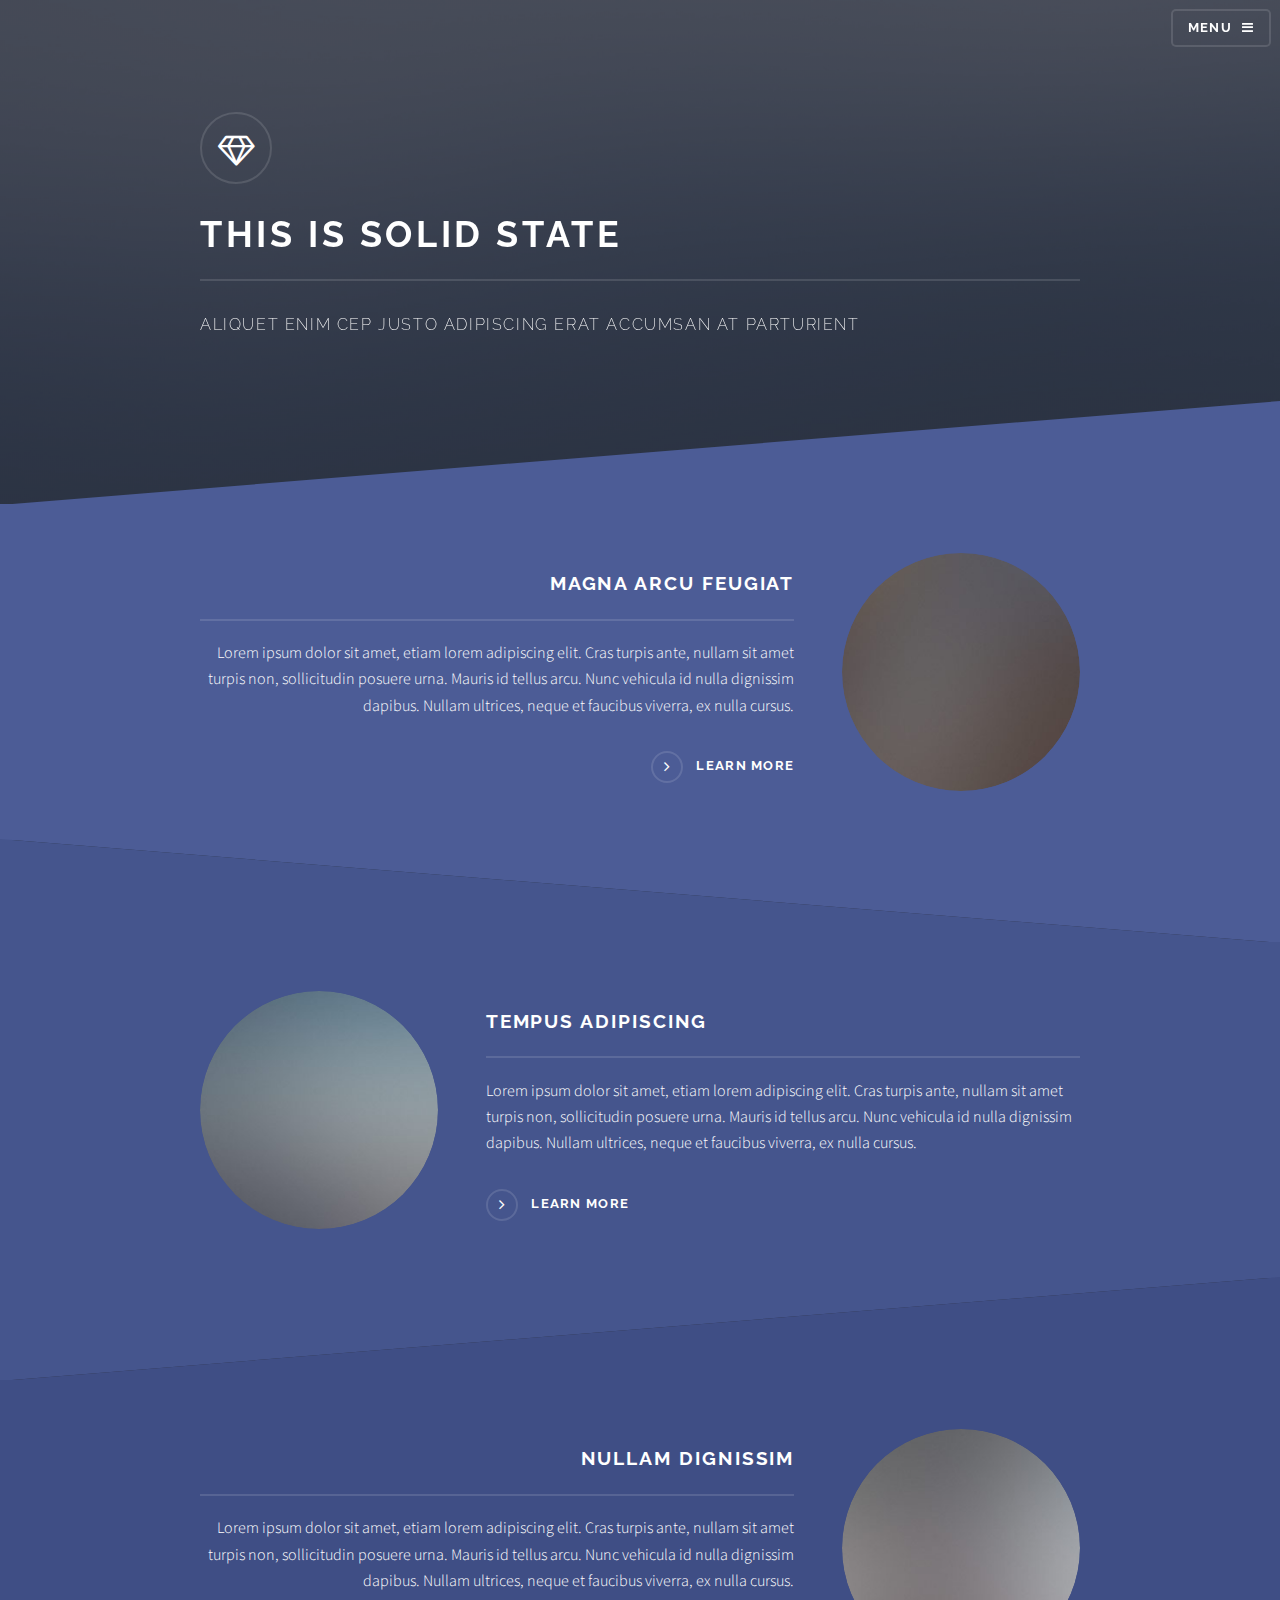
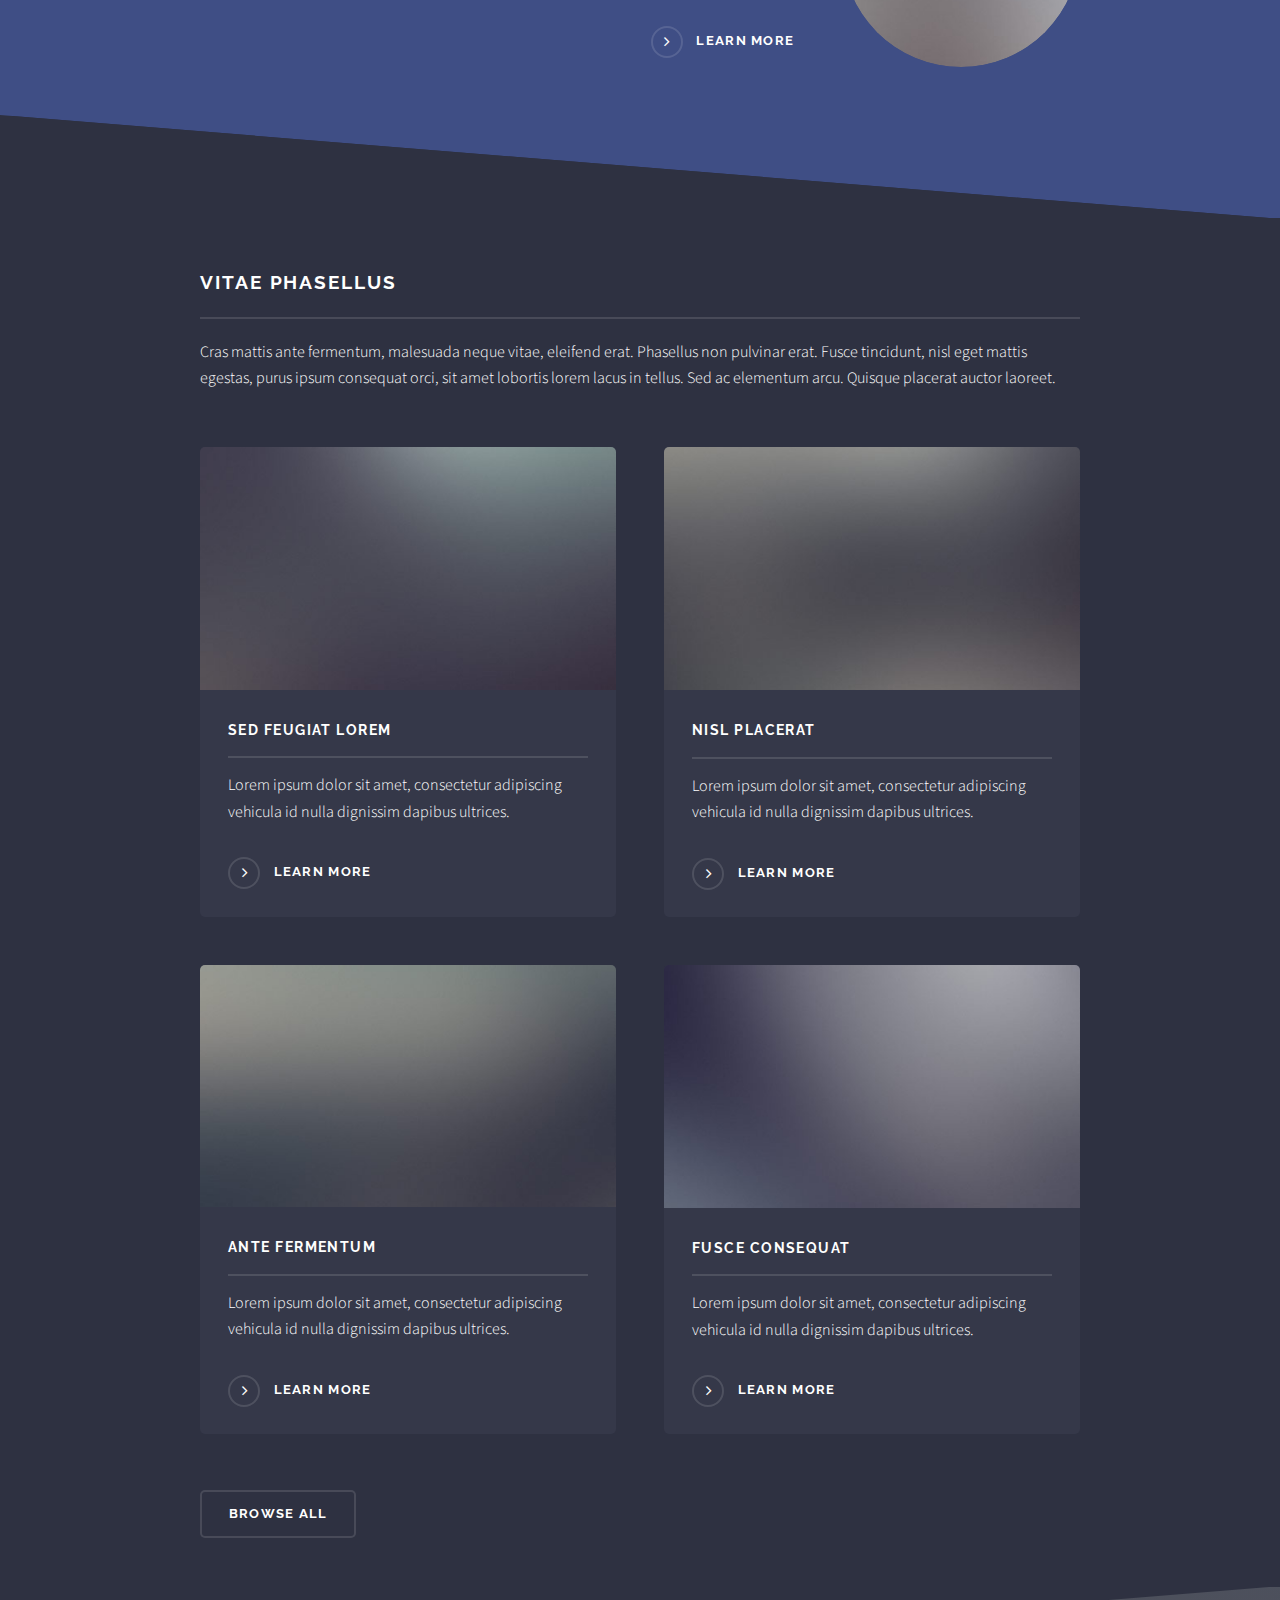
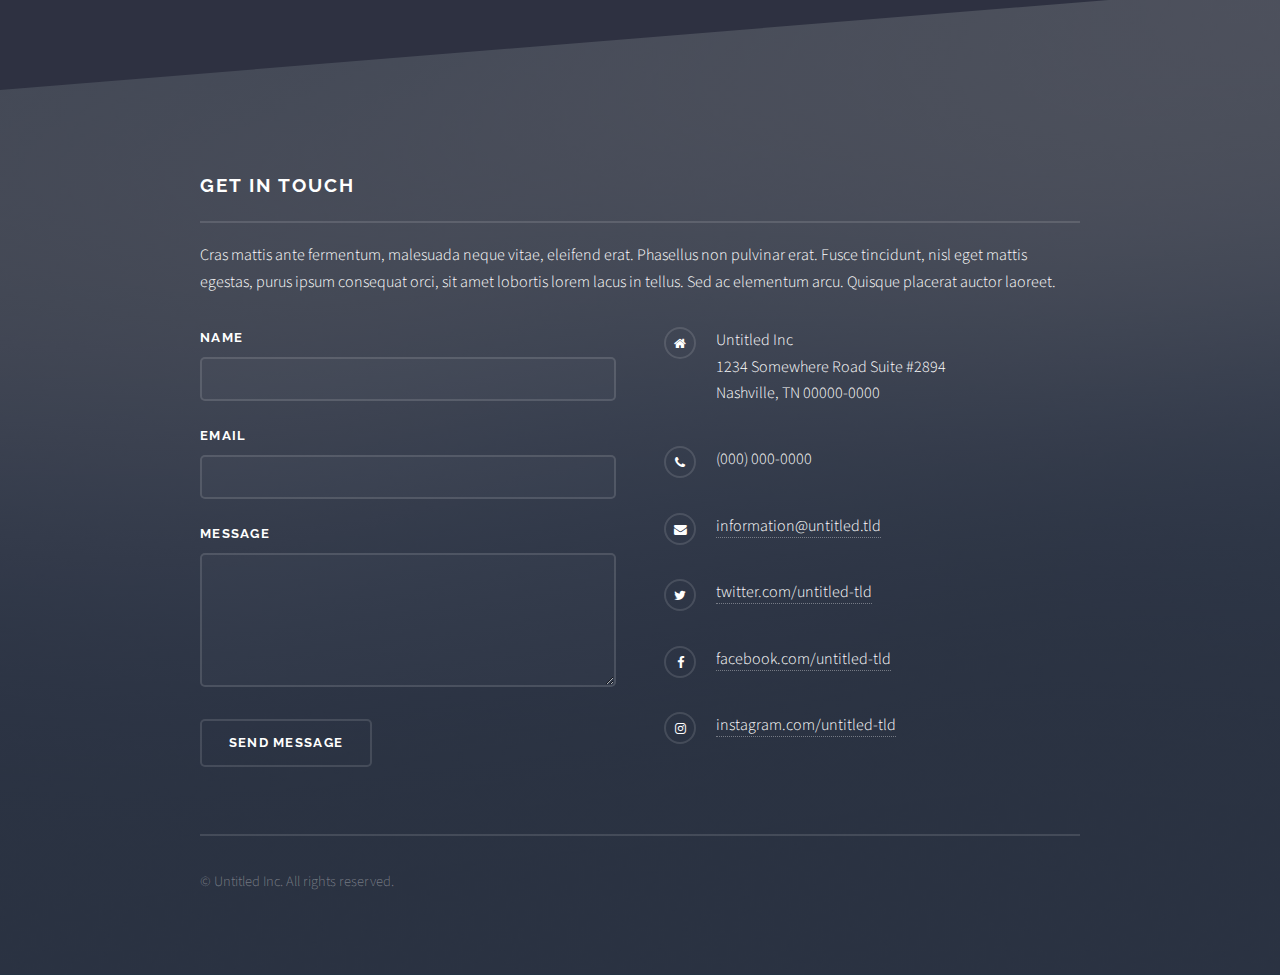
<file: blue/index.html>
<!DOCTYPE HTML>
<!--
	Solid State by Pixelarity
	pixelarity.com | hello@pixelarity.com
	License: pixelarity.com/license
-->
<html>
	<head>
		<title>Untitled</title>
		<meta charset="utf-8" />
		<meta name="viewport" content="width=device-width, initial-scale=1, user-scalable=no" />
		<link rel="stylesheet" href="assets/css/main.css" />
		<noscript><link rel="stylesheet" href="assets/css/noscript.css" /></noscript>
	</head>
	<body class="is-preload">

		<!-- Page Wrapper -->
			<div id="page-wrapper">

				<!-- Header -->
					<header id="header" class="alt">
						<h1><a href="index.html">Solid State</a></h1>
						<nav>
							<a href="#menu">Menu</a>
						</nav>
					</header>

				<!-- Menu -->
					<nav id="menu">
						<div class="inner">
							<h2>Menu</h2>
							<ul class="links">
								<li><a href="index.html">Home</a></li>
								<li><a href="generic.html">Generic</a></li>
								<li><a href="elements.html">Elements</a></li>
								<li><a href="#">Log In</a></li>
								<li><a href="#">Sign Up</a></li>
							</ul>
							<a href="#" class="close">Close</a>
						</div>
					</nav>

				<!-- Banner -->
					<section id="banner">
						<div class="inner">
							<div class="logo"><span class="icon fa-diamond"></span></div>
							<h2>This is Solid State</h2>
							<p>Aliquet enim cep justo adipiscing erat accumsan at Parturient</p>
						</div>
					</section>

				<!-- Wrapper -->
					<section id="wrapper">

						<!-- One -->
							<section id="one" class="wrapper spotlight style1">
								<div class="inner">
									<a href="#" class="image"><img src="images/pic01.jpg" alt="" /></a>
									<div class="content">
										<h2 class="major">Magna arcu feugiat</h2>
										<p>Lorem ipsum dolor sit amet, etiam lorem adipiscing elit. Cras turpis ante, nullam sit amet turpis non, sollicitudin posuere urna. Mauris id tellus arcu. Nunc vehicula id nulla dignissim dapibus. Nullam ultrices, neque et faucibus viverra, ex nulla cursus.</p>
										<a href="#" class="special">Learn more</a>
									</div>
								</div>
							</section>

						<!-- Two -->
							<section id="two" class="wrapper alt spotlight style2">
								<div class="inner">
									<a href="#" class="image"><img src="images/pic02.jpg" alt="" /></a>
									<div class="content">
										<h2 class="major">Tempus adipiscing</h2>
										<p>Lorem ipsum dolor sit amet, etiam lorem adipiscing elit. Cras turpis ante, nullam sit amet turpis non, sollicitudin posuere urna. Mauris id tellus arcu. Nunc vehicula id nulla dignissim dapibus. Nullam ultrices, neque et faucibus viverra, ex nulla cursus.</p>
										<a href="#" class="special">Learn more</a>
									</div>
								</div>
							</section>

						<!-- Three -->
							<section id="three" class="wrapper spotlight style3">
								<div class="inner">
									<a href="#" class="image"><img src="images/pic03.jpg" alt="" /></a>
									<div class="content">
										<h2 class="major">Nullam dignissim</h2>
										<p>Lorem ipsum dolor sit amet, etiam lorem adipiscing elit. Cras turpis ante, nullam sit amet turpis non, sollicitudin posuere urna. Mauris id tellus arcu. Nunc vehicula id nulla dignissim dapibus. Nullam ultrices, neque et faucibus viverra, ex nulla cursus.</p>
										<a href="#" class="special">Learn more</a>
									</div>
								</div>
							</section>

						<!-- Four -->
							<section id="four" class="wrapper alt style1">
								<div class="inner">
									<h2 class="major">Vitae phasellus</h2>
									<p>Cras mattis ante fermentum, malesuada neque vitae, eleifend erat. Phasellus non pulvinar erat. Fusce tincidunt, nisl eget mattis egestas, purus ipsum consequat orci, sit amet lobortis lorem lacus in tellus. Sed ac elementum arcu. Quisque placerat auctor laoreet.</p>
									<section class="features">
										<article>
											<a href="#" class="image"><img src="images/pic04.jpg" alt="" /></a>
											<h3 class="major">Sed feugiat lorem</h3>
											<p>Lorem ipsum dolor sit amet, consectetur adipiscing vehicula id nulla dignissim dapibus ultrices.</p>
											<a href="#" class="special">Learn more</a>
										</article>
										<article>
											<a href="#" class="image"><img src="images/pic05.jpg" alt="" /></a>
											<h3 class="major">Nisl placerat</h3>
											<p>Lorem ipsum dolor sit amet, consectetur adipiscing vehicula id nulla dignissim dapibus ultrices.</p>
											<a href="#" class="special">Learn more</a>
										</article>
										<article>
											<a href="#" class="image"><img src="images/pic06.jpg" alt="" /></a>
											<h3 class="major">Ante fermentum</h3>
											<p>Lorem ipsum dolor sit amet, consectetur adipiscing vehicula id nulla dignissim dapibus ultrices.</p>
											<a href="#" class="special">Learn more</a>
										</article>
										<article>
											<a href="#" class="image"><img src="images/pic07.jpg" alt="" /></a>
											<h3 class="major">Fusce consequat</h3>
											<p>Lorem ipsum dolor sit amet, consectetur adipiscing vehicula id nulla dignissim dapibus ultrices.</p>
											<a href="#" class="special">Learn more</a>
										</article>
									</section>
									<ul class="actions">
										<li><a href="#" class="button">Browse All</a></li>
									</ul>
								</div>
							</section>

					</section>

				<!-- Footer -->
					<section id="footer">
						<div class="inner">
							<h2 class="major">Get in touch</h2>
							<p>Cras mattis ante fermentum, malesuada neque vitae, eleifend erat. Phasellus non pulvinar erat. Fusce tincidunt, nisl eget mattis egestas, purus ipsum consequat orci, sit amet lobortis lorem lacus in tellus. Sed ac elementum arcu. Quisque placerat auctor laoreet.</p>
							<form method="post" action="#">
								<div class="fields">
									<div class="field">
										<label for="name">Name</label>
										<input type="text" name="name" id="name" />
									</div>
									<div class="field">
										<label for="email">Email</label>
										<input type="email" name="email" id="email" />
									</div>
									<div class="field">
										<label for="message">Message</label>
										<textarea name="message" id="message" rows="4"></textarea>
									</div>
								</div>
								<ul class="actions">
									<li><input type="submit" value="Send Message" /></li>
								</ul>
							</form>
							<ul class="contact">
								<li class="fa-home">
									Untitled Inc<br />
									1234 Somewhere Road Suite #2894<br />
									Nashville, TN 00000-0000
								</li>
								<li class="fa-phone">(000) 000-0000</li>
								<li class="fa-envelope"><a href="#">information@untitled.tld</a></li>
								<li class="fa-twitter"><a href="#">twitter.com/untitled-tld</a></li>
								<li class="fa-facebook"><a href="#">facebook.com/untitled-tld</a></li>
								<li class="fa-instagram"><a href="#">instagram.com/untitled-tld</a></li>
							</ul>
							<ul class="copyright">
								<li>&copy; Untitled Inc. All rights reserved.</li>
							</ul>
						</div>
					</section>

			</div>

		<!-- Scripts -->
			<script src="assets/js/jquery.min.js"></script>
			<script src="assets/js/jquery.scrollex.min.js"></script>
			<script src="assets/js/browser.min.js"></script>
			<script src="assets/js/breakpoints.min.js"></script>
			<script src="assets/js/util.js"></script>
			<script src="assets/js/main.js"></script>

	</body>
</html>
</file>
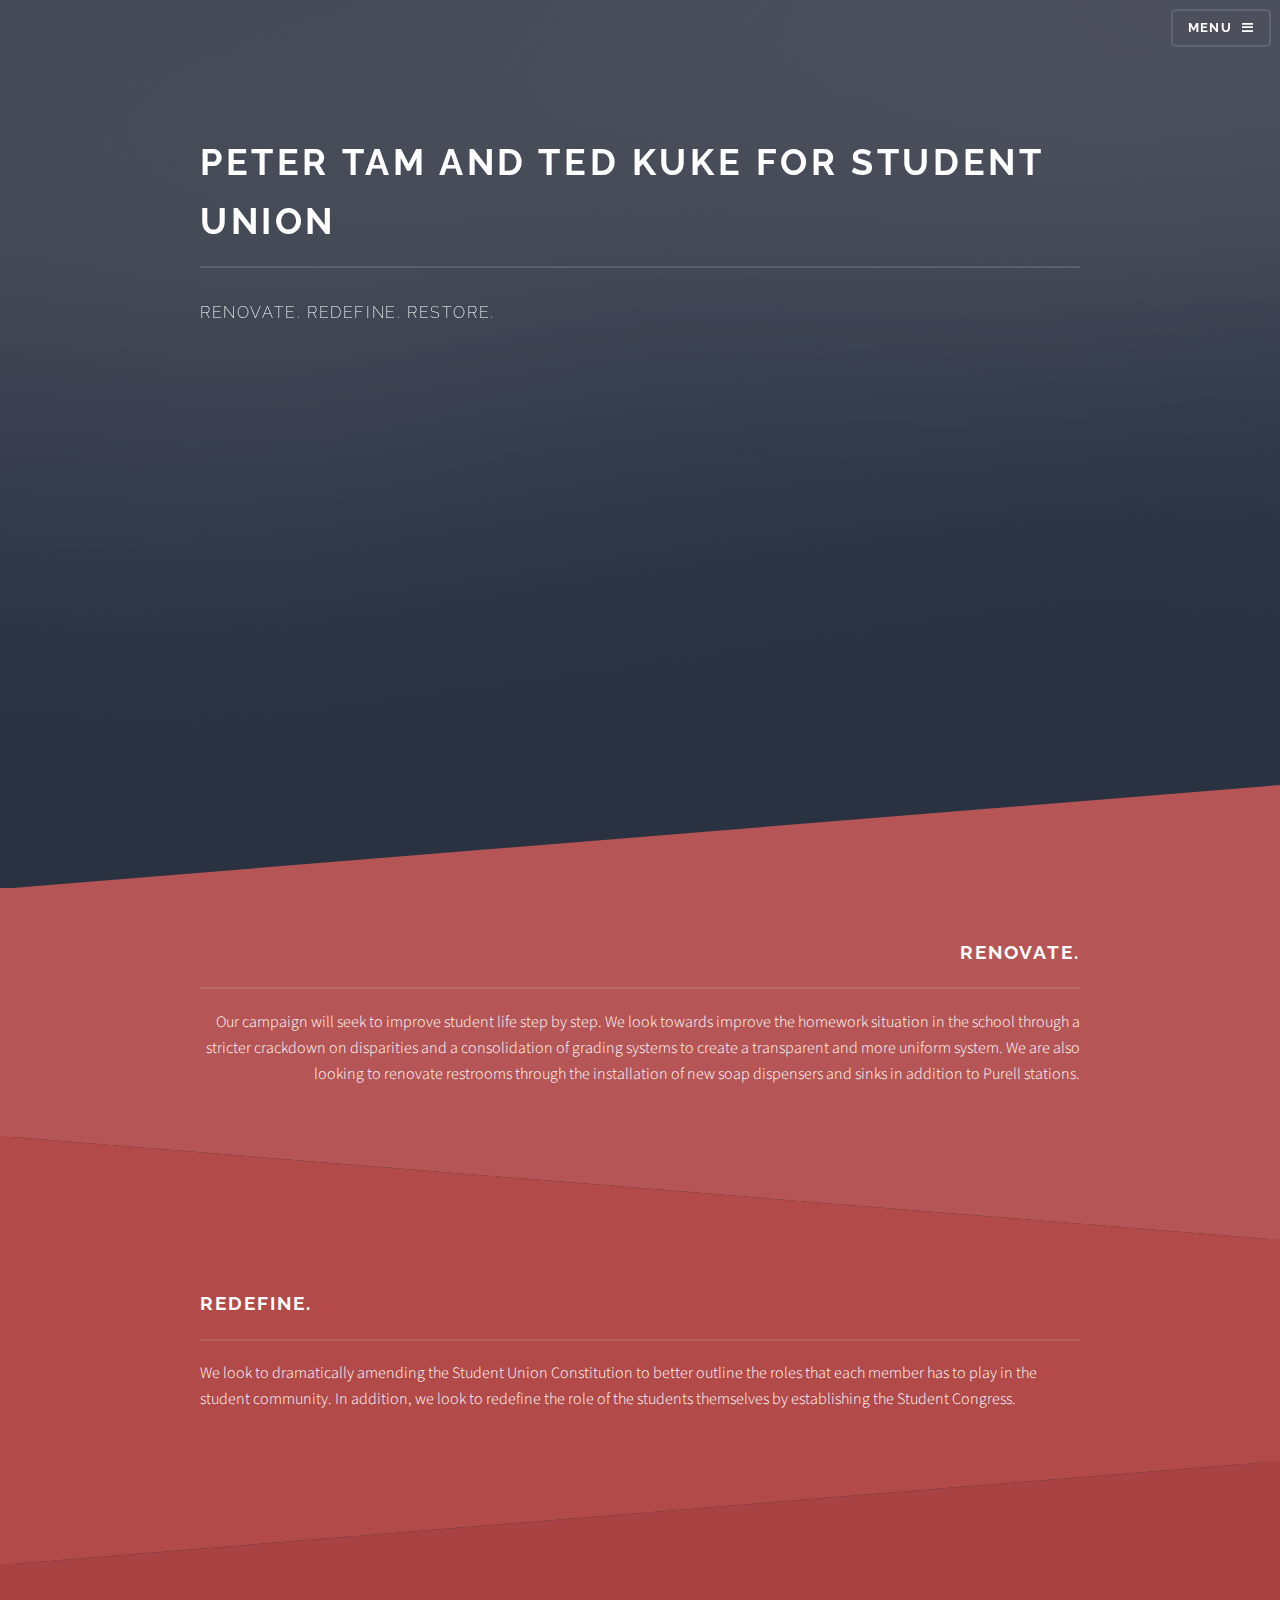
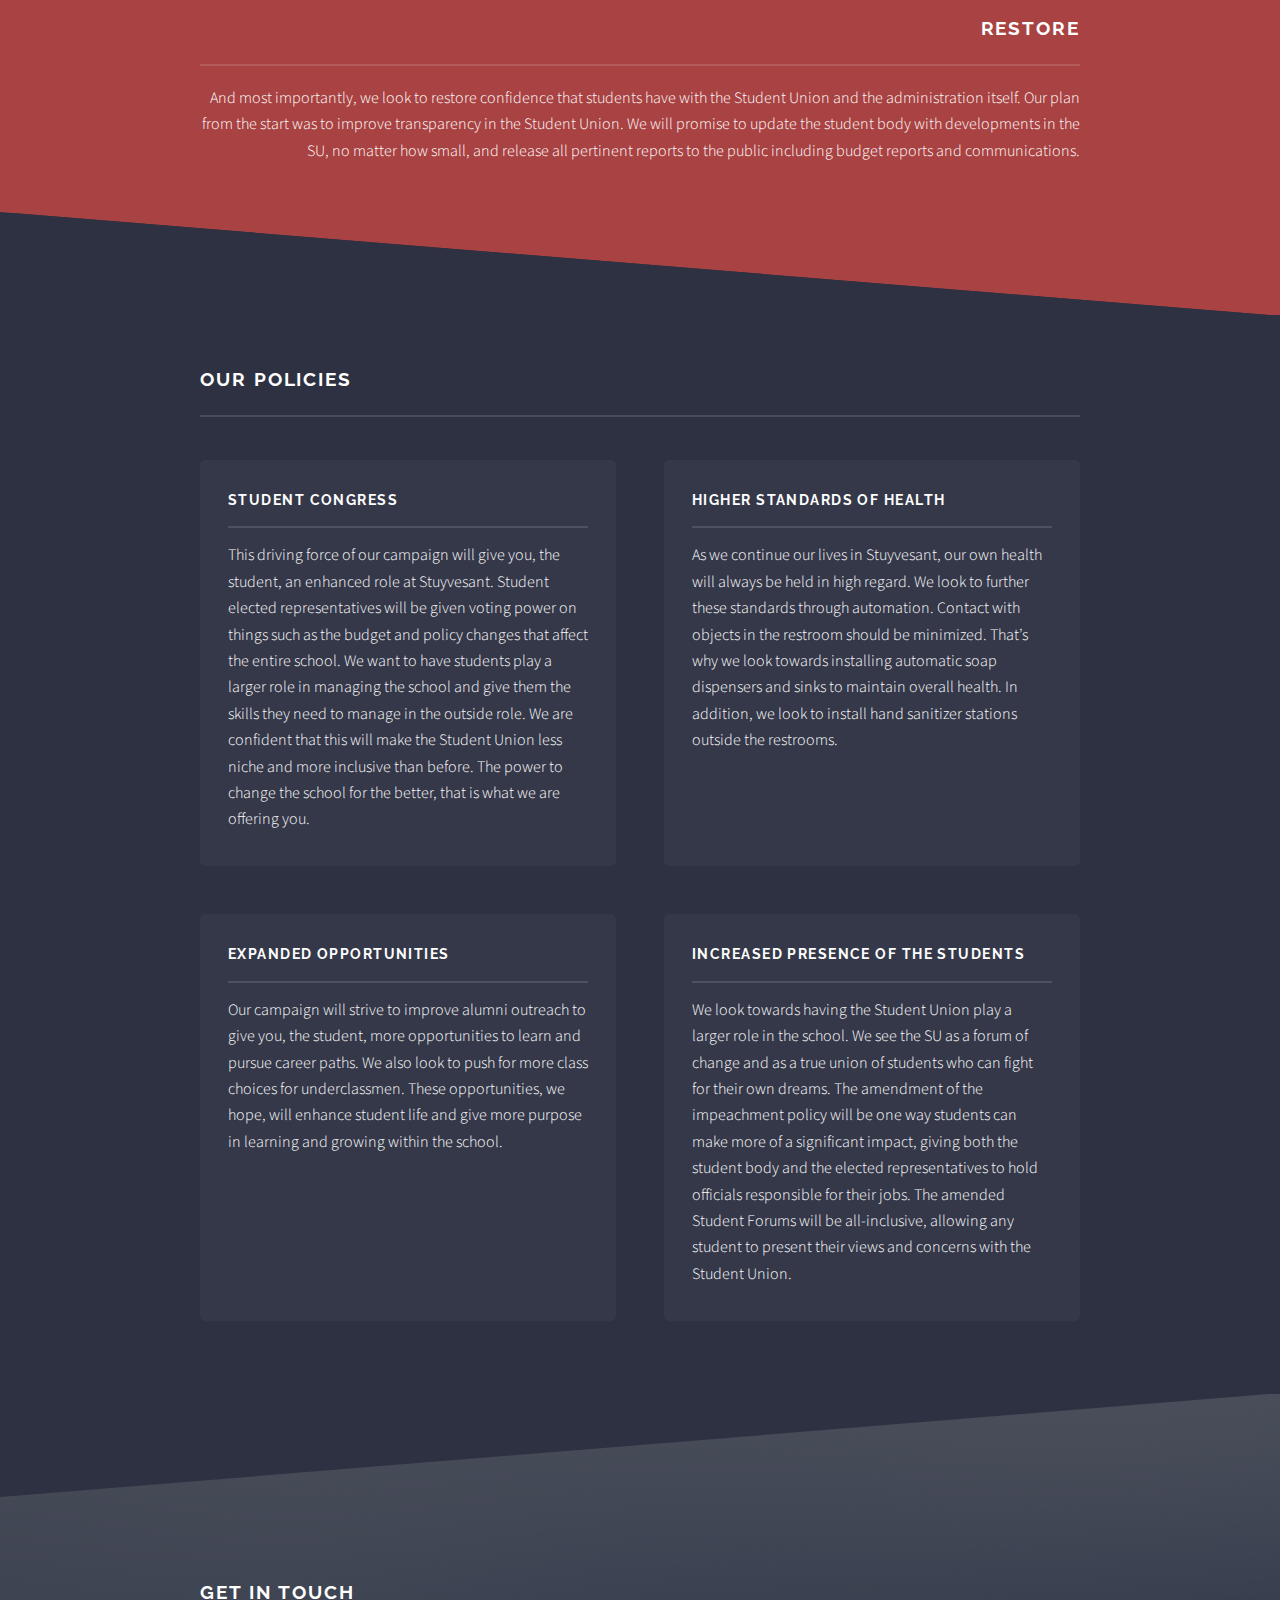
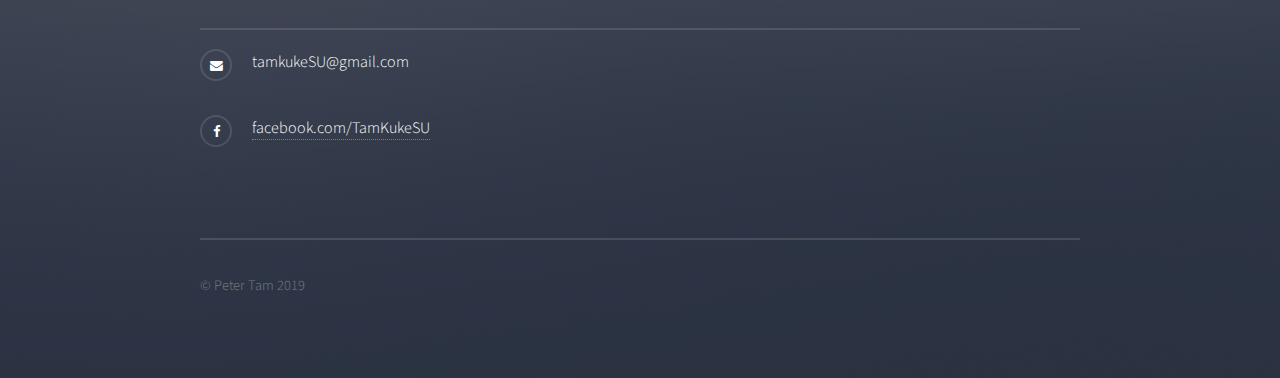
<file: docs/index.html>
<!DOCTYPE HTML>
<!--
	Solid State by Pixelarity
	pixelarity.com | hello@pixelarity.com
	License: pixelarity.com/license
-->
<html>
	<head>
		<title>Tam-Kuke for SU</title>
		<link rel="shortcut icon" href="images/favicon.png" type="image/png">
		<meta charset="utf-8" />
		<meta name="viewport" content="width=device-width, initial-scale=1, user-scalable=no" />
		<link rel="stylesheet" href="assets/css/main.css" />
		<noscript><link rel="stylesheet" href="assets/css/noscript.css" /></noscript>
	</head>
	<body class="is-preload">

		<!-- Page Wrapper -->
			<div id="page-wrapper" style = "background: url(images/group3.jpg); background-repeat: no-repeat; background-size: 100%;" >

				<!-- Header -->
					<header id="header" class="alt">
						<h1><a href="index.html">PETER TAM AND TED KUKE FOR STUDENT UNION</a></h1>
						<nav>
							<a href="#menu">Menu</a>
						</nav>
					</header>
				<!-- Menu -->
					<nav id="menu">
						<div class="inner">
							<h2>Menu</h2>
							<ul class="links">
								<li><a href="index.html">Home</a></li>
								<li><a href="generic.html">Meet the Team</a></li>
								<li><a href="policies.pdf" target="_blank">Campaign Policies</a></li>
								<li><a href="amendments.pdf" target="_blank">Constitutional Amendments</a></li>
								<li><a href="critiques.pdf" target="_blank">Policy Critiques</a></li>
							</ul>
							<a href="#" class="close">Close</a>
						</div>
					</nav>

				<!-- Banner -->
					<section id="banner">
						<div class="inner">
							<div class="logo"><span class=""></span></div>
							<h2>Peter Tam and Ted Kuke for Student Union</h2>
							<p>Renovate. Redefine. Restore.</p>
							<br><br><br><br><br><br><br><br><br><br><br><br><br><br><br>
						</div>
					</section>

				<!-- Wrapper -->
					<section id="wrapper">

						<!-- One -->
							<section id="one" class="wrapper spotlight style1">
								<div class="inner">
									<div class="content">
										<h2 class="major">Renovate.</h2>
										<p>Our campaign will seek to improve student life step by step. We look towards improve the homework situation in the school through a stricter crackdown on disparities and a consolidation of grading systems to create a transparent and more uniform system. We are also looking to renovate restrooms through the installation of new soap dispensers and sinks in addition to Purell stations.</p>
									</div>
								</div>
							</section>

						<!-- Two -->
							<section id="two" class="wrapper alt spotlight style2">
								<div class="inner">
									<div class="content">
										<h2 class="major">Redefine.</h2>
										<p>We look to dramatically amending the Student Union Constitution to better outline the roles that each member has to play in the student community. In addition, we look to redefine the role of the students themselves by establishing the Student Congress.</p>
									</div>
								</div>
							</section>

						<!-- Three -->
							<section id="three" class="wrapper spotlight style3">
								<div class="inner">
									<div class="content">
										<h2 class="major">Restore</h2>
										<p>And most importantly, we look to restore confidence that students have with the Student Union and the administration itself. Our plan from the start was to improve transparency in the Student Union. We will promise to update the student body with developments in the SU, no matter how small, and release all pertinent reports to the public including budget reports and communications.</p>
									</div>
								</div>
							</section>

						<!-- Four -->
							<section id="four" class="wrapper alt style1">
								<div class="inner">
									<h2 class="major">Our Policies</h2>
									<section class="features">
										<article>
											<h3 class="major">Student Congress</h3>
											<p>This driving force of our campaign will give you, the student, an enhanced role at Stuyvesant. Student elected representatives will be given voting power on things such as the budget and policy changes that affect the entire school. We want to have students play a larger role in managing the school and give them the skills they need to manage in the outside role. We are confident that this will make the Student Union less niche and more inclusive than before. The power to change the school for the better, that is what we are offering you.
											</p>	
										</article>
										<article>
											<h3 class="major">Higher standards of health</h3>
											<p>As we continue our lives in Stuyvesant, our own health will always be held in high regard. We look to further these standards through automation. Contact with objects in the restroom should be minimized. That’s why we look towards installing automatic soap dispensers and sinks to maintain overall health. In addition, we look to install hand sanitizer stations outside the restrooms. 
											</p>
										</article>
										<article>
											<h3 class="major">Expanded opportunities</h3>
											<p>Our campaign will strive to improve alumni outreach to give you, the student, more opportunities to learn and pursue career paths. We also look to push for more class choices for underclassmen. These opportunities, we hope, will enhance student life and give more purpose in learning and growing within the school. 
											</p>
										</article>
										<article>
											<h3 class="major">Increased presence of the students</h3>
											<p>We look towards having the Student Union play a larger role in the school. We see the SU as a forum of change and as a true union of students who can fight for their own dreams. The amendment of the impeachment policy will be one way students can make more of a significant impact, giving both the student body and the elected representatives to hold officials responsible for their jobs. The amended Student Forums will be all-inclusive, allowing any student to present their views and concerns with the Student Union. 
											</p>
										</article>
									</section>
									</ul>
								</div>
							</section>

					</section>

				<!-- Footer -->
					<section id="footer">
						<div class="inner">
							<h2 class="major">Get in touch</h2>
							<ul class="contact">
								<li class="fa-envelope">tamkukeSU@gmail.com</li>
								<li class="fa-facebook"><a href="https://www.facebook.com/TamKukeSU">facebook.com/TamKukeSU</a></li>
							</ul>
							<ul class="copyright">
								<li>&copy; Peter Tam 2019 </li>
							</ul>
						</div>
					</section>
					
			</div>

		<!-- Scripts -->
			<script src="assets/js/jquery.min.js"></script>
			<script src="assets/js/jquery.scrollex.min.js"></script>
			<script src="assets/js/browser.min.js"></script>
			<script src="assets/js/breakpoints.min.js"></script>
			<script src="assets/js/util.js"></script>
			<script src="assets/js/main.js"></script>

	</body>
</html>
</file>
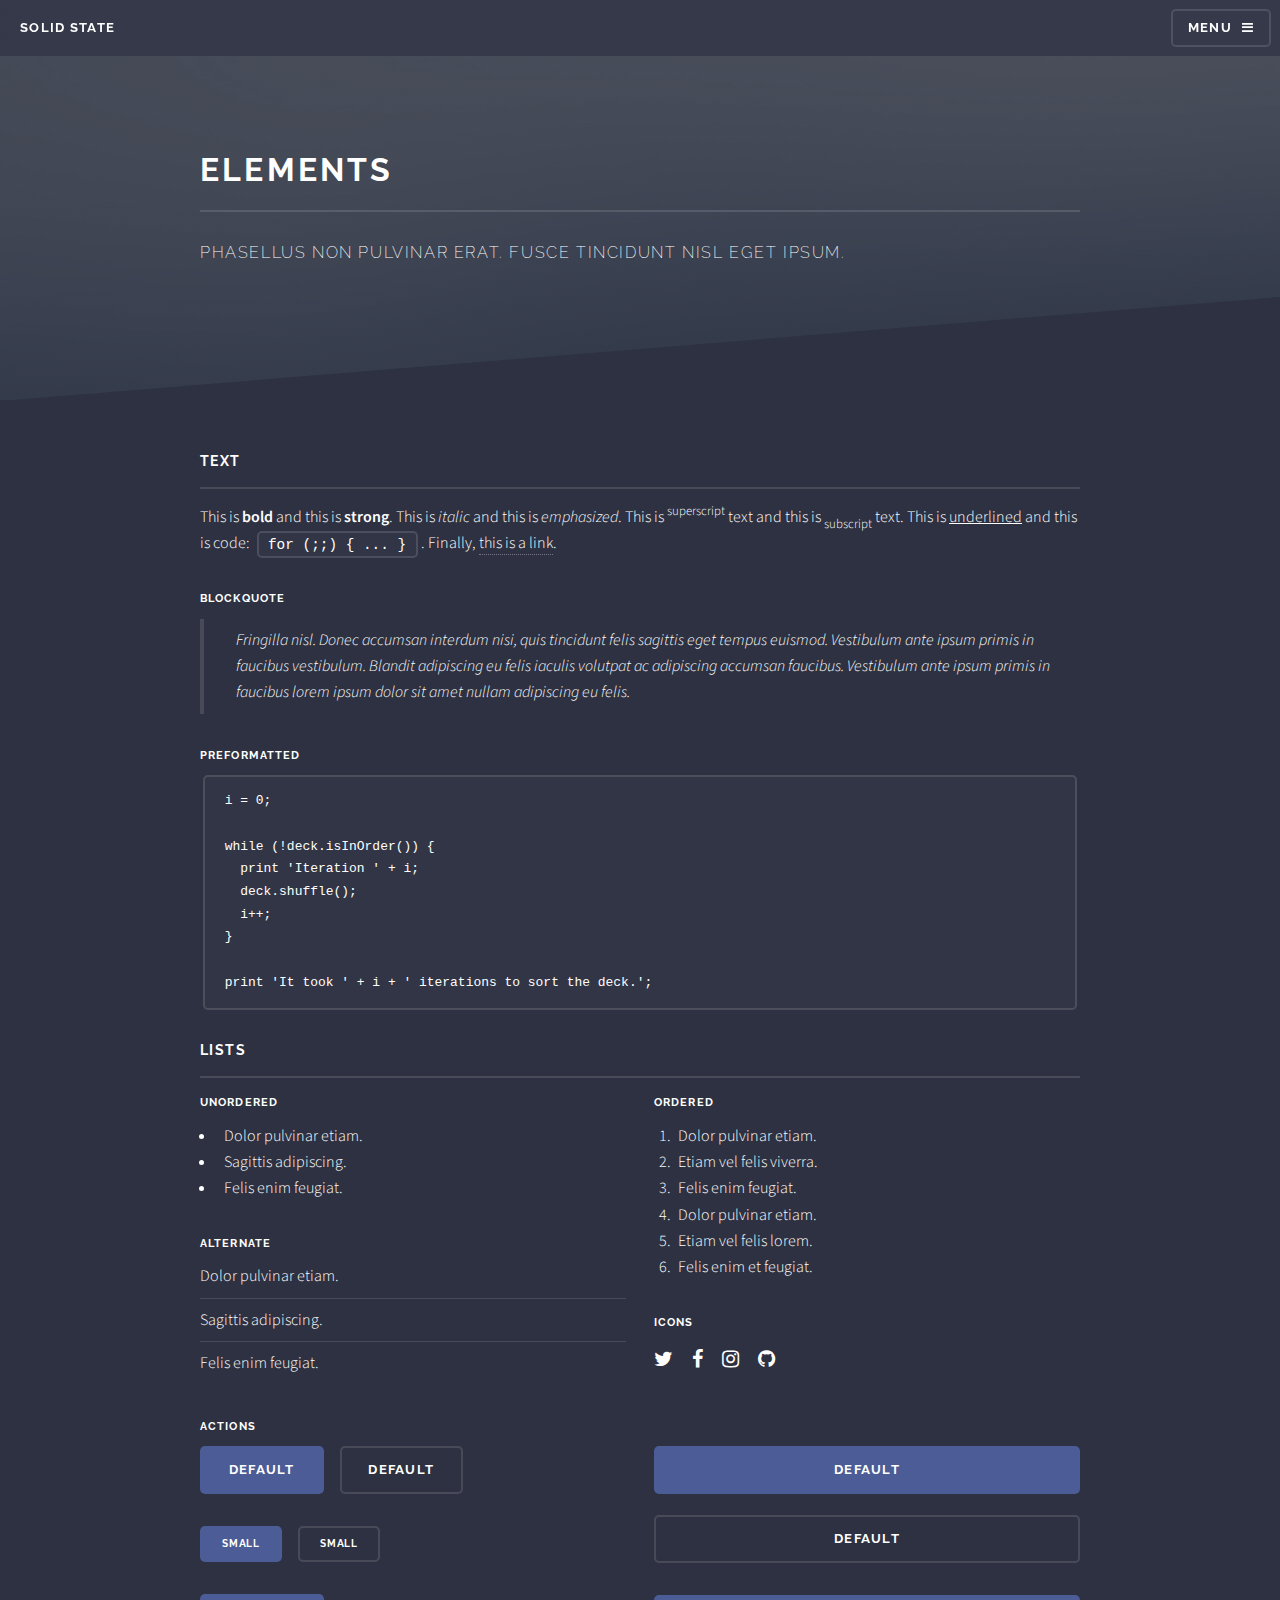
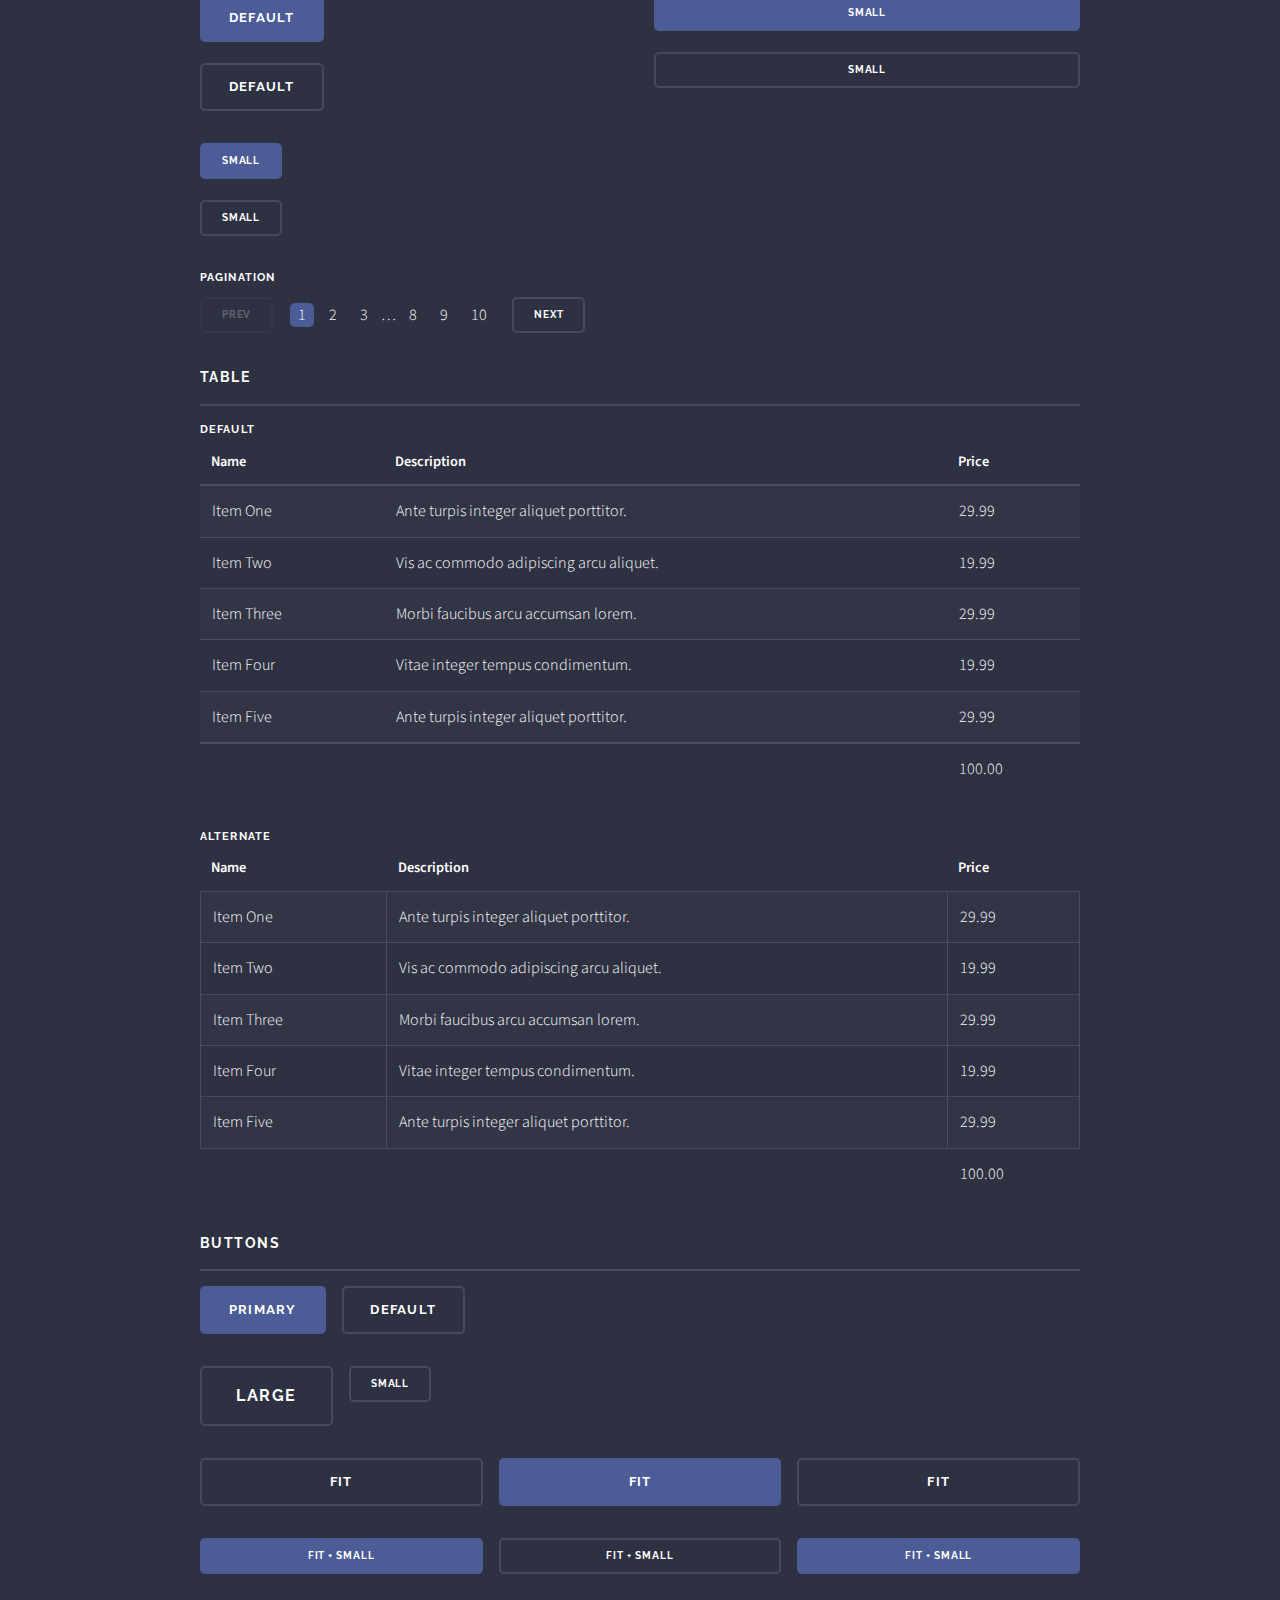
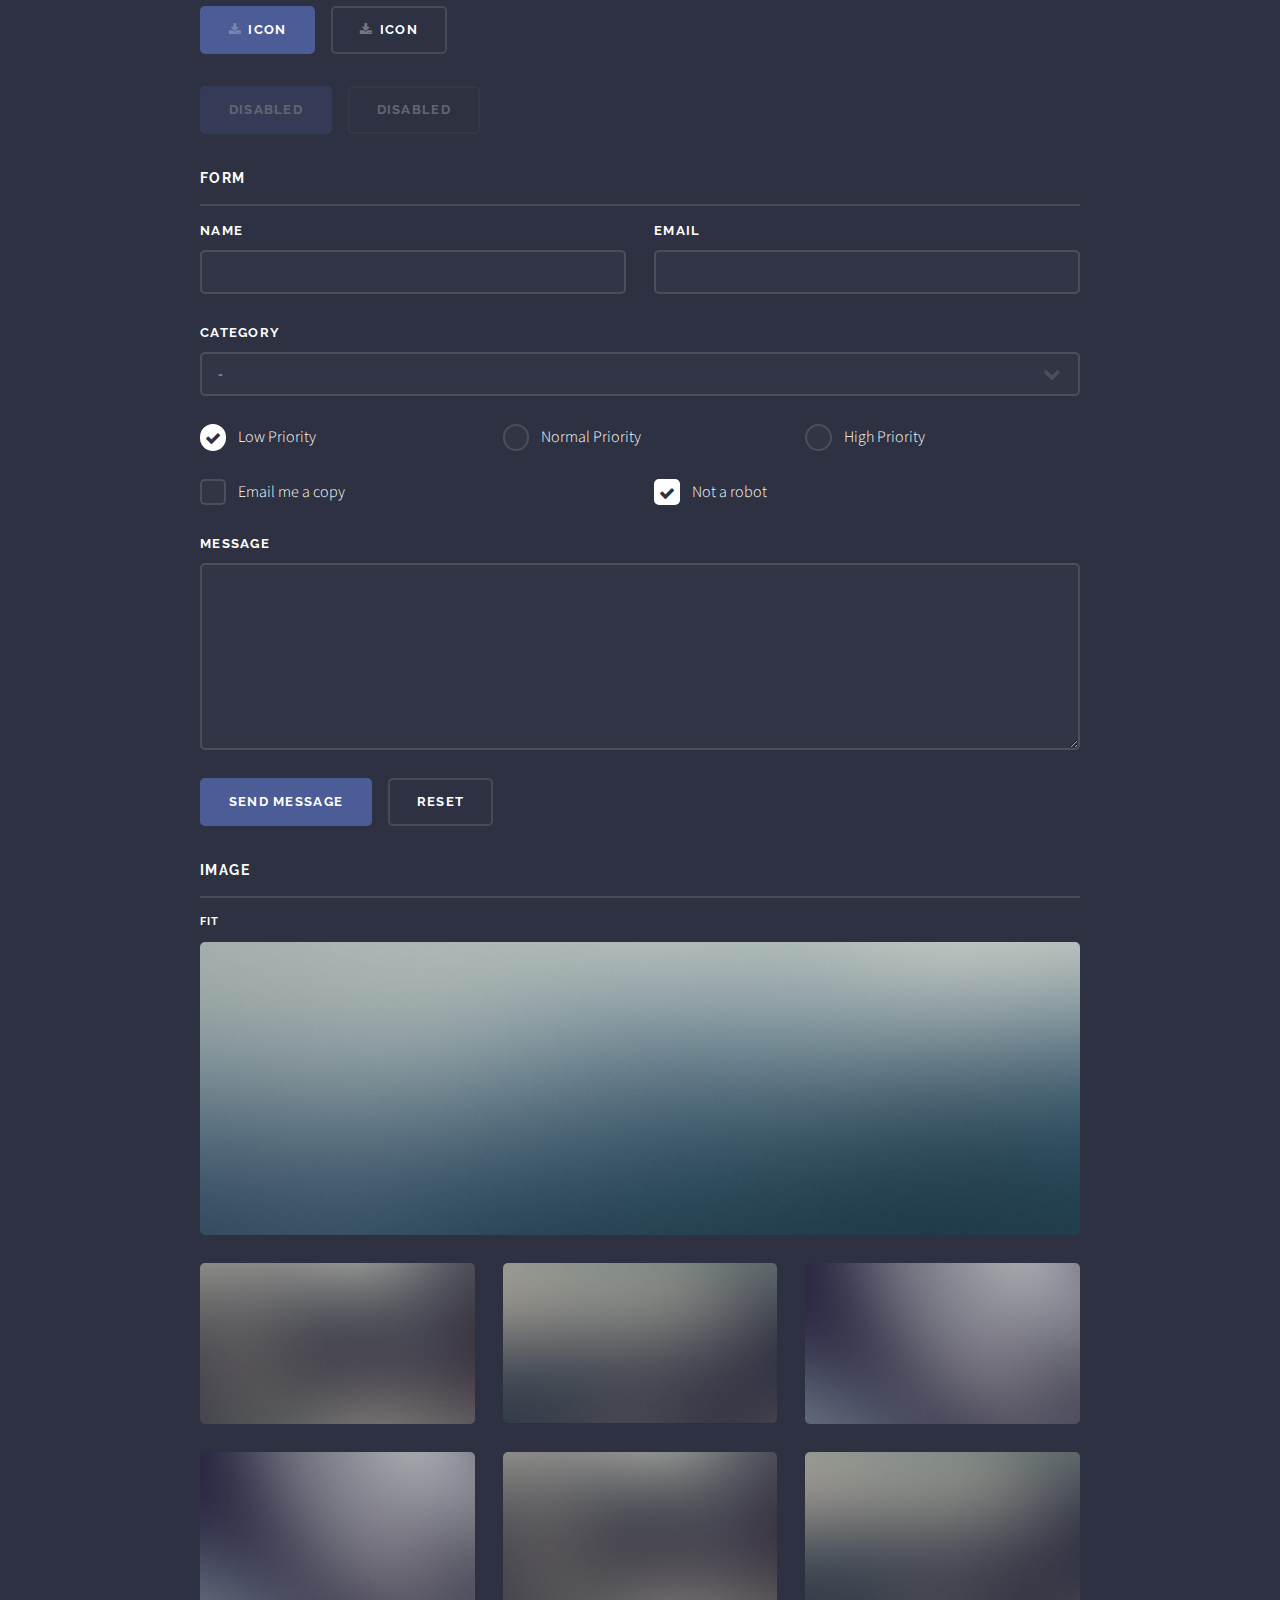
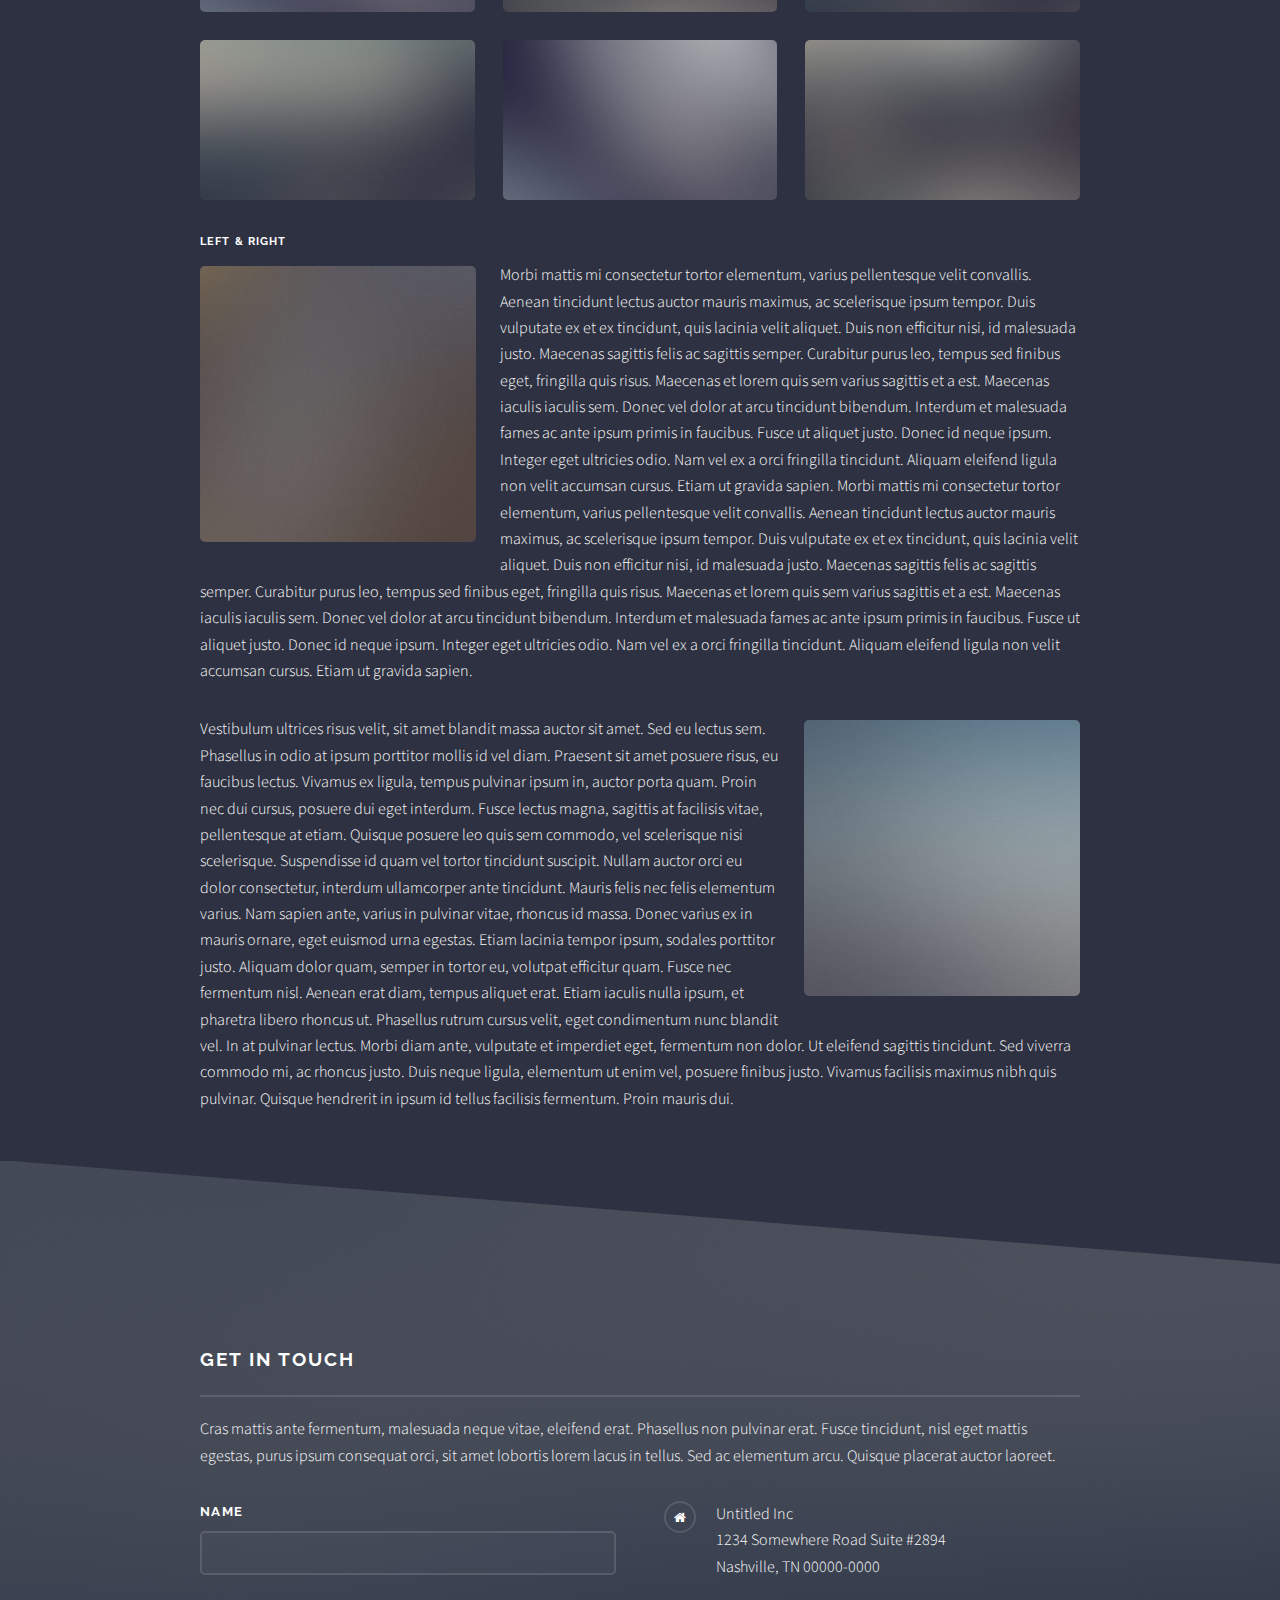
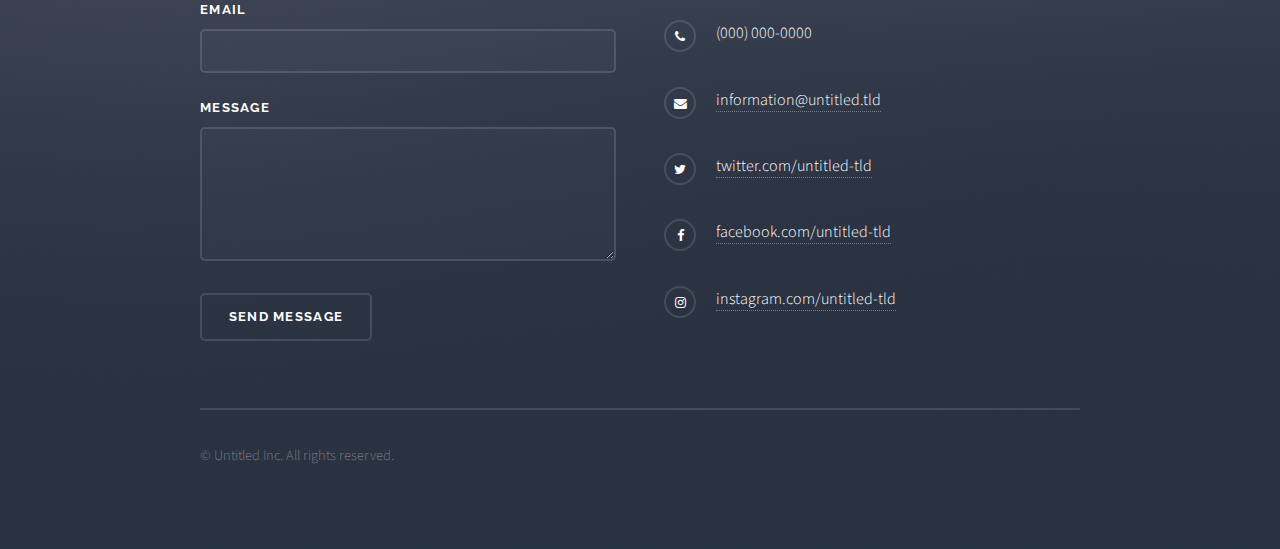
<file: blue/elements.html>
<!DOCTYPE HTML>
<!--
	Solid State by Pixelarity
	pixelarity.com | hello@pixelarity.com
	License: pixelarity.com/license
-->
<html>
	<head>
		<title>Untitled</title>
		<meta charset="utf-8" />
		<meta name="viewport" content="width=device-width, initial-scale=1, user-scalable=no" />
		<link rel="stylesheet" href="assets/css/main.css" />
		<noscript><link rel="stylesheet" href="assets/css/noscript.css" /></noscript>
	</head>
	<body class="is-preload">

		<!-- Page Wrapper -->
			<div id="page-wrapper">

				<!-- Header -->
					<header id="header">
						<h1><a href="index.html">Solid State</a></h1>
						<nav>
							<a href="#menu">Menu</a>
						</nav>
					</header>

				<!-- Menu -->
					<nav id="menu">
						<div class="inner">
							<h2>Menu</h2>
							<ul class="links">
								<li><a href="index.html">Home</a></li>
								<li><a href="generic.html">Generic</a></li>
								<li><a href="elements.html">Elements</a></li>
								<li><a href="#">Log In</a></li>
								<li><a href="#">Sign Up</a></li>
							</ul>
							<a href="#" class="close">Close</a>
						</div>
					</nav>

				<!-- Wrapper -->
					<section id="wrapper">
						<header>
							<div class="inner">
								<h2>Elements</h2>
								<p>Phasellus non pulvinar erat. Fusce tincidunt nisl eget ipsum.</p>
							</div>
						</header>

						<!-- Content -->
							<div class="wrapper">
								<div class="inner">

									<section>
										<h3 class="major">Text</h3>
										<p>This is <b>bold</b> and this is <strong>strong</strong>. This is <i>italic</i> and this is <em>emphasized</em>.
										This is <sup>superscript</sup> text and this is <sub>subscript</sub> text.
										This is <u>underlined</u> and this is code: <code>for (;;) { ... }</code>. Finally, <a href="#">this is a link</a>.</p>
										<h4>Blockquote</h4>
										<blockquote>Fringilla nisl. Donec accumsan interdum nisi, quis tincidunt felis sagittis eget tempus euismod. Vestibulum ante ipsum primis in faucibus vestibulum. Blandit adipiscing eu felis iaculis volutpat ac adipiscing accumsan faucibus. Vestibulum ante ipsum primis in faucibus lorem ipsum dolor sit amet nullam adipiscing eu felis.</blockquote>
										<h4>Preformatted</h4>
										<pre><code>i = 0;

while (!deck.isInOrder()) {
  print 'Iteration ' + i;
  deck.shuffle();
  i++;
}

print 'It took ' + i + ' iterations to sort the deck.';</code></pre>
									</section>

									<section>
										<h3 class="major">Lists</h3>
										<div class="row">
											<div class="col-6 col-12-medium">
												<h4>Unordered</h4>
												<ul>
													<li>Dolor pulvinar etiam.</li>
													<li>Sagittis adipiscing.</li>
													<li>Felis enim feugiat.</li>
												</ul>
												<h4>Alternate</h4>
												<ul class="alt">
													<li>Dolor pulvinar etiam.</li>
													<li>Sagittis adipiscing.</li>
													<li>Felis enim feugiat.</li>
												</ul>
											</div>
											<div class="col-6 col-12-medium">
												<h4>Ordered</h4>
												<ol>
													<li>Dolor pulvinar etiam.</li>
													<li>Etiam vel felis viverra.</li>
													<li>Felis enim feugiat.</li>
													<li>Dolor pulvinar etiam.</li>
													<li>Etiam vel felis lorem.</li>
													<li>Felis enim et feugiat.</li>
												</ol>
												<h4>Icons</h4>
												<ul class="icons">
													<li><a href="#" class="icon fa-twitter"><span class="label">Twitter</span></a></li>
													<li><a href="#" class="icon fa-facebook"><span class="label">Facebook</span></a></li>
													<li><a href="#" class="icon fa-instagram"><span class="label">Instagram</span></a></li>
													<li><a href="#" class="icon fa-github"><span class="label">Github</span></a></li>
												</ul>
											</div>
										</div>
										<h4>Actions</h4>
										<div class="row">
											<div class="col-6 col-12-medium">
												<ul class="actions">
													<li><a href="#" class="button primary">Default</a></li>
													<li><a href="#" class="button">Default</a></li>
												</ul>
												<ul class="actions small">
													<li><a href="#" class="button primary small">Small</a></li>
													<li><a href="#" class="button small">Small</a></li>
												</ul>
												<ul class="actions stacked">
													<li><a href="#" class="button primary">Default</a></li>
													<li><a href="#" class="button">Default</a></li>
												</ul>
												<ul class="actions stacked small">
													<li><a href="#" class="button primary small">Small</a></li>
													<li><a href="#" class="button small">Small</a></li>
												</ul>
											</div>
											<div class="col-6 col-12-medium">
												<ul class="actions stacked">
													<li><a href="#" class="button primary fit">Default</a></li>
													<li><a href="#" class="button fit">Default</a></li>
												</ul>
												<ul class="actions stacked small">
													<li><a href="#" class="button primary small fit">Small</a></li>
													<li><a href="#" class="button small fit">Small</a></li>
												</ul>
											</div>
										</div>
										<h4>Pagination</h4>
										<ul class="pagination">
											<li><span class="button small disabled">Prev</span></li>
											<li><a href="#" class="page active">1</a></li>
											<li><a href="#" class="page">2</a></li>
											<li><a href="#" class="page">3</a></li>
											<li><span>&hellip;</span></li>
											<li><a href="#" class="page">8</a></li>
											<li><a href="#" class="page">9</a></li>
											<li><a href="#" class="page">10</a></li>
											<li><a href="#" class="button small">Next</a></li>
										</ul>
									</section>

									<section>
										<h3 class="major">Table</h3>
										<h4>Default</h4>
										<div class="table-wrapper">
											<table>
												<thead>
													<tr>
														<th>Name</th>
														<th>Description</th>
														<th>Price</th>
													</tr>
												</thead>
												<tbody>
													<tr>
														<td>Item One</td>
														<td>Ante turpis integer aliquet porttitor.</td>
														<td>29.99</td>
													</tr>
													<tr>
														<td>Item Two</td>
														<td>Vis ac commodo adipiscing arcu aliquet.</td>
														<td>19.99</td>
													</tr>
													<tr>
														<td>Item Three</td>
														<td> Morbi faucibus arcu accumsan lorem.</td>
														<td>29.99</td>
													</tr>
													<tr>
														<td>Item Four</td>
														<td>Vitae integer tempus condimentum.</td>
														<td>19.99</td>
													</tr>
													<tr>
														<td>Item Five</td>
														<td>Ante turpis integer aliquet porttitor.</td>
														<td>29.99</td>
													</tr>
												</tbody>
												<tfoot>
													<tr>
														<td colspan="2"></td>
														<td>100.00</td>
													</tr>
												</tfoot>
											</table>
										</div>

										<h4>Alternate</h4>
										<div class="table-wrapper">
											<table class="alt">
												<thead>
													<tr>
														<th>Name</th>
														<th>Description</th>
														<th>Price</th>
													</tr>
												</thead>
												<tbody>
													<tr>
														<td>Item One</td>
														<td>Ante turpis integer aliquet porttitor.</td>
														<td>29.99</td>
													</tr>
													<tr>
														<td>Item Two</td>
														<td>Vis ac commodo adipiscing arcu aliquet.</td>
														<td>19.99</td>
													</tr>
													<tr>
														<td>Item Three</td>
														<td> Morbi faucibus arcu accumsan lorem.</td>
														<td>29.99</td>
													</tr>
													<tr>
														<td>Item Four</td>
														<td>Vitae integer tempus condimentum.</td>
														<td>19.99</td>
													</tr>
													<tr>
														<td>Item Five</td>
														<td>Ante turpis integer aliquet porttitor.</td>
														<td>29.99</td>
													</tr>
												</tbody>
												<tfoot>
													<tr>
														<td colspan="2"></td>
														<td>100.00</td>
													</tr>
												</tfoot>
											</table>
										</div>
									</section>

									<section>
										<h3 class="major">Buttons</h3>
										<ul class="actions">
											<li><a href="#" class="button primary">Primary</a></li>
											<li><a href="#" class="button">Default</a></li>
										</ul>
										<ul class="actions">
											<li><a href="#" class="button large">Large</a></li>
											<li><a href="#" class="button small">Small</a></li>
										</ul>
										<ul class="actions fit">
											<li><a href="#" class="button fit">Fit</a></li>
											<li><a href="#" class="button primary fit">Fit</a></li>
											<li><a href="#" class="button fit">Fit</a></li>
										</ul>
										<ul class="actions fit small">
											<li><a href="#" class="button primary fit small">Fit + Small</a></li>
											<li><a href="#" class="button fit small">Fit + Small</a></li>
											<li><a href="#" class="button primary fit small">Fit + Small</a></li>
										</ul>
										<ul class="actions">
											<li><a href="#" class="button primary icon fa-download">Icon</a></li>
											<li><a href="#" class="button icon fa-download">Icon</a></li>
										</ul>
										<ul class="actions">
											<li><span class="button primary disabled">Disabled</span></li>
											<li><span class="button disabled">Disabled</span></li>
										</ul>
									</section>

									<section>
										<h3 class="major">Form</h3>
										<form method="post" action="#">
											<div class="row gtr-uniform">
												<div class="col-6 col-12-xsmall">
													<label for="demo-name">Name</label>
													<input type="text" name="demo-name" id="demo-name" value="" />
												</div>
												<div class="col-6 col-12-xsmall">
													<label for="demo-email">Email</label>
													<input type="email" name="demo-email" id="demo-email" value="" />
												</div>
												<div class="col-12">
													<label for="demo-category">Category</label>
													<select name="demo-category" id="demo-category">
														<option value="">-</option>
														<option value="1">Manufacturing</option>
														<option value="1">Shipping</option>
														<option value="1">Administration</option>
														<option value="1">Human Resources</option>
													</select>
												</div>
												<div class="col-4 col-12-small">
													<input type="radio" id="demo-priority-low" name="demo-priority" checked>
													<label for="demo-priority-low">Low Priority</label>
												</div>
												<div class="col-4 col-12-small">
													<input type="radio" id="demo-priority-normal" name="demo-priority">
													<label for="demo-priority-normal">Normal Priority</label>
												</div>
												<div class="col-4 col-12-small">
													<input type="radio" id="demo-priority-high" name="demo-priority">
													<label for="demo-priority-high">High Priority</label>
												</div>
												<div class="col-6 col-12-small">
													<input type="checkbox" id="demo-copy" name="demo-copy">
													<label for="demo-copy">Email me a copy</label>
												</div>
												<div class="col-6 col-12-small">
													<input type="checkbox" id="demo-human" name="demo-human" checked>
													<label for="demo-human">Not a robot</label>
												</div>
												<div class="col-12">
													<label for="demo-message">Message</label>
													<textarea name="demo-message" id="demo-message" rows="6"></textarea>
												</div>
												<div class="col-12">
													<ul class="actions">
														<li><input type="submit" value="Send Message" class="primary" /></li>
														<li><input type="reset" value="Reset" /></li>
													</ul>
												</div>
											</div>
										</form>
									</section>

									<section>
										<h3 class="major">Image</h3>
										<h4>Fit</h4>
										<div class="box alt">
											<div class="row gtr-uniform">
												<div class="col-12"><span class="image fit"><img src="images/pic08.jpg" alt="" /></span></div>
												<div class="col-4"><span class="image fit"><img src="images/pic05.jpg" alt="" /></span></div>
												<div class="col-4"><span class="image fit"><img src="images/pic06.jpg" alt="" /></span></div>
												<div class="col-4"><span class="image fit"><img src="images/pic07.jpg" alt="" /></span></div>
												<div class="col-4"><span class="image fit"><img src="images/pic07.jpg" alt="" /></span></div>
												<div class="col-4"><span class="image fit"><img src="images/pic05.jpg" alt="" /></span></div>
												<div class="col-4"><span class="image fit"><img src="images/pic06.jpg" alt="" /></span></div>
												<div class="col-4"><span class="image fit"><img src="images/pic06.jpg" alt="" /></span></div>
												<div class="col-4"><span class="image fit"><img src="images/pic07.jpg" alt="" /></span></div>
												<div class="col-4"><span class="image fit"><img src="images/pic05.jpg" alt="" /></span></div>
											</div>
										</div>
										<h4>Left &amp; Right</h4>
										<p><span class="image left"><img src="images/pic01.jpg" alt="" /></span>Morbi mattis mi consectetur tortor elementum, varius pellentesque velit convallis. Aenean tincidunt lectus auctor mauris maximus, ac scelerisque ipsum tempor. Duis vulputate ex et ex tincidunt, quis lacinia velit aliquet. Duis non efficitur nisi, id malesuada justo. Maecenas sagittis felis ac sagittis semper. Curabitur purus leo, tempus sed finibus eget, fringilla quis risus. Maecenas et lorem quis sem varius sagittis et a est. Maecenas iaculis iaculis sem. Donec vel dolor at arcu tincidunt bibendum. Interdum et malesuada fames ac ante ipsum primis in faucibus. Fusce ut aliquet justo. Donec id neque ipsum. Integer eget ultricies odio. Nam vel ex a orci fringilla tincidunt. Aliquam eleifend ligula non velit accumsan cursus. Etiam ut gravida sapien. Morbi mattis mi consectetur tortor elementum, varius pellentesque velit convallis. Aenean tincidunt lectus auctor mauris maximus, ac scelerisque ipsum tempor. Duis vulputate ex et ex tincidunt, quis lacinia velit aliquet. Duis non efficitur nisi, id malesuada justo. Maecenas sagittis felis ac sagittis semper. Curabitur purus leo, tempus sed finibus eget, fringilla quis risus. Maecenas et lorem quis sem varius sagittis et a est. Maecenas iaculis iaculis sem. Donec vel dolor at arcu tincidunt bibendum. Interdum et malesuada fames ac ante ipsum primis in faucibus. Fusce ut aliquet justo. Donec id neque ipsum. Integer eget ultricies odio. Nam vel ex a orci fringilla tincidunt. Aliquam eleifend ligula non velit accumsan cursus. Etiam ut gravida sapien.</p>
										<p><span class="image right"><img src="images/pic02.jpg" alt="" /></span>Vestibulum ultrices risus velit, sit amet blandit massa auctor sit amet. Sed eu lectus sem. Phasellus in odio at ipsum porttitor mollis id vel diam. Praesent sit amet posuere risus, eu faucibus lectus. Vivamus ex ligula, tempus pulvinar ipsum in, auctor porta quam. Proin nec dui cursus, posuere dui eget interdum. Fusce lectus magna, sagittis at facilisis vitae, pellentesque at etiam. Quisque posuere leo quis sem commodo, vel scelerisque nisi scelerisque. Suspendisse id quam vel tortor tincidunt suscipit. Nullam auctor orci eu dolor consectetur, interdum ullamcorper ante tincidunt. Mauris felis nec felis elementum varius. Nam sapien ante, varius in pulvinar vitae, rhoncus id massa. Donec varius ex in mauris ornare, eget euismod urna egestas. Etiam lacinia tempor ipsum, sodales porttitor justo. Aliquam dolor quam, semper in tortor eu, volutpat efficitur quam. Fusce nec fermentum nisl. Aenean erat diam, tempus aliquet erat. Etiam iaculis nulla ipsum, et pharetra libero rhoncus ut. Phasellus rutrum cursus velit, eget condimentum nunc blandit vel. In at pulvinar lectus. Morbi diam ante, vulputate et imperdiet eget, fermentum non dolor. Ut eleifend sagittis tincidunt. Sed viverra commodo mi, ac rhoncus justo. Duis neque ligula, elementum ut enim vel, posuere finibus justo. Vivamus facilisis maximus nibh quis pulvinar. Quisque hendrerit in ipsum id tellus facilisis fermentum. Proin mauris dui.</p>
									</section>

								</div>
							</div>

					</section>

				<!-- Footer -->
					<section id="footer">
						<div class="inner">
							<h2 class="major">Get in touch</h2>
							<p>Cras mattis ante fermentum, malesuada neque vitae, eleifend erat. Phasellus non pulvinar erat. Fusce tincidunt, nisl eget mattis egestas, purus ipsum consequat orci, sit amet lobortis lorem lacus in tellus. Sed ac elementum arcu. Quisque placerat auctor laoreet.</p>
							<form method="post" action="#">
								<div class="fields">
									<div class="field">
										<label for="name">Name</label>
										<input type="text" name="name" id="name" />
									</div>
									<div class="field">
										<label for="email">Email</label>
										<input type="email" name="email" id="email" />
									</div>
									<div class="field">
										<label for="message">Message</label>
										<textarea name="message" id="message" rows="4"></textarea>
									</div>
								</div>
								<ul class="actions">
									<li><input type="submit" value="Send Message" /></li>
								</ul>
							</form>
							<ul class="contact">
								<li class="fa-home">
									Untitled Inc<br />
									1234 Somewhere Road Suite #2894<br />
									Nashville, TN 00000-0000
								</li>
								<li class="fa-phone">(000) 000-0000</li>
								<li class="fa-envelope"><a href="#">information@untitled.tld</a></li>
								<li class="fa-twitter"><a href="#">twitter.com/untitled-tld</a></li>
								<li class="fa-facebook"><a href="#">facebook.com/untitled-tld</a></li>
								<li class="fa-instagram"><a href="#">instagram.com/untitled-tld</a></li>
							</ul>
							<ul class="copyright">
								<li>&copy; Untitled Inc. All rights reserved.</li>
							</ul>
						</div>
					</section>

			</div>

		<!-- Scripts -->
			<script src="assets/js/jquery.min.js"></script>
			<script src="assets/js/jquery.scrollex.min.js"></script>
			<script src="assets/js/browser.min.js"></script>
			<script src="assets/js/breakpoints.min.js"></script>
			<script src="assets/js/util.js"></script>
			<script src="assets/js/main.js"></script>

	</body>
</html>
</file>
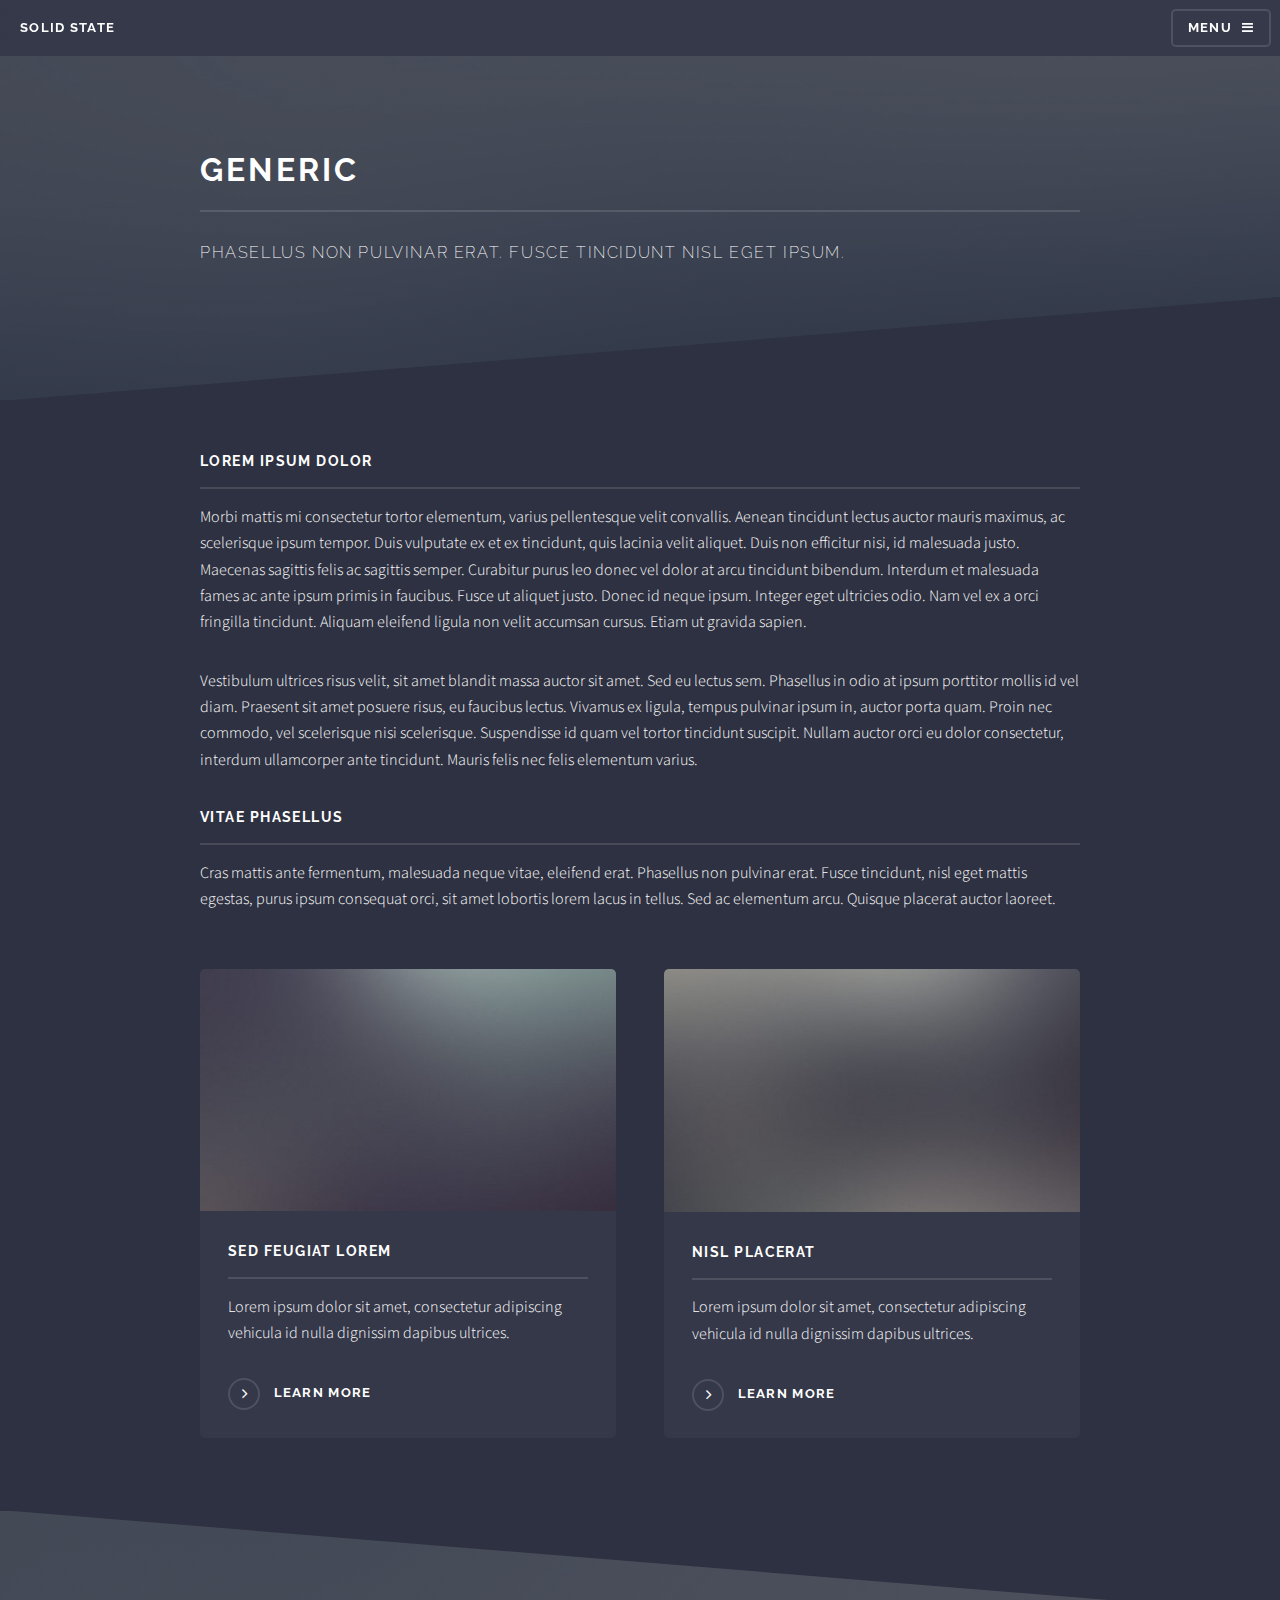
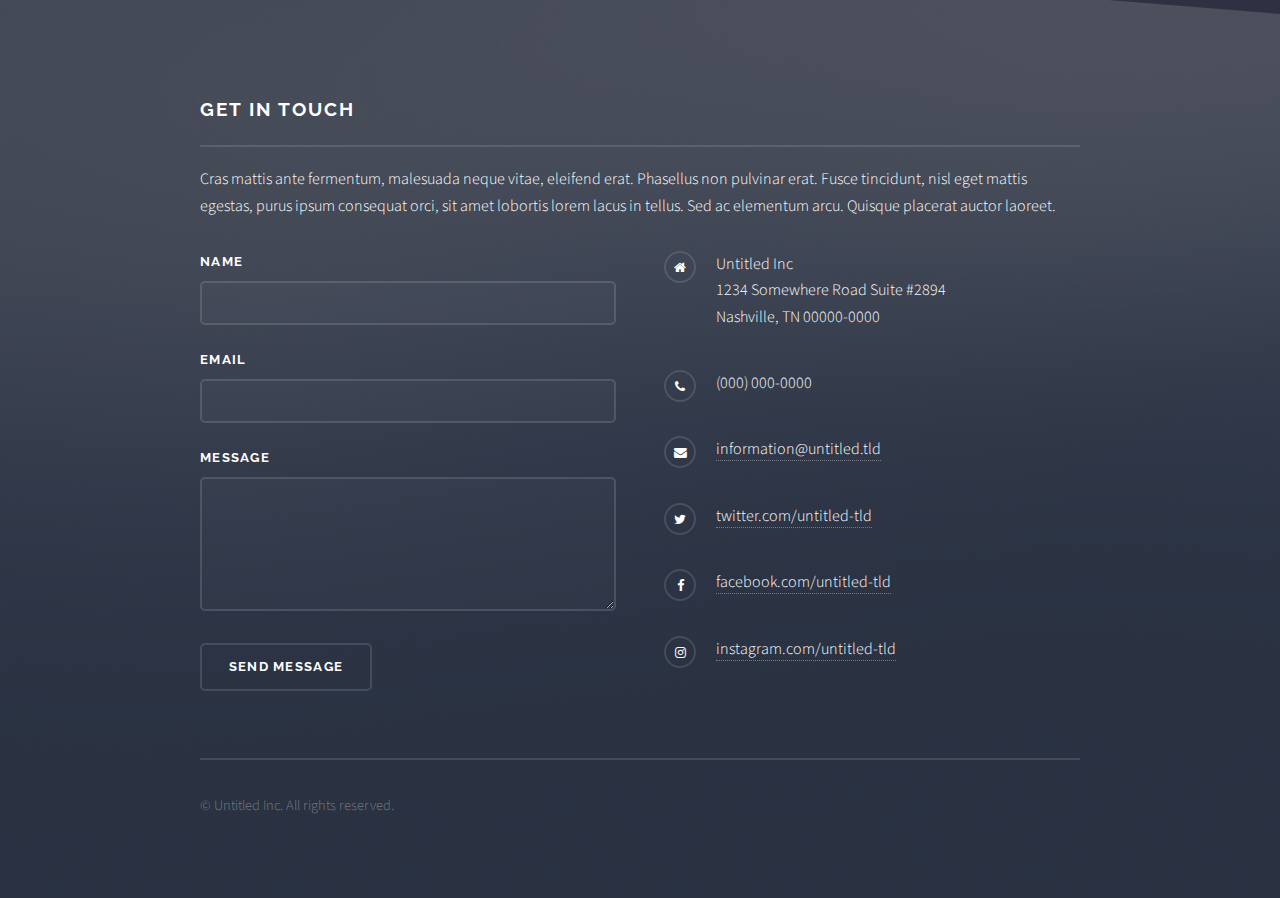
<file: blue/generic.html>
<!DOCTYPE HTML>
<!--
	Solid State by Pixelarity
	pixelarity.com | hello@pixelarity.com
	License: pixelarity.com/license
-->
<html>
	<head>
		<title>Untitled</title>
		<meta charset="utf-8" />
		<meta name="viewport" content="width=device-width, initial-scale=1, user-scalable=no" />
		<link rel="stylesheet" href="assets/css/main.css" />
		<noscript><link rel="stylesheet" href="assets/css/noscript.css" /></noscript>
	</head>
	<body class="is-preload">

		<!-- Page Wrapper -->
			<div id="page-wrapper">

				<!-- Header -->
					<header id="header">
						<h1><a href="index.html">Solid State</a></h1>
						<nav>
							<a href="#menu">Menu</a>
						</nav>
					</header>

				<!-- Menu -->
					<nav id="menu">
						<div class="inner">
							<h2>Menu</h2>
							<ul class="links">
								<li><a href="index.html">Home</a></li>
								<li><a href="generic.html">Generic</a></li>
								<li><a href="elements.html">Elements</a></li>
								<li><a href="#">Log In</a></li>
								<li><a href="#">Sign Up</a></li>
							</ul>
							<a href="#" class="close">Close</a>
						</div>
					</nav>

				<!-- Wrapper -->
					<section id="wrapper">
						<header>
							<div class="inner">
								<h2>Generic</h2>
								<p>Phasellus non pulvinar erat. Fusce tincidunt nisl eget ipsum.</p>
							</div>
						</header>

						<!-- Content -->
							<div class="wrapper">
								<div class="inner">

									<h3 class="major">Lorem ipsum dolor</h3>
									<p>Morbi mattis mi consectetur tortor elementum, varius pellentesque velit convallis. Aenean tincidunt lectus auctor mauris maximus, ac scelerisque ipsum tempor. Duis vulputate ex et ex tincidunt, quis lacinia velit aliquet. Duis non efficitur nisi, id malesuada justo. Maecenas sagittis felis ac sagittis semper. Curabitur purus leo donec vel dolor at arcu tincidunt bibendum. Interdum et malesuada fames ac ante ipsum primis in faucibus. Fusce ut aliquet justo. Donec id neque ipsum. Integer eget ultricies odio. Nam vel ex a orci fringilla tincidunt. Aliquam eleifend ligula non velit accumsan cursus. Etiam ut gravida sapien.</p>

									<p>Vestibulum ultrices risus velit, sit amet blandit massa auctor sit amet. Sed eu lectus sem. Phasellus in odio at ipsum porttitor mollis id vel diam. Praesent sit amet posuere risus, eu faucibus lectus. Vivamus ex ligula, tempus pulvinar ipsum in, auctor porta quam. Proin nec commodo, vel scelerisque nisi scelerisque. Suspendisse id quam vel tortor tincidunt suscipit. Nullam auctor orci eu dolor consectetur, interdum ullamcorper ante tincidunt. Mauris felis nec felis elementum varius.</p>

									<h3 class="major">Vitae phasellus</h3>
									<p>Cras mattis ante fermentum, malesuada neque vitae, eleifend erat. Phasellus non pulvinar erat. Fusce tincidunt, nisl eget mattis egestas, purus ipsum consequat orci, sit amet lobortis lorem lacus in tellus. Sed ac elementum arcu. Quisque placerat auctor laoreet.</p>

									<section class="features">
										<article>
											<a href="#" class="image"><img src="images/pic04.jpg" alt="" /></a>
											<h3 class="major">Sed feugiat lorem</h3>
											<p>Lorem ipsum dolor sit amet, consectetur adipiscing vehicula id nulla dignissim dapibus ultrices.</p>
											<a href="#" class="special">Learn more</a>
										</article>
										<article>
											<a href="#" class="image"><img src="images/pic05.jpg" alt="" /></a>
											<h3 class="major">Nisl placerat</h3>
											<p>Lorem ipsum dolor sit amet, consectetur adipiscing vehicula id nulla dignissim dapibus ultrices.</p>
											<a href="#" class="special">Learn more</a>
										</article>
									</section>

								</div>
							</div>

					</section>

				<!-- Footer -->
					<section id="footer">
						<div class="inner">
							<h2 class="major">Get in touch</h2>
							<p>Cras mattis ante fermentum, malesuada neque vitae, eleifend erat. Phasellus non pulvinar erat. Fusce tincidunt, nisl eget mattis egestas, purus ipsum consequat orci, sit amet lobortis lorem lacus in tellus. Sed ac elementum arcu. Quisque placerat auctor laoreet.</p>
							<form method="post" action="#">
								<div class="fields">
									<div class="field">
										<label for="name">Name</label>
										<input type="text" name="name" id="name" />
									</div>
									<div class="field">
										<label for="email">Email</label>
										<input type="email" name="email" id="email" />
									</div>
									<div class="field">
										<label for="message">Message</label>
										<textarea name="message" id="message" rows="4"></textarea>
									</div>
								</div>
								<ul class="actions">
									<li><input type="submit" value="Send Message" /></li>
								</ul>
							</form>
							<ul class="contact">
								<li class="fa-home">
									Untitled Inc<br />
									1234 Somewhere Road Suite #2894<br />
									Nashville, TN 00000-0000
								</li>
								<li class="fa-phone">(000) 000-0000</li>
								<li class="fa-envelope"><a href="#">information@untitled.tld</a></li>
								<li class="fa-twitter"><a href="#">twitter.com/untitled-tld</a></li>
								<li class="fa-facebook"><a href="#">facebook.com/untitled-tld</a></li>
								<li class="fa-instagram"><a href="#">instagram.com/untitled-tld</a></li>
							</ul>
							<ul class="copyright">
								<li>&copy; Untitled Inc. All rights reserved.</li>
							</ul>
						</div>
					</section>

			</div>

		<!-- Scripts -->
			<script src="assets/js/jquery.min.js"></script>
			<script src="assets/js/jquery.scrollex.min.js"></script>
			<script src="assets/js/browser.min.js"></script>
			<script src="assets/js/breakpoints.min.js"></script>
			<script src="assets/js/util.js"></script>
			<script src="assets/js/main.js"></script>

	</body>
</html>
</file>
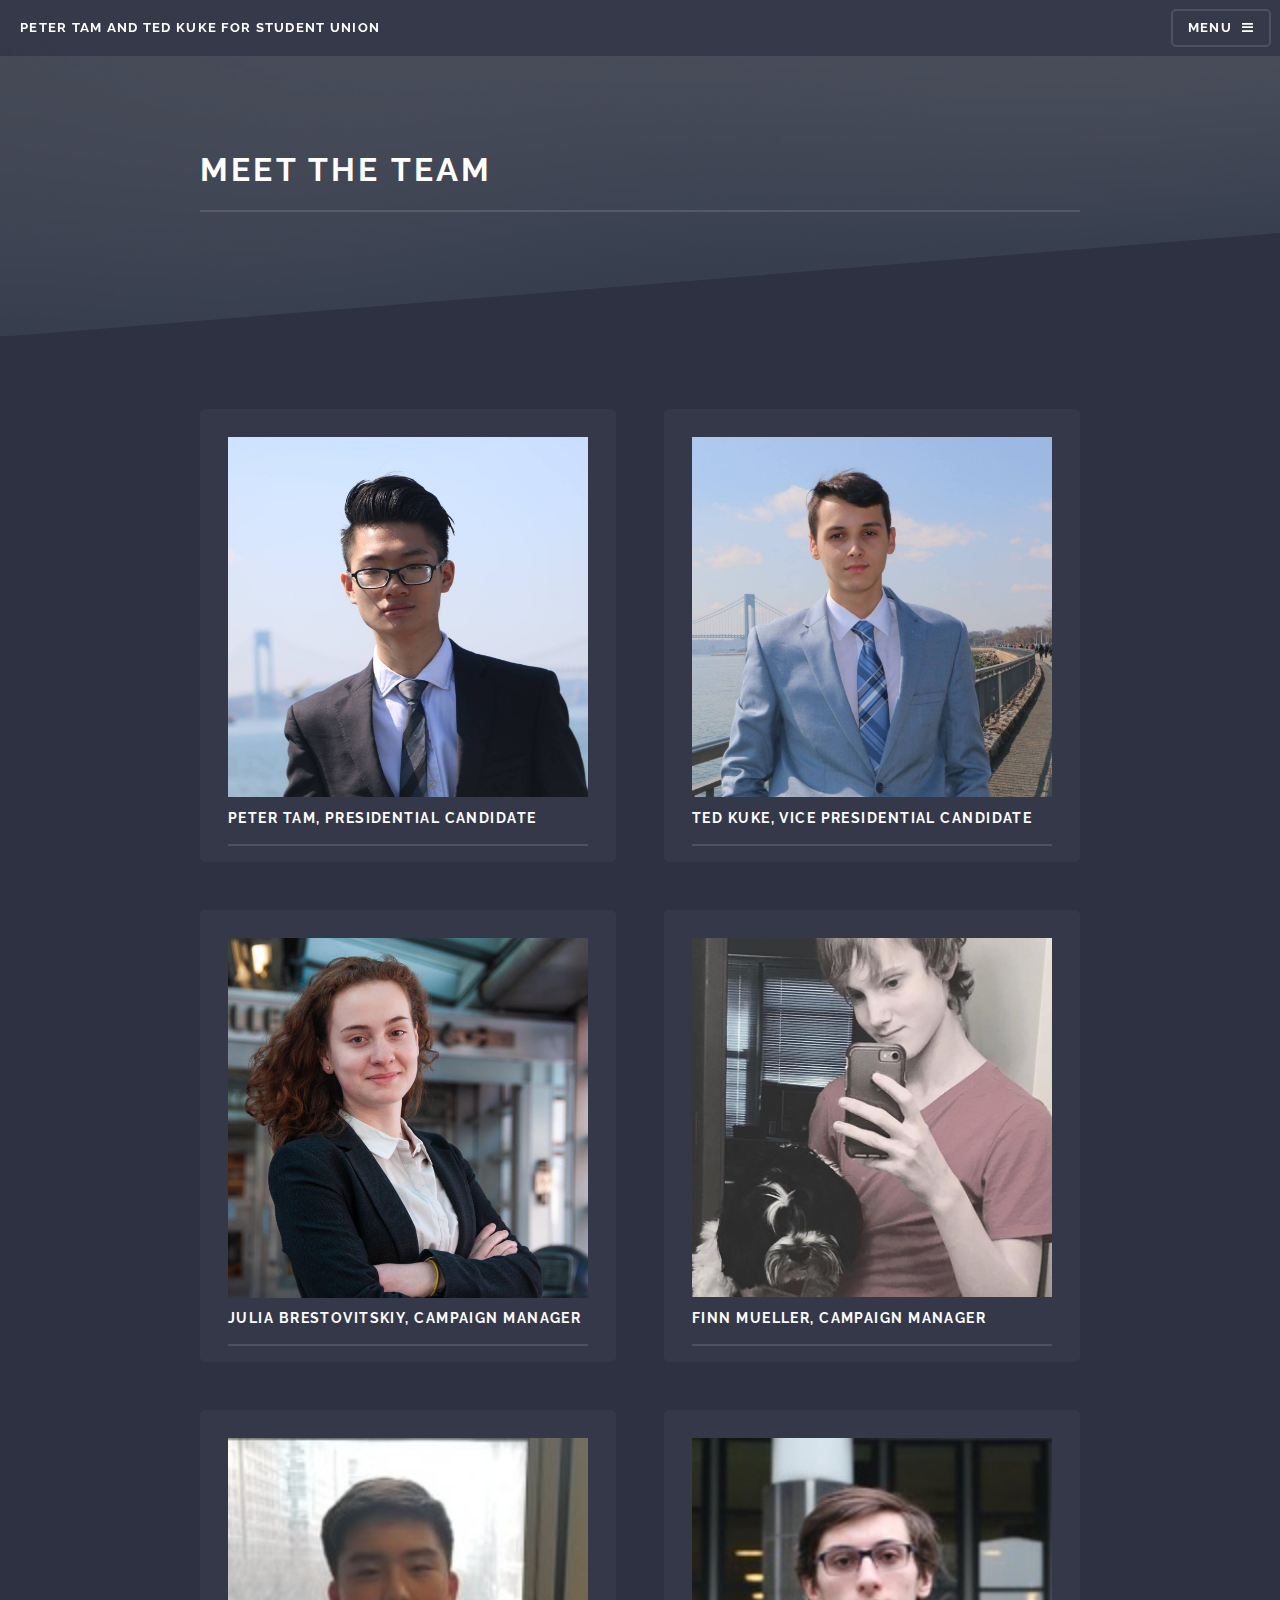
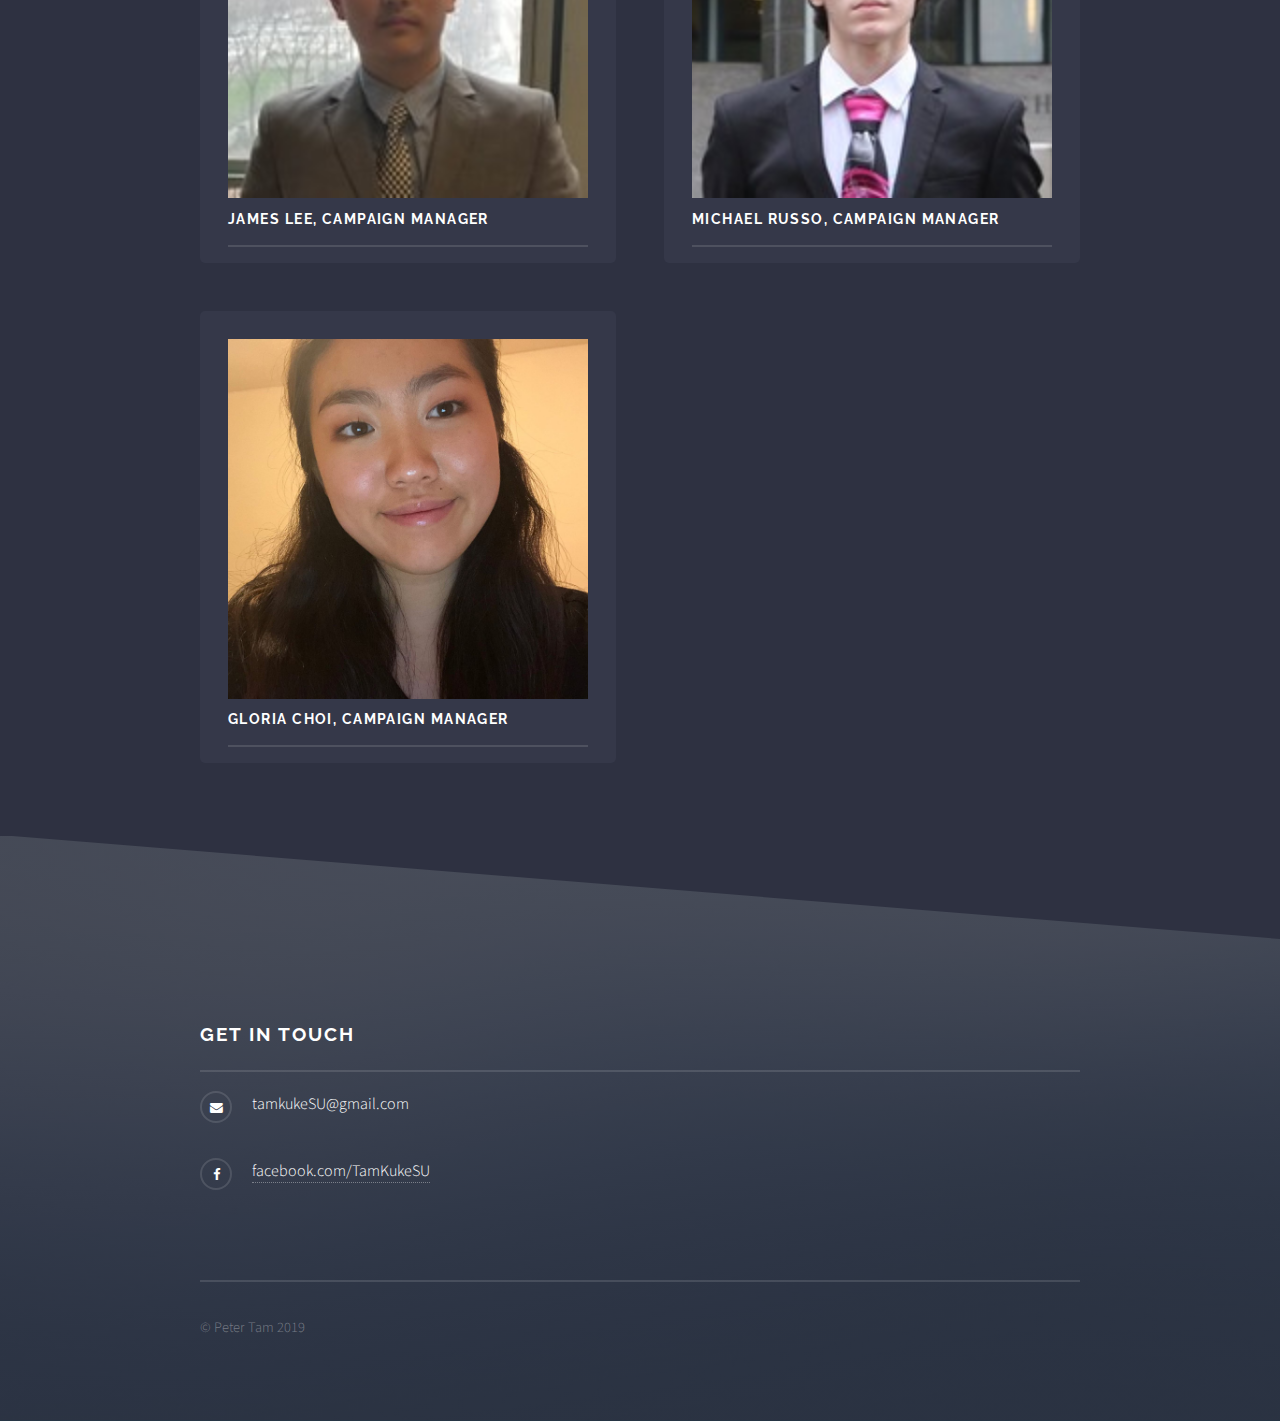
<file: docs/generic.html>
<!DOCTYPE HTML>
<!--
	Solid State by Pixelarity
	pixelarity.com | hello@pixelarity.com
	License: pixelarity.com/license
-->
<html>
	<head>
		<title>Meet the Team</title>
		<link rel="shortcut icon" href="images/favicon.png" type="image/png">
		<meta charset="utf-8" />
		<meta name="viewport" content="width=device-width, initial-scale=1, user-scalable=no" />
		<link rel="stylesheet" href="assets/css/main.css" />
		<noscript><link rel="stylesheet" href="assets/css/noscript.css" /></noscript>
	</head>
	<body class="is-preload">

		<!-- Page Wrapper -->
			<div id="page-wrapper">

				<!-- Header -->
					<header id="header">
						<h1><a href="index.html">PETER TAM AND TED KUKE FOR STUDENT UNION</a></h1>
						<nav>
							<a href="#menu">Menu</a>
						</nav>
					</header>

				<!-- Menu -->
					<nav id="menu">
						<div class="inner">
							<h2>Menu</h2>
							<ul class="links">
								<li><a href="index.html">Home</a></li>
								<li><a href="generic.html">Meet the Team</a></li>
								<li><a href="policies.pdf" target="_blank">Campaign Policies</a></li>
								<li><a href="amendments.pdf" target="_blank">Constitutional Amendments</a></li>
								<li><a href="critiques.pdf" target="_blank">Policy Critiques</a></li>
							</ul>
							<a href="#" class="close">Close</a>
						</div>
					</nav>

				<!-- Wrapper -->
					<section id="wrapper">
						<header>
							<div class="inner">
								<h2>Meet the Team</h2>
							</div>
						</header>

						<!-- Content -->
							<div class="wrapper">
								<div class="inner">

									<section class="features">
										<article>
											<img src="images/futuresupresident.jpg" width = 100%/>
											<h3 class="major">Peter Tam, Presidential Candidate</h3>
										</article>
										<article>
											<img src="images/ted.jpg" width = 100%/>
											<h3 class="major">Ted Kuke, Vice Presidential Candidate</h3>
										</article>
										<article>
											<img src="images/ju.jpg" width = 100%/>
											<h3 class="major">Julia Brestovitskiy, Campaign Manager</h3>
										</article>
										<article>
											<img src="images/fin.png" width = 100%/>
											<h3 class="major">Finn Mueller, Campaign Manager</h3>
										</article>
										<article>
											<img src="images/image.jpg" width = 100%/>
											<h3 class="major">James Lee, Campaign Manager</h3>
										</article>
										<article>
											<img src="images/mic.jpg" width = 100%/>
											<h3 class="major">Michael Russo, Campaign Manager</h3>
										</article>
										<article>
											<img src="images/gl.jpg" width = 100%/>
											<h3 class="major">Gloria Choi, Campaign Manager</h3>
										</article>
									</section>

								</div>
							</div>

					</section>

				<!-- Footer -->
				<section id="footer">
					<div class="inner">
						<h2 class="major">Get in touch</h2>
						<ul class="contact">
							<li class="fa-envelope">tamkukeSU@gmail.com</li>
							<li class="fa-facebook"><a href="https://www.facebook.com/TamKukeSU">facebook.com/TamKukeSU</a></li>
						</ul>
						<ul class="copyright">
							<li>&copy; Peter Tam 2019 </li>
						</ul>
					</div>
				</section>
				
			</div>

		<!-- Scripts -->
			<script src="assets/js/jquery.min.js"></script>
			<script src="assets/js/jquery.scrollex.min.js"></script>
			<script src="assets/js/browser.min.js"></script>
			<script src="assets/js/breakpoints.min.js"></script>
			<script src="assets/js/util.js"></script>
			<script src="assets/js/main.js"></script>

	</body>
</html>
</file>
<file: blue/assets/css/noscript.css>
/*
	Solid State by Pixelarity
	pixelarity.com | hello@pixelarity.com
	License: pixelarity.com/license
*/

/* Banner */

	body.is-preload #banner .logo {
		-moz-transform: none;
		-webkit-transform: none;
		-ms-transform: none;
		transform: none;
		opacity: 1;
	}

	body.is-preload #banner h2 {
		opacity: 1;
		-moz-transform: none;
		-webkit-transform: none;
		-ms-transform: none;
		transform: none;
		-moz-filter: none;
		-webkit-filter: none;
		-ms-filter: none;
		filter: none;
	}

	body.is-preload #banner p {
		opacity: 01;
		-moz-transform: none;
		-webkit-transform: none;
		-ms-transform: none;
		transform: none;
		-moz-filter: none;
		-webkit-filter: none;
		-ms-filter: none;
		filter: none;
	}
</file>
<file: docs/assets/css/noscript.css>
/*
	Solid State by Pixelarity
	pixelarity.com | hello@pixelarity.com
	License: pixelarity.com/license
*/

/* Banner */

	body.is-preload #banner .logo {
		-moz-transform: none;
		-webkit-transform: none;
		-ms-transform: none;
		transform: none;
		opacity: 1;
	}

	body.is-preload #banner h2 {
		opacity: 1;
		-moz-transform: none;
		-webkit-transform: none;
		-ms-transform: none;
		transform: none;
		-moz-filter: none;
		-webkit-filter: none;
		-ms-filter: none;
		filter: none;
	}

	body.is-preload #banner p {
		opacity: 01;
		-moz-transform: none;
		-webkit-transform: none;
		-ms-transform: none;
		transform: none;
		-moz-filter: none;
		-webkit-filter: none;
		-ms-filter: none;
		filter: none;
	}
</file>
<file: blue/assets/css/main.css>
@import url(font-awesome.min.css);
@import url("https://fonts.googleapis.com/css?family=Raleway:200,700|Source+Sans+Pro:300,600,300italic,600italic");

/*
	Solid State by Pixelarity
	pixelarity.com | hello@pixelarity.com
	License: pixelarity.com/license
*/

html, body, div, span, applet, object,
iframe, h1, h2, h3, h4, h5, h6, p, blockquote,
pre, a, abbr, acronym, address, big, cite,
code, del, dfn, em, img, ins, kbd, q, s, samp,
small, strike, strong, sub, sup, tt, var, b,
u, i, center, dl, dt, dd, ol, ul, li, fieldset,
form, label, legend, table, caption, tbody,
tfoot, thead, tr, th, td, article, aside,
canvas, details, embed, figure, figcaption,
footer, header, hgroup, menu, nav, output, ruby,
section, summary, time, mark, audio, video {
	margin: 0;
	padding: 0;
	border: 0;
	font-size: 100%;
	font: inherit;
	vertical-align: baseline;}

article, aside, details, figcaption, figure,
footer, header, hgroup, menu, nav, section {
	display: block;}

body {
	line-height: 1;
}

ol, ul {
	list-style: none;
}

blockquote, q {
	quotes: none;
}

	blockquote:before, blockquote:after, q:before, q:after {
		content: '';
		content: none;
	}

table {
	border-collapse: collapse;
	border-spacing: 0;
}

body {
	-webkit-text-size-adjust: none;
}

mark {
	background-color: transparent;
	color: inherit;
}

input::-moz-focus-inner {
	border: 0;
	padding: 0;
}

input, select, textarea {
	-moz-appearance: none;
	-webkit-appearance: none;
	-ms-appearance: none;
	appearance: none;
}

/* Basic */

	@-ms-viewport {
		width: device-width;
	}

	body {
		-ms-overflow-style: scrollbar;
	}

	@media screen and (max-width: 480px) {

		html, body {
			min-width: 320px;
		}

	}

	html {
		box-sizing: border-box;
	}

	*, *:before, *:after {
		box-sizing: inherit;
	}

	body {
		background-color: #2e3141;
		background-image: linear-gradient(to top, rgba(46, 49, 65, 0.8), rgba(46, 49, 65, 0.8)), url("../../images/bg.jpg");
		background-size: auto, cover;
		background-attachment: fixed, fixed;
		background-position: center, center;
	}

		body.is-preload *, body.is-preload *:before, body.is-preload *:after {
			-moz-animation: none !important;
			-webkit-animation: none !important;
			-ms-animation: none !important;
			animation: none !important;
			-moz-transition: none !important;
			-webkit-transition: none !important;
			-ms-transition: none !important;
			transition: none !important;
		}

/* Type */

	body, input, select, textarea {
		color: #ffffff;
		font-family: "Source Sans Pro", Helvetica, sans-serif;
		font-size: 16.5pt;
		font-weight: 300;
		line-height: 1.65;
	}

		@media screen and (max-width: 1680px) {

			body, input, select, textarea {
				font-size: 13pt;
			}

		}

		@media screen and (max-width: 1280px) {

			body, input, select, textarea {
				font-size: 12pt;
			}

		}

		@media screen and (max-width: 980px) {

			body, input, select, textarea {
				font-size: 12pt;
			}

		}

		@media screen and (max-width: 736px) {

			body, input, select, textarea {
				font-size: 12pt;
			}

		}

		@media screen and (max-width: 480px) {

			body, input, select, textarea {
				font-size: 12pt;
			}

		}

	a {
		-moz-transition: color 0.2s ease-in-out, border-bottom-color 0.2s ease-in-out;
		-webkit-transition: color 0.2s ease-in-out, border-bottom-color 0.2s ease-in-out;
		-ms-transition: color 0.2s ease-in-out, border-bottom-color 0.2s ease-in-out;
		transition: color 0.2s ease-in-out, border-bottom-color 0.2s ease-in-out;
		border-bottom: dotted 1px rgba(255, 255, 255, 0.35);
		color: #ffffff;
		text-decoration: none;
	}

		a:hover {
			border-bottom-color: transparent;
			color: #ffffff !important;
		}

		a.special:not(.button) {
			text-decoration: none;
			border-bottom: 0;
			display: block;
			font-family: Raleway, Helvetica, sans-serif;
			font-size: 0.8em;
			font-weight: 700;
			letter-spacing: 0.1em;
			margin: 0 0 2em 0;
			text-transform: uppercase;
		}

			a.special:not(.button):before {
				-moz-osx-font-smoothing: grayscale;
				-webkit-font-smoothing: antialiased;
				font-family: FontAwesome;
				font-style: normal;
				font-weight: normal;
				text-transform: none !important;
			}

			a.special:not(.button):before {
				-moz-transition: background-color 0.2s ease-in-out;
				-webkit-transition: background-color 0.2s ease-in-out;
				-ms-transition: background-color 0.2s ease-in-out;
				transition: background-color 0.2s ease-in-out;
				border-radius: 100%;
				border: solid 2px rgba(255, 255, 255, 0.125);
				content: '\f105';
				display: inline-block;
				font-size: 1.25em;
				height: 2em;
				line-height: 1.65em;
				margin-right: 0.85em;
				text-align: center;
				text-indent: 0.15em;
				vertical-align: middle;
				width: 2em;
			}

			a.special:not(.button):hover:before {
				background-color: rgba(255, 255, 255, 0.025);
			}

			a.special:not(.button):active:before {
				background-color: rgba(255, 255, 255, 0.075);
			}

	strong, b {
		color: #ffffff;
		font-weight: 600;
	}

	em, i {
		font-style: italic;
	}

	p {
		margin: 0 0 2em 0;
	}

	h1, h2, h3, h4, h5, h6 {
		color: #ffffff;
		font-family: Raleway, Helvetica, sans-serif;
		font-weight: 700;
		letter-spacing: 0.1em;
		margin: 0 0 1em 0;
		text-transform: uppercase;
	}

		h1 a, h2 a, h3 a, h4 a, h5 a, h6 a {
			color: inherit;
			text-decoration: none;
			border-bottom: 0;
		}

		h1 span, h2 span, h3 span, h4 span, h5 span, h6 span {
			font-weight: 200;
		}

		h1.major, h2.major, h3.major, h4.major, h5.major, h6.major {
			padding-bottom: 1em;
			border-bottom: solid 2px rgba(255, 255, 255, 0.125);
		}

	h2 {
		font-size: 1.2em;
	}

	h3 {
		font-size: 0.9em;
	}

	h4 {
		font-size: 0.7em;
	}

	h5 {
		font-size: 0.7em;
	}

	h6 {
		font-size: 0.7em;
	}

	@media screen and (max-width: 736px) {

		h2 {
			font-size: 1em;
		}

		h3 {
			font-size: 0.8em;
		}

	}

	sub {
		font-size: 0.8em;
		position: relative;
		top: 0.5em;
	}

	sup {
		font-size: 0.8em;
		position: relative;
		top: -0.5em;
	}

	blockquote {
		border-left: solid 4px rgba(255, 255, 255, 0.125);
		font-style: italic;
		margin: 0 0 2em 0;
		padding: 0.5em 0 0.5em 2em;
	}

	code {
		background: rgba(255, 255, 255, 0.025);
		border-radius: 5px;
		border: solid 2px rgba(255, 255, 255, 0.125);
		font-family: "Courier New", monospace;
		font-size: 0.9em;
		margin: 0 0.25em;
		padding: 0.25em 0.65em;
	}

	pre {
		-webkit-overflow-scrolling: touch;
		font-family: "Courier New", monospace;
		font-size: 0.9em;
		margin: 0 0 2em 0;
	}

		pre code {
			display: block;
			line-height: 1.75em;
			padding: 1em 1.5em;
			overflow-x: auto;
		}

	hr {
		border: 0;
		border-bottom: solid 2px rgba(255, 255, 255, 0.125);
		margin: 2.5em 0;
	}

		hr.major {
			margin: 4em 0;
		}

	.align-left {
		text-align: left;
	}

	.align-center {
		text-align: center;
	}

	.align-right {
		text-align: right;
	}

/* Row */

	.row {
		display: flex;
		flex-wrap: wrap;
		box-sizing: border-box;
		align-items: stretch;
	}

		.row > * {
			box-sizing: border-box;
		}

		.row.gtr-uniform > * > :last-child {
			margin-bottom: 0;
		}

		.row.aln-left {
			justify-content: flex-start;
		}

		.row.aln-center {
			justify-content: center;
		}

		.row.aln-right {
			justify-content: flex-end;
		}

		.row.aln-top {
			align-items: flex-start;
		}

		.row.aln-middle {
			align-items: center;
		}

		.row.aln-bottom {
			align-items: flex-end;
		}

		.row > .imp {
			order: -1;
		}

		.row > .col-1 {
			width: 8.3333333333%;
		}

		.row > .off-1 {
			margin-left: 8.3333333333%;
		}

		.row > .col-2 {
			width: 16.6666666667%;
		}

		.row > .off-2 {
			margin-left: 16.6666666667%;
		}

		.row > .col-3 {
			width: 25%;
		}

		.row > .off-3 {
			margin-left: 25%;
		}

		.row > .col-4 {
			width: 33.3333333333%;
		}

		.row > .off-4 {
			margin-left: 33.3333333333%;
		}

		.row > .col-5 {
			width: 41.6666666667%;
		}

		.row > .off-5 {
			margin-left: 41.6666666667%;
		}

		.row > .col-6 {
			width: 50%;
		}

		.row > .off-6 {
			margin-left: 50%;
		}

		.row > .col-7 {
			width: 58.3333333333%;
		}

		.row > .off-7 {
			margin-left: 58.3333333333%;
		}

		.row > .col-8 {
			width: 66.6666666667%;
		}

		.row > .off-8 {
			margin-left: 66.6666666667%;
		}

		.row > .col-9 {
			width: 75%;
		}

		.row > .off-9 {
			margin-left: 75%;
		}

		.row > .col-10 {
			width: 83.3333333333%;
		}

		.row > .off-10 {
			margin-left: 83.3333333333%;
		}

		.row > .col-11 {
			width: 91.6666666667%;
		}

		.row > .off-11 {
			margin-left: 91.6666666667%;
		}

		.row > .col-12 {
			width: 100%;
		}

		.row > .off-12 {
			margin-left: 100%;
		}

		.row.gtr-0 {
			margin-top: 0;
			margin-left: 0em;
		}

			.row.gtr-0 > * {
				padding: 0 0 0 0em;
			}

			.row.gtr-0.gtr-uniform {
				margin-top: 0em;
			}

				.row.gtr-0.gtr-uniform > * {
					padding-top: 0em;
				}

		.row.gtr-25 {
			margin-top: 0;
			margin-left: -0.4375em;
		}

			.row.gtr-25 > * {
				padding: 0 0 0 0.4375em;
			}

			.row.gtr-25.gtr-uniform {
				margin-top: -0.4375em;
			}

				.row.gtr-25.gtr-uniform > * {
					padding-top: 0.4375em;
				}

		.row.gtr-50 {
			margin-top: 0;
			margin-left: -0.875em;
		}

			.row.gtr-50 > * {
				padding: 0 0 0 0.875em;
			}

			.row.gtr-50.gtr-uniform {
				margin-top: -0.875em;
			}

				.row.gtr-50.gtr-uniform > * {
					padding-top: 0.875em;
				}

		.row {
			margin-top: 0;
			margin-left: -1.75em;
		}

			.row > * {
				padding: 0 0 0 1.75em;
			}

			.row.gtr-uniform {
				margin-top: -1.75em;
			}

				.row.gtr-uniform > * {
					padding-top: 1.75em;
				}

		.row.gtr-150 {
			margin-top: 0;
			margin-left: -2.625em;
		}

			.row.gtr-150 > * {
				padding: 0 0 0 2.625em;
			}

			.row.gtr-150.gtr-uniform {
				margin-top: -2.625em;
			}

				.row.gtr-150.gtr-uniform > * {
					padding-top: 2.625em;
				}

		.row.gtr-200 {
			margin-top: 0;
			margin-left: -3.5em;
		}

			.row.gtr-200 > * {
				padding: 0 0 0 3.5em;
			}

			.row.gtr-200.gtr-uniform {
				margin-top: -3.5em;
			}

				.row.gtr-200.gtr-uniform > * {
					padding-top: 3.5em;
				}

		@media screen and (max-width: 1680px) {

			.row {
				display: flex;
				flex-wrap: wrap;
				box-sizing: border-box;
				align-items: stretch;
			}

				.row > * {
					box-sizing: border-box;
				}

				.row.gtr-uniform > * > :last-child {
					margin-bottom: 0;
				}

				.row.aln-left {
					justify-content: flex-start;
				}

				.row.aln-center {
					justify-content: center;
				}

				.row.aln-right {
					justify-content: flex-end;
				}

				.row.aln-top {
					align-items: flex-start;
				}

				.row.aln-middle {
					align-items: center;
				}

				.row.aln-bottom {
					align-items: flex-end;
				}

				.row > .imp-xlarge {
					order: -1;
				}

				.row > .col-1-xlarge {
					width: 8.3333333333%;
				}

				.row > .off-1-xlarge {
					margin-left: 8.3333333333%;
				}

				.row > .col-2-xlarge {
					width: 16.6666666667%;
				}

				.row > .off-2-xlarge {
					margin-left: 16.6666666667%;
				}

				.row > .col-3-xlarge {
					width: 25%;
				}

				.row > .off-3-xlarge {
					margin-left: 25%;
				}

				.row > .col-4-xlarge {
					width: 33.3333333333%;
				}

				.row > .off-4-xlarge {
					margin-left: 33.3333333333%;
				}

				.row > .col-5-xlarge {
					width: 41.6666666667%;
				}

				.row > .off-5-xlarge {
					margin-left: 41.6666666667%;
				}

				.row > .col-6-xlarge {
					width: 50%;
				}

				.row > .off-6-xlarge {
					margin-left: 50%;
				}

				.row > .col-7-xlarge {
					width: 58.3333333333%;
				}

				.row > .off-7-xlarge {
					margin-left: 58.3333333333%;
				}

				.row > .col-8-xlarge {
					width: 66.6666666667%;
				}

				.row > .off-8-xlarge {
					margin-left: 66.6666666667%;
				}

				.row > .col-9-xlarge {
					width: 75%;
				}

				.row > .off-9-xlarge {
					margin-left: 75%;
				}

				.row > .col-10-xlarge {
					width: 83.3333333333%;
				}

				.row > .off-10-xlarge {
					margin-left: 83.3333333333%;
				}

				.row > .col-11-xlarge {
					width: 91.6666666667%;
				}

				.row > .off-11-xlarge {
					margin-left: 91.6666666667%;
				}

				.row > .col-12-xlarge {
					width: 100%;
				}

				.row > .off-12-xlarge {
					margin-left: 100%;
				}

				.row.gtr-0 {
					margin-top: 0;
					margin-left: 0em;
				}

					.row.gtr-0 > * {
						padding: 0 0 0 0em;
					}

					.row.gtr-0.gtr-uniform {
						margin-top: 0em;
					}

						.row.gtr-0.gtr-uniform > * {
							padding-top: 0em;
						}

				.row.gtr-25 {
					margin-top: 0;
					margin-left: -0.4375em;
				}

					.row.gtr-25 > * {
						padding: 0 0 0 0.4375em;
					}

					.row.gtr-25.gtr-uniform {
						margin-top: -0.4375em;
					}

						.row.gtr-25.gtr-uniform > * {
							padding-top: 0.4375em;
						}

				.row.gtr-50 {
					margin-top: 0;
					margin-left: -0.875em;
				}

					.row.gtr-50 > * {
						padding: 0 0 0 0.875em;
					}

					.row.gtr-50.gtr-uniform {
						margin-top: -0.875em;
					}

						.row.gtr-50.gtr-uniform > * {
							padding-top: 0.875em;
						}

				.row {
					margin-top: 0;
					margin-left: -1.75em;
				}

					.row > * {
						padding: 0 0 0 1.75em;
					}

					.row.gtr-uniform {
						margin-top: -1.75em;
					}

						.row.gtr-uniform > * {
							padding-top: 1.75em;
						}

				.row.gtr-150 {
					margin-top: 0;
					margin-left: -2.625em;
				}

					.row.gtr-150 > * {
						padding: 0 0 0 2.625em;
					}

					.row.gtr-150.gtr-uniform {
						margin-top: -2.625em;
					}

						.row.gtr-150.gtr-uniform > * {
							padding-top: 2.625em;
						}

				.row.gtr-200 {
					margin-top: 0;
					margin-left: -3.5em;
				}

					.row.gtr-200 > * {
						padding: 0 0 0 3.5em;
					}

					.row.gtr-200.gtr-uniform {
						margin-top: -3.5em;
					}

						.row.gtr-200.gtr-uniform > * {
							padding-top: 3.5em;
						}

		}

		@media screen and (max-width: 1280px) {

			.row {
				display: flex;
				flex-wrap: wrap;
				box-sizing: border-box;
				align-items: stretch;
			}

				.row > * {
					box-sizing: border-box;
				}

				.row.gtr-uniform > * > :last-child {
					margin-bottom: 0;
				}

				.row.aln-left {
					justify-content: flex-start;
				}

				.row.aln-center {
					justify-content: center;
				}

				.row.aln-right {
					justify-content: flex-end;
				}

				.row.aln-top {
					align-items: flex-start;
				}

				.row.aln-middle {
					align-items: center;
				}

				.row.aln-bottom {
					align-items: flex-end;
				}

				.row > .imp-large {
					order: -1;
				}

				.row > .col-1-large {
					width: 8.3333333333%;
				}

				.row > .off-1-large {
					margin-left: 8.3333333333%;
				}

				.row > .col-2-large {
					width: 16.6666666667%;
				}

				.row > .off-2-large {
					margin-left: 16.6666666667%;
				}

				.row > .col-3-large {
					width: 25%;
				}

				.row > .off-3-large {
					margin-left: 25%;
				}

				.row > .col-4-large {
					width: 33.3333333333%;
				}

				.row > .off-4-large {
					margin-left: 33.3333333333%;
				}

				.row > .col-5-large {
					width: 41.6666666667%;
				}

				.row > .off-5-large {
					margin-left: 41.6666666667%;
				}

				.row > .col-6-large {
					width: 50%;
				}

				.row > .off-6-large {
					margin-left: 50%;
				}

				.row > .col-7-large {
					width: 58.3333333333%;
				}

				.row > .off-7-large {
					margin-left: 58.3333333333%;
				}

				.row > .col-8-large {
					width: 66.6666666667%;
				}

				.row > .off-8-large {
					margin-left: 66.6666666667%;
				}

				.row > .col-9-large {
					width: 75%;
				}

				.row > .off-9-large {
					margin-left: 75%;
				}

				.row > .col-10-large {
					width: 83.3333333333%;
				}

				.row > .off-10-large {
					margin-left: 83.3333333333%;
				}

				.row > .col-11-large {
					width: 91.6666666667%;
				}

				.row > .off-11-large {
					margin-left: 91.6666666667%;
				}

				.row > .col-12-large {
					width: 100%;
				}

				.row > .off-12-large {
					margin-left: 100%;
				}

				.row.gtr-0 {
					margin-top: 0;
					margin-left: 0em;
				}

					.row.gtr-0 > * {
						padding: 0 0 0 0em;
					}

					.row.gtr-0.gtr-uniform {
						margin-top: 0em;
					}

						.row.gtr-0.gtr-uniform > * {
							padding-top: 0em;
						}

				.row.gtr-25 {
					margin-top: 0;
					margin-left: -0.4375em;
				}

					.row.gtr-25 > * {
						padding: 0 0 0 0.4375em;
					}

					.row.gtr-25.gtr-uniform {
						margin-top: -0.4375em;
					}

						.row.gtr-25.gtr-uniform > * {
							padding-top: 0.4375em;
						}

				.row.gtr-50 {
					margin-top: 0;
					margin-left: -0.875em;
				}

					.row.gtr-50 > * {
						padding: 0 0 0 0.875em;
					}

					.row.gtr-50.gtr-uniform {
						margin-top: -0.875em;
					}

						.row.gtr-50.gtr-uniform > * {
							padding-top: 0.875em;
						}

				.row {
					margin-top: 0;
					margin-left: -1.75em;
				}

					.row > * {
						padding: 0 0 0 1.75em;
					}

					.row.gtr-uniform {
						margin-top: -1.75em;
					}

						.row.gtr-uniform > * {
							padding-top: 1.75em;
						}

				.row.gtr-150 {
					margin-top: 0;
					margin-left: -2.625em;
				}

					.row.gtr-150 > * {
						padding: 0 0 0 2.625em;
					}

					.row.gtr-150.gtr-uniform {
						margin-top: -2.625em;
					}

						.row.gtr-150.gtr-uniform > * {
							padding-top: 2.625em;
						}

				.row.gtr-200 {
					margin-top: 0;
					margin-left: -3.5em;
				}

					.row.gtr-200 > * {
						padding: 0 0 0 3.5em;
					}

					.row.gtr-200.gtr-uniform {
						margin-top: -3.5em;
					}

						.row.gtr-200.gtr-uniform > * {
							padding-top: 3.5em;
						}

		}

		@media screen and (max-width: 980px) {

			.row {
				display: flex;
				flex-wrap: wrap;
				box-sizing: border-box;
				align-items: stretch;
			}

				.row > * {
					box-sizing: border-box;
				}

				.row.gtr-uniform > * > :last-child {
					margin-bottom: 0;
				}

				.row.aln-left {
					justify-content: flex-start;
				}

				.row.aln-center {
					justify-content: center;
				}

				.row.aln-right {
					justify-content: flex-end;
				}

				.row.aln-top {
					align-items: flex-start;
				}

				.row.aln-middle {
					align-items: center;
				}

				.row.aln-bottom {
					align-items: flex-end;
				}

				.row > .imp-medium {
					order: -1;
				}

				.row > .col-1-medium {
					width: 8.3333333333%;
				}

				.row > .off-1-medium {
					margin-left: 8.3333333333%;
				}

				.row > .col-2-medium {
					width: 16.6666666667%;
				}

				.row > .off-2-medium {
					margin-left: 16.6666666667%;
				}

				.row > .col-3-medium {
					width: 25%;
				}

				.row > .off-3-medium {
					margin-left: 25%;
				}

				.row > .col-4-medium {
					width: 33.3333333333%;
				}

				.row > .off-4-medium {
					margin-left: 33.3333333333%;
				}

				.row > .col-5-medium {
					width: 41.6666666667%;
				}

				.row > .off-5-medium {
					margin-left: 41.6666666667%;
				}

				.row > .col-6-medium {
					width: 50%;
				}

				.row > .off-6-medium {
					margin-left: 50%;
				}

				.row > .col-7-medium {
					width: 58.3333333333%;
				}

				.row > .off-7-medium {
					margin-left: 58.3333333333%;
				}

				.row > .col-8-medium {
					width: 66.6666666667%;
				}

				.row > .off-8-medium {
					margin-left: 66.6666666667%;
				}

				.row > .col-9-medium {
					width: 75%;
				}

				.row > .off-9-medium {
					margin-left: 75%;
				}

				.row > .col-10-medium {
					width: 83.3333333333%;
				}

				.row > .off-10-medium {
					margin-left: 83.3333333333%;
				}

				.row > .col-11-medium {
					width: 91.6666666667%;
				}

				.row > .off-11-medium {
					margin-left: 91.6666666667%;
				}

				.row > .col-12-medium {
					width: 100%;
				}

				.row > .off-12-medium {
					margin-left: 100%;
				}

				.row.gtr-0 {
					margin-top: 0;
					margin-left: 0em;
				}

					.row.gtr-0 > * {
						padding: 0 0 0 0em;
					}

					.row.gtr-0.gtr-uniform {
						margin-top: 0em;
					}

						.row.gtr-0.gtr-uniform > * {
							padding-top: 0em;
						}

				.row.gtr-25 {
					margin-top: 0;
					margin-left: -0.4375em;
				}

					.row.gtr-25 > * {
						padding: 0 0 0 0.4375em;
					}

					.row.gtr-25.gtr-uniform {
						margin-top: -0.4375em;
					}

						.row.gtr-25.gtr-uniform > * {
							padding-top: 0.4375em;
						}

				.row.gtr-50 {
					margin-top: 0;
					margin-left: -0.875em;
				}

					.row.gtr-50 > * {
						padding: 0 0 0 0.875em;
					}

					.row.gtr-50.gtr-uniform {
						margin-top: -0.875em;
					}

						.row.gtr-50.gtr-uniform > * {
							padding-top: 0.875em;
						}

				.row {
					margin-top: 0;
					margin-left: -1.75em;
				}

					.row > * {
						padding: 0 0 0 1.75em;
					}

					.row.gtr-uniform {
						margin-top: -1.75em;
					}

						.row.gtr-uniform > * {
							padding-top: 1.75em;
						}

				.row.gtr-150 {
					margin-top: 0;
					margin-left: -2.625em;
				}

					.row.gtr-150 > * {
						padding: 0 0 0 2.625em;
					}

					.row.gtr-150.gtr-uniform {
						margin-top: -2.625em;
					}

						.row.gtr-150.gtr-uniform > * {
							padding-top: 2.625em;
						}

				.row.gtr-200 {
					margin-top: 0;
					margin-left: -3.5em;
				}

					.row.gtr-200 > * {
						padding: 0 0 0 3.5em;
					}

					.row.gtr-200.gtr-uniform {
						margin-top: -3.5em;
					}

						.row.gtr-200.gtr-uniform > * {
							padding-top: 3.5em;
						}

		}

		@media screen and (max-width: 736px) {

			.row {
				display: flex;
				flex-wrap: wrap;
				box-sizing: border-box;
				align-items: stretch;
			}

				.row > * {
					box-sizing: border-box;
				}

				.row.gtr-uniform > * > :last-child {
					margin-bottom: 0;
				}

				.row.aln-left {
					justify-content: flex-start;
				}

				.row.aln-center {
					justify-content: center;
				}

				.row.aln-right {
					justify-content: flex-end;
				}

				.row.aln-top {
					align-items: flex-start;
				}

				.row.aln-middle {
					align-items: center;
				}

				.row.aln-bottom {
					align-items: flex-end;
				}

				.row > .imp-small {
					order: -1;
				}

				.row > .col-1-small {
					width: 8.3333333333%;
				}

				.row > .off-1-small {
					margin-left: 8.3333333333%;
				}

				.row > .col-2-small {
					width: 16.6666666667%;
				}

				.row > .off-2-small {
					margin-left: 16.6666666667%;
				}

				.row > .col-3-small {
					width: 25%;
				}

				.row > .off-3-small {
					margin-left: 25%;
				}

				.row > .col-4-small {
					width: 33.3333333333%;
				}

				.row > .off-4-small {
					margin-left: 33.3333333333%;
				}

				.row > .col-5-small {
					width: 41.6666666667%;
				}

				.row > .off-5-small {
					margin-left: 41.6666666667%;
				}

				.row > .col-6-small {
					width: 50%;
				}

				.row > .off-6-small {
					margin-left: 50%;
				}

				.row > .col-7-small {
					width: 58.3333333333%;
				}

				.row > .off-7-small {
					margin-left: 58.3333333333%;
				}

				.row > .col-8-small {
					width: 66.6666666667%;
				}

				.row > .off-8-small {
					margin-left: 66.6666666667%;
				}

				.row > .col-9-small {
					width: 75%;
				}

				.row > .off-9-small {
					margin-left: 75%;
				}

				.row > .col-10-small {
					width: 83.3333333333%;
				}

				.row > .off-10-small {
					margin-left: 83.3333333333%;
				}

				.row > .col-11-small {
					width: 91.6666666667%;
				}

				.row > .off-11-small {
					margin-left: 91.6666666667%;
				}

				.row > .col-12-small {
					width: 100%;
				}

				.row > .off-12-small {
					margin-left: 100%;
				}

				.row.gtr-0 {
					margin-top: 0;
					margin-left: 0em;
				}

					.row.gtr-0 > * {
						padding: 0 0 0 0em;
					}

					.row.gtr-0.gtr-uniform {
						margin-top: 0em;
					}

						.row.gtr-0.gtr-uniform > * {
							padding-top: 0em;
						}

				.row.gtr-25 {
					margin-top: 0;
					margin-left: -0.3125em;
				}

					.row.gtr-25 > * {
						padding: 0 0 0 0.3125em;
					}

					.row.gtr-25.gtr-uniform {
						margin-top: -0.3125em;
					}

						.row.gtr-25.gtr-uniform > * {
							padding-top: 0.3125em;
						}

				.row.gtr-50 {
					margin-top: 0;
					margin-left: -0.625em;
				}

					.row.gtr-50 > * {
						padding: 0 0 0 0.625em;
					}

					.row.gtr-50.gtr-uniform {
						margin-top: -0.625em;
					}

						.row.gtr-50.gtr-uniform > * {
							padding-top: 0.625em;
						}

				.row {
					margin-top: 0;
					margin-left: -1.25em;
				}

					.row > * {
						padding: 0 0 0 1.25em;
					}

					.row.gtr-uniform {
						margin-top: -1.25em;
					}

						.row.gtr-uniform > * {
							padding-top: 1.25em;
						}

				.row.gtr-150 {
					margin-top: 0;
					margin-left: -1.875em;
				}

					.row.gtr-150 > * {
						padding: 0 0 0 1.875em;
					}

					.row.gtr-150.gtr-uniform {
						margin-top: -1.875em;
					}

						.row.gtr-150.gtr-uniform > * {
							padding-top: 1.875em;
						}

				.row.gtr-200 {
					margin-top: 0;
					margin-left: -2.5em;
				}

					.row.gtr-200 > * {
						padding: 0 0 0 2.5em;
					}

					.row.gtr-200.gtr-uniform {
						margin-top: -2.5em;
					}

						.row.gtr-200.gtr-uniform > * {
							padding-top: 2.5em;
						}

		}

		@media screen and (max-width: 480px) {

			.row {
				display: flex;
				flex-wrap: wrap;
				box-sizing: border-box;
				align-items: stretch;
			}

				.row > * {
					box-sizing: border-box;
				}

				.row.gtr-uniform > * > :last-child {
					margin-bottom: 0;
				}

				.row.aln-left {
					justify-content: flex-start;
				}

				.row.aln-center {
					justify-content: center;
				}

				.row.aln-right {
					justify-content: flex-end;
				}

				.row.aln-top {
					align-items: flex-start;
				}

				.row.aln-middle {
					align-items: center;
				}

				.row.aln-bottom {
					align-items: flex-end;
				}

				.row > .imp-xsmall {
					order: -1;
				}

				.row > .col-1-xsmall {
					width: 8.3333333333%;
				}

				.row > .off-1-xsmall {
					margin-left: 8.3333333333%;
				}

				.row > .col-2-xsmall {
					width: 16.6666666667%;
				}

				.row > .off-2-xsmall {
					margin-left: 16.6666666667%;
				}

				.row > .col-3-xsmall {
					width: 25%;
				}

				.row > .off-3-xsmall {
					margin-left: 25%;
				}

				.row > .col-4-xsmall {
					width: 33.3333333333%;
				}

				.row > .off-4-xsmall {
					margin-left: 33.3333333333%;
				}

				.row > .col-5-xsmall {
					width: 41.6666666667%;
				}

				.row > .off-5-xsmall {
					margin-left: 41.6666666667%;
				}

				.row > .col-6-xsmall {
					width: 50%;
				}

				.row > .off-6-xsmall {
					margin-left: 50%;
				}

				.row > .col-7-xsmall {
					width: 58.3333333333%;
				}

				.row > .off-7-xsmall {
					margin-left: 58.3333333333%;
				}

				.row > .col-8-xsmall {
					width: 66.6666666667%;
				}

				.row > .off-8-xsmall {
					margin-left: 66.6666666667%;
				}

				.row > .col-9-xsmall {
					width: 75%;
				}

				.row > .off-9-xsmall {
					margin-left: 75%;
				}

				.row > .col-10-xsmall {
					width: 83.3333333333%;
				}

				.row > .off-10-xsmall {
					margin-left: 83.3333333333%;
				}

				.row > .col-11-xsmall {
					width: 91.6666666667%;
				}

				.row > .off-11-xsmall {
					margin-left: 91.6666666667%;
				}

				.row > .col-12-xsmall {
					width: 100%;
				}

				.row > .off-12-xsmall {
					margin-left: 100%;
				}

				.row.gtr-0 {
					margin-top: 0;
					margin-left: 0em;
				}

					.row.gtr-0 > * {
						padding: 0 0 0 0em;
					}

					.row.gtr-0.gtr-uniform {
						margin-top: 0em;
					}

						.row.gtr-0.gtr-uniform > * {
							padding-top: 0em;
						}

				.row.gtr-25 {
					margin-top: 0;
					margin-left: -0.3125em;
				}

					.row.gtr-25 > * {
						padding: 0 0 0 0.3125em;
					}

					.row.gtr-25.gtr-uniform {
						margin-top: -0.3125em;
					}

						.row.gtr-25.gtr-uniform > * {
							padding-top: 0.3125em;
						}

				.row.gtr-50 {
					margin-top: 0;
					margin-left: -0.625em;
				}

					.row.gtr-50 > * {
						padding: 0 0 0 0.625em;
					}

					.row.gtr-50.gtr-uniform {
						margin-top: -0.625em;
					}

						.row.gtr-50.gtr-uniform > * {
							padding-top: 0.625em;
						}

				.row {
					margin-top: 0;
					margin-left: -1.25em;
				}

					.row > * {
						padding: 0 0 0 1.25em;
					}

					.row.gtr-uniform {
						margin-top: -1.25em;
					}

						.row.gtr-uniform > * {
							padding-top: 1.25em;
						}

				.row.gtr-150 {
					margin-top: 0;
					margin-left: -1.875em;
				}

					.row.gtr-150 > * {
						padding: 0 0 0 1.875em;
					}

					.row.gtr-150.gtr-uniform {
						margin-top: -1.875em;
					}

						.row.gtr-150.gtr-uniform > * {
							padding-top: 1.875em;
						}

				.row.gtr-200 {
					margin-top: 0;
					margin-left: -2.5em;
				}

					.row.gtr-200 > * {
						padding: 0 0 0 2.5em;
					}

					.row.gtr-200.gtr-uniform {
						margin-top: -2.5em;
					}

						.row.gtr-200.gtr-uniform > * {
							padding-top: 2.5em;
						}

		}

		@media screen and (max-width: 360px) {

			.row {
				display: flex;
				flex-wrap: wrap;
				box-sizing: border-box;
				align-items: stretch;
			}

				.row > * {
					box-sizing: border-box;
				}

				.row.gtr-uniform > * > :last-child {
					margin-bottom: 0;
				}

				.row.aln-left {
					justify-content: flex-start;
				}

				.row.aln-center {
					justify-content: center;
				}

				.row.aln-right {
					justify-content: flex-end;
				}

				.row.aln-top {
					align-items: flex-start;
				}

				.row.aln-middle {
					align-items: center;
				}

				.row.aln-bottom {
					align-items: flex-end;
				}

				.row > .imp-xxsmall {
					order: -1;
				}

				.row > .col-1-xxsmall {
					width: 8.3333333333%;
				}

				.row > .off-1-xxsmall {
					margin-left: 8.3333333333%;
				}

				.row > .col-2-xxsmall {
					width: 16.6666666667%;
				}

				.row > .off-2-xxsmall {
					margin-left: 16.6666666667%;
				}

				.row > .col-3-xxsmall {
					width: 25%;
				}

				.row > .off-3-xxsmall {
					margin-left: 25%;
				}

				.row > .col-4-xxsmall {
					width: 33.3333333333%;
				}

				.row > .off-4-xxsmall {
					margin-left: 33.3333333333%;
				}

				.row > .col-5-xxsmall {
					width: 41.6666666667%;
				}

				.row > .off-5-xxsmall {
					margin-left: 41.6666666667%;
				}

				.row > .col-6-xxsmall {
					width: 50%;
				}

				.row > .off-6-xxsmall {
					margin-left: 50%;
				}

				.row > .col-7-xxsmall {
					width: 58.3333333333%;
				}

				.row > .off-7-xxsmall {
					margin-left: 58.3333333333%;
				}

				.row > .col-8-xxsmall {
					width: 66.6666666667%;
				}

				.row > .off-8-xxsmall {
					margin-left: 66.6666666667%;
				}

				.row > .col-9-xxsmall {
					width: 75%;
				}

				.row > .off-9-xxsmall {
					margin-left: 75%;
				}

				.row > .col-10-xxsmall {
					width: 83.3333333333%;
				}

				.row > .off-10-xxsmall {
					margin-left: 83.3333333333%;
				}

				.row > .col-11-xxsmall {
					width: 91.6666666667%;
				}

				.row > .off-11-xxsmall {
					margin-left: 91.6666666667%;
				}

				.row > .col-12-xxsmall {
					width: 100%;
				}

				.row > .off-12-xxsmall {
					margin-left: 100%;
				}

				.row.gtr-0 {
					margin-top: 0;
					margin-left: 0em;
				}

					.row.gtr-0 > * {
						padding: 0 0 0 0em;
					}

					.row.gtr-0.gtr-uniform {
						margin-top: 0em;
					}

						.row.gtr-0.gtr-uniform > * {
							padding-top: 0em;
						}

				.row.gtr-25 {
					margin-top: 0;
					margin-left: -0.3125em;
				}

					.row.gtr-25 > * {
						padding: 0 0 0 0.3125em;
					}

					.row.gtr-25.gtr-uniform {
						margin-top: -0.3125em;
					}

						.row.gtr-25.gtr-uniform > * {
							padding-top: 0.3125em;
						}

				.row.gtr-50 {
					margin-top: 0;
					margin-left: -0.625em;
				}

					.row.gtr-50 > * {
						padding: 0 0 0 0.625em;
					}

					.row.gtr-50.gtr-uniform {
						margin-top: -0.625em;
					}

						.row.gtr-50.gtr-uniform > * {
							padding-top: 0.625em;
						}

				.row {
					margin-top: 0;
					margin-left: -1.25em;
				}

					.row > * {
						padding: 0 0 0 1.25em;
					}

					.row.gtr-uniform {
						margin-top: -1.25em;
					}

						.row.gtr-uniform > * {
							padding-top: 1.25em;
						}

				.row.gtr-150 {
					margin-top: 0;
					margin-left: -1.875em;
				}

					.row.gtr-150 > * {
						padding: 0 0 0 1.875em;
					}

					.row.gtr-150.gtr-uniform {
						margin-top: -1.875em;
					}

						.row.gtr-150.gtr-uniform > * {
							padding-top: 1.875em;
						}

				.row.gtr-200 {
					margin-top: 0;
					margin-left: -2.5em;
				}

					.row.gtr-200 > * {
						padding: 0 0 0 2.5em;
					}

					.row.gtr-200.gtr-uniform {
						margin-top: -2.5em;
					}

						.row.gtr-200.gtr-uniform > * {
							padding-top: 2.5em;
						}

		}

/* Section/Article */

	section.special, article.special {
		text-align: center;
	}

/* Form */

	form {
		margin: 0 0 2em 0;
	}

		form > :last-child {
			margin-bottom: 0;
		}

		form > .fields {
			display: -moz-flex;
			display: -webkit-flex;
			display: -ms-flex;
			display: flex;
			-moz-flex-wrap: wrap;
			-webkit-flex-wrap: wrap;
			-ms-flex-wrap: wrap;
			flex-wrap: wrap;
			width: calc(100% + 3em);
			margin: -1.5em 0 2em -1.5em;
		}

			form > .fields > .field {
				-moz-flex-grow: 0;
				-webkit-flex-grow: 0;
				-ms-flex-grow: 0;
				flex-grow: 0;
				-moz-flex-shrink: 0;
				-webkit-flex-shrink: 0;
				-ms-flex-shrink: 0;
				flex-shrink: 0;
				padding: 1.5em 0 0 1.5em;
				width: calc(100% - 1.5em);
			}

				form > .fields > .field.half {
					width: calc(50% - 0.75em);
				}

				form > .fields > .field.third {
					width: calc(100%/3 - 0.5em);
				}

				form > .fields > .field.quarter {
					width: calc(25% - 0.375em);
				}

		@media screen and (max-width: 480px) {

			form > .fields {
				width: calc(100% + 3em);
				margin: -1.5em 0 2em -1.5em;
			}

				form > .fields > .field {
					padding: 1.5em 0 0 1.5em;
					width: calc(100% - 1.5em);
				}

					form > .fields > .field.half {
						width: calc(100% - 1.5em);
					}

					form > .fields > .field.third {
						width: calc(100% - 1.5em);
					}

					form > .fields > .field.quarter {
						width: calc(100% - 1.5em);
					}

		}

	label {
		color: #ffffff;
		display: block;
		font-family: Raleway, Helvetica, sans-serif;
		font-size: 0.8em;
		font-weight: 700;
		letter-spacing: 0.1em;
		margin: 0 0 0.7em 0;
		text-transform: uppercase;
	}

	input[type="text"],
	input[type="password"],
	input[type="email"],
	input[type="tel"],
	select,
	textarea {
		-moz-appearance: none;
		-webkit-appearance: none;
		-ms-appearance: none;
		appearance: none;
		background: rgba(255, 255, 255, 0.025);
		border-radius: 5px;
		border: none;
		border: solid 2px rgba(255, 255, 255, 0.125);
		color: inherit;
		display: block;
		outline: 0;
		padding: 0 1em;
		text-decoration: none;
		width: 100%;
	}

		input[type="text"]:invalid,
		input[type="password"]:invalid,
		input[type="email"]:invalid,
		input[type="tel"]:invalid,
		select:invalid,
		textarea:invalid {
			box-shadow: none;
		}

		input[type="text"]:focus,
		input[type="password"]:focus,
		input[type="email"]:focus,
		input[type="tel"]:focus,
		select:focus,
		textarea:focus {
			border-color: #5b6ba6;
		}

	select {
		background-image: url("data:image/svg+xml;charset=utf8,%3Csvg xmlns='http://www.w3.org/2000/svg' width='40' height='40' preserveAspectRatio='none' viewBox='0 0 40 40'%3E%3Cpath d='M9.4,12.3l10.4,10.4l10.4-10.4c0.2-0.2,0.5-0.4,0.9-0.4c0.3,0,0.6,0.1,0.9,0.4l3.3,3.3c0.2,0.2,0.4,0.5,0.4,0.9 c0,0.4-0.1,0.6-0.4,0.9L20.7,31.9c-0.2,0.2-0.5,0.4-0.9,0.4c-0.3,0-0.6-0.1-0.9-0.4L4.3,17.3c-0.2-0.2-0.4-0.5-0.4-0.9 c0-0.4,0.1-0.6,0.4-0.9l3.3-3.3c0.2-0.2,0.5-0.4,0.9-0.4S9.1,12.1,9.4,12.3z' fill='rgba(255, 255, 255, 0.125)' /%3E%3C/svg%3E");
		background-size: 1.25rem;
		background-repeat: no-repeat;
		background-position: calc(100% - 1rem) center;
		height: 2.75em;
		padding-right: 2.75em;
		text-overflow: ellipsis;
	}

		select option {
			color: #ffffff;
			background: #2e3141;
		}

		select:focus::-ms-value {
			background-color: transparent;
		}

		select::-ms-expand {
			display: none;
		}

	input[type="text"],
	input[type="password"],
	input[type="email"],
	select {
		height: 2.75em;
	}

	textarea {
		padding: 0.75em 1em;
	}

	input[type="checkbox"],
	input[type="radio"] {
		-moz-appearance: none;
		-webkit-appearance: none;
		-ms-appearance: none;
		appearance: none;
		display: block;
		float: left;
		margin-right: -2em;
		opacity: 0;
		width: 1em;
		z-index: -1;
	}

		input[type="checkbox"] + label,
		input[type="radio"] + label {
			text-decoration: none;
			color: #ffffff;
			cursor: pointer;
			display: inline-block;
			font-size: 1em;
			font-family: "Source Sans Pro", Helvetica, sans-serif;
			text-transform: none;
			letter-spacing: 0;
			font-weight: 300;
			padding-left: 2.4em;
			padding-right: 0.75em;
			position: relative;
		}

			input[type="checkbox"] + label:before,
			input[type="radio"] + label:before {
				-moz-osx-font-smoothing: grayscale;
				-webkit-font-smoothing: antialiased;
				font-family: FontAwesome;
				font-style: normal;
				font-weight: normal;
				text-transform: none !important;
			}

			input[type="checkbox"] + label:before,
			input[type="radio"] + label:before {
				background: rgba(255, 255, 255, 0.025);
				border-radius: 5px;
				border: solid 2px rgba(255, 255, 255, 0.125);
				content: '';
				display: inline-block;
				height: 1.65em;
				left: 0;
				line-height: 1.58125em;
				position: absolute;
				text-align: center;
				top: 0;
				width: 1.65em;
			}

		input[type="checkbox"]:checked + label:before,
		input[type="radio"]:checked + label:before {
			background: #ffffff;
			border-color: #ffffff;
			content: '\f00c';
			color: #2e3141;
		}

		input[type="checkbox"]:focus + label:before,
		input[type="radio"]:focus + label:before {
			border-color: #4c5c96;
		}

	input[type="checkbox"] + label:before {
		border-radius: 5px;
	}

	input[type="radio"] + label:before {
		border-radius: 100%;
	}

	::-webkit-input-placeholder {
		color: rgba(255, 255, 255, 0.35) !important;
		opacity: 1.0;
	}

	:-moz-placeholder {
		color: rgba(255, 255, 255, 0.35) !important;
		opacity: 1.0;
	}

	::-moz-placeholder {
		color: rgba(255, 255, 255, 0.35) !important;
		opacity: 1.0;
	}

	:-ms-input-placeholder {
		color: rgba(255, 255, 255, 0.35) !important;
		opacity: 1.0;
	}

/* Box */

	.box {
		border-radius: 5px;
		border: solid 2px rgba(255, 255, 255, 0.125);
		margin-bottom: 2em;
		padding: 1.5em;
	}

		.box > :last-child,
		.box > :last-child > :last-child,
		.box > :last-child > :last-child > :last-child {
			margin-bottom: 0;
		}

		.box.alt {
			border: 0;
			border-radius: 0;
			padding: 0;
		}

/* Icon */

	.icon {
		text-decoration: none;
		border-bottom: none;
		position: relative;
	}

		.icon:before {
			-moz-osx-font-smoothing: grayscale;
			-webkit-font-smoothing: antialiased;
			font-family: FontAwesome;
			font-style: normal;
			font-weight: normal;
			text-transform: none !important;
		}

		.icon > .label {
			display: none;
		}

/* Image */

	.image {
		border-radius: 5px;
		border: 0;
		display: inline-block;
		position: relative;
	}

		.image img {
			border-radius: 5px;
			display: block;
		}

		.image.left, .image.right {
			max-width: 40%;
		}

			.image.left img, .image.right img {
				width: 100%;
			}

		.image.left {
			float: left;
			padding: 0 1.5em 1em 0;
			top: 0.25em;
		}

		.image.right {
			float: right;
			padding: 0 0 1em 1.5em;
			top: 0.25em;
		}

		.image.fit {
			display: block;
			margin: 0 0 2em 0;
			width: 100%;
		}

			.image.fit img {
				width: 100%;
			}

		.image.main {
			display: block;
			margin: 0 0 3em 0;
			width: 100%;
		}

			.image.main img {
				width: 100%;
			}

/* List */

	ol {
		list-style: decimal;
		margin: 0 0 2em 0;
		padding-left: 1.25em;
	}

		ol li {
			padding-left: 0.25em;
		}

	ul {
		list-style: disc;
		margin: 0 0 2em 0;
		padding-left: 1em;
	}

		ul li {
			padding-left: 0.5em;
		}

		ul.alt {
			list-style: none;
			padding-left: 0;
		}

			ul.alt li {
				border-top: solid 1px rgba(255, 255, 255, 0.125);
				padding: 0.5em 0;
			}

				ul.alt li:first-child {
					border-top: 0;
					padding-top: 0;
				}

	dl {
		margin: 0 0 2em 0;
	}

		dl dt {
			display: block;
			font-weight: 600;
			margin: 0 0 1em 0;
		}

		dl dd {
			margin-left: 2em;
		}

/* Actions */

	ul.actions {
		display: -moz-flex;
		display: -webkit-flex;
		display: -ms-flex;
		display: flex;
		cursor: default;
		list-style: none;
		margin-left: -1em;
		padding-left: 0;
	}

		ul.actions li {
			padding: 0 0 0 1em;
			vertical-align: middle;
		}

		ul.actions.special {
			-moz-justify-content: center;
			-webkit-justify-content: center;
			-ms-justify-content: center;
			justify-content: center;
			width: 100%;
			margin-left: 0;
		}

			ul.actions.special li:first-child {
				padding-left: 0;
			}

		ul.actions.stacked {
			-moz-flex-direction: column;
			-webkit-flex-direction: column;
			-ms-flex-direction: column;
			flex-direction: column;
			margin-left: 0;
		}

			ul.actions.stacked li {
				padding: 1.3em 0 0 0;
			}

				ul.actions.stacked li:first-child {
					padding-top: 0;
				}

		ul.actions.fit {
			width: calc(100% + 1em);
		}

			ul.actions.fit li {
				-moz-flex-grow: 1;
				-webkit-flex-grow: 1;
				-ms-flex-grow: 1;
				flex-grow: 1;
				-moz-flex-shrink: 1;
				-webkit-flex-shrink: 1;
				-ms-flex-shrink: 1;
				flex-shrink: 1;
				width: 100%;
			}

				ul.actions.fit li > * {
					width: 100%;
				}

			ul.actions.fit.stacked {
				width: 100%;
			}

		@media screen and (max-width: 480px) {

			ul.actions:not(.fixed) {
				-moz-flex-direction: column;
				-webkit-flex-direction: column;
				-ms-flex-direction: column;
				flex-direction: column;
				margin-left: 0;
				width: 100% !important;
			}

				ul.actions:not(.fixed) li {
					-moz-flex-grow: 1;
					-webkit-flex-grow: 1;
					-ms-flex-grow: 1;
					flex-grow: 1;
					-moz-flex-shrink: 1;
					-webkit-flex-shrink: 1;
					-ms-flex-shrink: 1;
					flex-shrink: 1;
					padding: 1em 0 0 0;
					text-align: center;
					width: 100%;
				}

					ul.actions:not(.fixed) li > * {
						width: 100%;
					}

					ul.actions:not(.fixed) li:first-child {
						padding-top: 0;
					}

					ul.actions:not(.fixed) li input[type="submit"],
					ul.actions:not(.fixed) li input[type="reset"],
					ul.actions:not(.fixed) li input[type="button"],
					ul.actions:not(.fixed) li button,
					ul.actions:not(.fixed) li .button {
						width: 100%;
					}

						ul.actions:not(.fixed) li input[type="submit"].icon:before,
						ul.actions:not(.fixed) li input[type="reset"].icon:before,
						ul.actions:not(.fixed) li input[type="button"].icon:before,
						ul.actions:not(.fixed) li button.icon:before,
						ul.actions:not(.fixed) li .button.icon:before {
							margin-left: -0.5rem;
						}

		}

/* Icons */

	ul.icons {
		cursor: default;
		list-style: none;
		padding-left: 0;
	}

		ul.icons li {
			display: inline-block;
			padding: 0 1em 0 0;
		}

			ul.icons li:last-child {
				padding-right: 0;
			}

			ul.icons li .icon:before {
				font-size: 1.25em;
			}

/* Contact */

	ul.contact {
		list-style: none;
		padding: 0;
	}

		ul.contact li {
			text-decoration: none;
			margin: 2.5em 0 0 0;
			padding: 0 0 0 3.25em;
			position: relative;
		}

			ul.contact li:before {
				-moz-osx-font-smoothing: grayscale;
				-webkit-font-smoothing: antialiased;
				font-family: FontAwesome;
				font-style: normal;
				font-weight: normal;
				text-transform: none !important;
			}

			ul.contact li:before {
				border-radius: 100%;
				border: solid 2px rgba(255, 255, 255, 0.125);
				display: inline-block;
				font-size: 0.8em;
				height: 2.5em;
				left: 0;
				line-height: 2.35em;
				position: absolute;
				text-align: center;
				top: 0;
				width: 2.5em;
			}

			ul.contact li:first-child {
				margin-top: 0;
			}

		@media screen and (max-width: 736px) {

			ul.contact li {
				margin: 1.5em 0 0 0;
			}

		}

/* Pagination */

	ul.pagination {
		cursor: default;
		list-style: none;
		padding-left: 0;
	}

		ul.pagination li {
			display: inline-block;
			padding-left: 0;
			vertical-align: middle;
		}

			ul.pagination li > .page {
				-moz-transition: background-color 0.2s ease-in-out, color 0.2s ease-in-out;
				-webkit-transition: background-color 0.2s ease-in-out, color 0.2s ease-in-out;
				-ms-transition: background-color 0.2s ease-in-out, color 0.2s ease-in-out;
				transition: background-color 0.2s ease-in-out, color 0.2s ease-in-out;
				border-bottom: 0;
				border-radius: 5px;
				display: inline-block;
				height: 1.5em;
				line-height: 1.5em;
				margin: 0 0.125em;
				min-width: 1.5em;
				padding: 0 0.5em;
				text-align: center;
			}

				ul.pagination li > .page:hover {
					background-color: rgba(255, 255, 255, 0.025);
				}

				ul.pagination li > .page.active {
					background-color: #4c5c96;
				}

			ul.pagination li:first-child {
				padding-right: 0.75em;
			}

			ul.pagination li:last-child {
				padding-left: 0.75em;
			}

		@media screen and (max-width: 480px) {

			ul.pagination li:nth-child(n+2):nth-last-child(n+2) {
				display: none;
			}

			ul.pagination li .button {
				width: 100%;
			}

			ul.pagination li:first-child {
				width: calc(50% - 2px);
				text-align: left;
				padding-right: 0.325em;
			}

			ul.pagination li:last-child {
				width: calc(50% - 2px);
				text-align: right;
				padding-left: 0.325em;
			}

		}

/* Table */

	.table-wrapper {
		-webkit-overflow-scrolling: touch;
		overflow-x: auto;
	}

	table {
		margin: 0 0 2em 0;
		width: 100%;
	}

		table tbody tr {
			border: solid 1px rgba(255, 255, 255, 0.125);
			border-left: 0;
			border-right: 0;
		}

			table tbody tr:nth-child(2n + 1) {
				background-color: rgba(255, 255, 255, 0.025);
			}

		table td {
			padding: 0.75em 0.75em;
		}

		table th {
			color: #ffffff;
			font-size: 0.9em;
			font-weight: 600;
			padding: 0 0.75em 0.75em 0.75em;
			text-align: left;
		}

		table thead {
			border-bottom: solid 2px rgba(255, 255, 255, 0.125);
		}

		table tfoot {
			border-top: solid 2px rgba(255, 255, 255, 0.125);
		}

		table.alt {
			border-collapse: separate;
		}

			table.alt tbody tr td {
				border: solid 1px rgba(255, 255, 255, 0.125);
				border-left-width: 0;
				border-top-width: 0;
			}

				table.alt tbody tr td:first-child {
					border-left-width: 1px;
				}

			table.alt tbody tr:first-child td {
				border-top-width: 1px;
			}

			table.alt thead {
				border-bottom: 0;
			}

			table.alt tfoot {
				border-top: 0;
			}

/* Button */

	input[type="submit"],
	input[type="reset"],
	input[type="button"],
	button,
	.button {
		-moz-appearance: none;
		-webkit-appearance: none;
		-ms-appearance: none;
		appearance: none;
		-moz-transition: background-color 0.2s ease-in-out;
		-webkit-transition: background-color 0.2s ease-in-out;
		-ms-transition: background-color 0.2s ease-in-out;
		transition: background-color 0.2s ease-in-out;
		background-color: transparent;
		border-radius: 5px;
		border: 0;
		box-shadow: inset 0 0 0 2px rgba(255, 255, 255, 0.125);
		color: #ffffff !important;
		cursor: pointer;
		display: inline-block;
		font-family: Raleway, Helvetica, sans-serif;
		font-size: 0.8em;
		font-weight: 700;
		height: 3.75em;
		letter-spacing: 0.1em;
		line-height: 3.75em;
		padding: 0 2.25em;
		text-align: center;
		text-decoration: none;
		text-transform: uppercase;
		white-space: nowrap;
	}

		input[type="submit"]:hover,
		input[type="reset"]:hover,
		input[type="button"]:hover,
		button:hover,
		.button:hover {
			background-color: rgba(255, 255, 255, 0.025);
		}

		input[type="submit"]:active,
		input[type="reset"]:active,
		input[type="button"]:active,
		button:active,
		.button:active {
			background-color: rgba(255, 255, 255, 0.075);
		}

		input[type="submit"].icon:before,
		input[type="reset"].icon:before,
		input[type="button"].icon:before,
		button.icon:before,
		.button.icon:before {
			margin-right: 0.5em;
			color: rgba(255, 255, 255, 0.35);
		}

		input[type="submit"].primary,
		input[type="reset"].primary,
		input[type="button"].primary,
		button.primary,
		.button.primary {
			background-color: #4c5c96;
			box-shadow: none;
		}

			input[type="submit"].primary:hover,
			input[type="reset"].primary:hover,
			input[type="button"].primary:hover,
			button.primary:hover,
			.button.primary:hover {
				background-color: #53639e;
			}

			input[type="submit"].primary:active,
			input[type="reset"].primary:active,
			input[type="button"].primary:active,
			button.primary:active,
			.button.primary:active {
				background-color: #45558d;
			}

			input[type="submit"].primary.icon:before,
			input[type="reset"].primary.icon:before,
			input[type="button"].primary.icon:before,
			button.primary.icon:before,
			.button.primary.icon:before {
				color: #7985b0;
			}

		input[type="submit"].fit,
		input[type="reset"].fit,
		input[type="button"].fit,
		button.fit,
		.button.fit {
			width: 100%;
		}

		input[type="submit"].small,
		input[type="reset"].small,
		input[type="button"].small,
		button.small,
		.button.small {
			font-size: 0.6em;
		}

		input[type="submit"].large,
		input[type="reset"].large,
		input[type="button"].large,
		button.large,
		.button.large {
			font-size: 1em;
		}

		input[type="submit"].disabled, input[type="submit"]:disabled,
		input[type="reset"].disabled,
		input[type="reset"]:disabled,
		input[type="button"].disabled,
		input[type="button"]:disabled,
		button.disabled,
		button:disabled,
		.button.disabled,
		.button:disabled {
			opacity: 0.25;
		}

		@media screen and (max-width: 480px) {

			input[type="submit"],
			input[type="reset"],
			input[type="button"],
			button,
			.button {
				padding: 0;
			}

		}

/* Features */

	.features {
		display: -moz-flex;
		display: -webkit-flex;
		display: -ms-flex;
		display: flex;
		-moz-flex-wrap: wrap;
		-webkit-flex-wrap: wrap;
		-ms-flex-wrap: wrap;
		flex-wrap: wrap;
		margin: 0 0 2em 0;
	}

		.features article {
			padding: 1.75em 1.75em 0.1em 1.75em ;
			background-color: #353849;
			border-radius: 5px;
			margin: 1.5em 3em 1.5em 0;
			width: calc(50% - 1.5em);
		}

			.features article:nth-child(2n) {
				margin-right: 0;
			}

			.features article .image {
				border-radius: 5px 5px 0 0;
				display: block;
				margin-bottom: 1.75em;
				margin-left: -1.75em;
				margin-top: -1.75em;
				position: relative;
				width: calc(100% + 3.5em);
			}

				.features article .image img {
					border-radius: 5px 5px 0 0;
					width: 100%;
				}

		@media screen and (max-width: 980px) {

			.features article {
				margin: 1em 2em 1em 0;
				width: calc(50% - 1em);
			}

		}

		@media screen and (max-width: 736px) {

			.features article {
				padding: 1.5em 1.5em 0.1em 1.5em ;
				margin: 0.875em 1.75em 0.875em 0;
				width: calc(50% - 0.875em - 1px);
			}

				.features article .image {
					margin-bottom: 1.5em;
					margin-left: -1.5em;
					margin-top: -1.5em;
					width: calc(100% + 3em);
				}

		}

		@media screen and (max-width: 480px) {

			.features {
				display: block;
			}

				.features article {
					width: 100%;
					margin: 0 0 2em 0 !important;
				}

		}

/* Header */

	#header {
		-moz-transition: background-color 0.2s ease-in-out;
		-webkit-transition: background-color 0.2s ease-in-out;
		-ms-transition: background-color 0.2s ease-in-out;
		transition: background-color 0.2s ease-in-out;
		background-color: rgba(53, 56, 73, 0.95);
		height: 3.5em;
		left: 0;
		line-height: 3.5em;
		padding: 0 1.25em;
		position: fixed;
		top: 0;
		width: 100%;
		z-index: 10000;
	}

		#header h1 {
			-moz-transition: opacity 0.2s ease-in-out, visibility 0.2s;
			-webkit-transition: opacity 0.2s ease-in-out, visibility 0.2s;
			-ms-transition: opacity 0.2s ease-in-out, visibility 0.2s;
			transition: opacity 0.2s ease-in-out, visibility 0.2s;
			border-bottom: 0;
			font-size: 0.8em;
			margin-bottom: 0;
			opacity: 1;
			visibility: visible;
		}

			#header h1 a {
				border: 0;
			}

		#header nav {
			font-family: Raleway, Helvetica, sans-serif;
			font-size: 0.8em;
			font-weight: 700;
			height: 3em;
			letter-spacing: 0.1em;
			line-height: 3em;
			position: absolute;
			right: 0.7em;
			text-transform: uppercase;
			top: 0.7em;
		}

			#header nav a {
				border: 0;
				display: inline-block;
				padding: 0 1em;
			}

				#header nav a:before {
					float: right;
					margin-left: 0.75em;
				}

				#header nav a[href="#menu"] {
					text-decoration: none;
					-moz-transition: background-color 0.2s ease-in-out;
					-webkit-transition: background-color 0.2s ease-in-out;
					-ms-transition: background-color 0.2s ease-in-out;
					transition: background-color 0.2s ease-in-out;
					border-radius: 5px;
					box-shadow: inset 0 0 0 2px rgba(255, 255, 255, 0.125);
					padding: 0 1.35em;
				}

					#header nav a[href="#menu"]:before {
						-moz-osx-font-smoothing: grayscale;
						-webkit-font-smoothing: antialiased;
						font-family: FontAwesome;
						font-style: normal;
						font-weight: normal;
						text-transform: none !important;
					}

					#header nav a[href="#menu"]:before {
						content: '\f0c9';
					}

					#header nav a[href="#menu"]:hover {
						background-color: rgba(255, 255, 255, 0.025);
					}

					#header nav a[href="#menu"]:active {
						background-color: rgba(255, 255, 255, 0.075);
					}

		#header.alt {
			background-color: transparent;
		}

			#header.alt h1 {
				opacity: 0;
				visibility: hidden;
			}

		@media screen and (max-width: 736px) {

			#header {
				height: 2.75em;
				line-height: 2.75em;
			}

				#header nav {
					top: 0;
					right: 0;
					height: inherit;
					line-height: inherit;
				}

					#header nav a {
						height: inherit;
						line-height: inherit;
					}

						#header nav a[href="#menu"] {
							box-shadow: none;
							padding: 0 1em;
							border-radius: 0;
						}

							#header nav a[href="#menu"]:hover, #header nav a[href="#menu"]:active {
								background-color: inherit;
							}

		}

		@media screen and (max-width: 480px) {

			#header nav a[href="#menu"] {
				width: 4em;
				white-space: nowrap;
				text-indent: 4em;
				position: relative;
			}

				#header nav a[href="#menu"]:before {
					width: inherit;
					position: absolute;
					top: 0;
					left: 0;
					text-indent: 0;
					text-align: right;
					margin-left: 0;
					padding-right: 1.25em;
				}

		}

/* Menu */

	#page-wrapper {
		-moz-transition: -moz-filter 0.25s ease;
		-webkit-transition: -webkit-filter 0.25s ease;
		-ms-transition: -ms-filter 0.25s ease;
		transition: filter 0.25s ease;
	}

	#menu {
		-moz-align-items: center;
		-webkit-align-items: center;
		-ms-align-items: center;
		align-items: center;
		display: -moz-flex;
		display: -webkit-flex;
		display: -ms-flex;
		display: flex;
		-moz-justify-content: center;
		-webkit-justify-content: center;
		-ms-justify-content: center;
		justify-content: center;
		pointer-events: none;
		-moz-transition: opacity 0.35s ease, visibility 0.35s;
		-webkit-transition: opacity 0.35s ease, visibility 0.35s;
		-ms-transition: opacity 0.35s ease, visibility 0.35s;
		transition: opacity 0.35s ease, visibility 0.35s;
		-moz-user-select: none;
		-webkit-user-select: none;
		-ms-user-select: none;
		user-select: none;
		-webkit-tap-highlight-color: rgba(0, 0, 0, 0);
		background: rgba(46, 49, 65, 0.8);
		cursor: default;
		height: 100%;
		left: 0;
		opacity: 0;
		position: fixed;
		text-align: center;
		top: 0;
		visibility: hidden;
		width: 100%;
	}

		#menu .inner {
			padding: 2.5em 1.5em 0.5em 1.5em ;
			-moz-transform: translateY(0.5em);
			-webkit-transform: translateY(0.5em);
			-ms-transform: translateY(0.5em);
			transform: translateY(0.5em);
			-moz-transition: opacity 0.35s ease, -moz-transform 0.35s ease;
			-webkit-transition: opacity 0.35s ease, -webkit-transform 0.35s ease;
			-ms-transition: opacity 0.35s ease, -ms-transform 0.35s ease;
			transition: opacity 0.35s ease, transform 0.35s ease;
			-webkit-overflow-scrolling: touch;
			background: #4c5c96;
			border-radius: 5px;
			display: block;
			max-width: 100%;
			opacity: 0;
			position: relative;
			width: 18em;
		}

		#menu h2 {
			border-bottom: solid 2px rgba(255, 255, 255, 0.125);
			padding-bottom: 1em;
		}

		#menu .close {
			background-image: url("images/close.svg");
			background-position: 75% 25%;
			background-repeat: no-repeat;
			background-size: 2em 2em;
			border: 0;
			content: '';
			display: block;
			height: 4em;
			overflow: hidden;
			position: absolute;
			right: 0;
			text-align: center;
			text-indent: 4em;
			top: 0;
			width: 4em;
		}

		#menu .links {
			list-style: none;
			margin-bottom: 1.5em;
			padding: 0;
		}

			#menu .links li {
				padding: 0;
			}

				#menu .links li a {
					border-radius: 5px;
					border: 0;
					display: block;
					font-family: Raleway, Helvetica, sans-serif;
					font-size: 0.8em;
					font-weight: 200;
					letter-spacing: 0.1em;
					line-height: 1.85em;
					padding: 0.75em 0;
					text-transform: uppercase;
				}

					#menu .links li a:hover {
						background: #45558d;
					}

		@media screen and (max-width: 736px) {

			#menu .inner {
				max-height: 100%;
				overflow-y: auto;
				overflow-x: hidden;
			}

				#menu .inner .close {
					background-size: 1.5em 1.5em;
				}

		}

	body.is-menu-visible #page-wrapper {
		-moz-filter: blur(1.5px);
		-webkit-filter: blur(1.5px);
		-ms-filter: blur(1.5px);
		filter: blur(1.5px);
	}

	body.is-menu-visible #menu {
		pointer-events: auto;
		opacity: 1;
		visibility: visible;
	}

		body.is-menu-visible #menu .inner {
			-moz-transform: translateY(0);
			-webkit-transform: translateY(0);
			-ms-transform: translateY(0);
			transform: translateY(0);
			opacity: 1;
		}

/* Banner */

	#banner {
		padding: 10em 0 4.75em 0 ;
	}

		#banner .inner {
			margin: 0 auto;
			width: 55em;
		}

		#banner .logo {
			-moz-transition: opacity 2s ease, -moz-transform 1s ease;
			-webkit-transition: opacity 2s ease, -webkit-transform 1s ease;
			-ms-transition: opacity 2s ease, -ms-transform 1s ease;
			transition: opacity 2s ease, transform 1s ease;
			-moz-transform: translateY(0);
			-webkit-transform: translateY(0);
			-ms-transform: translateY(0);
			transform: translateY(0);
			opacity: 1;
			margin: 0 0 1.3em 0;
		}

			#banner .logo .icon {
				border-radius: 100%;
				border: solid 2px rgba(255, 255, 255, 0.125);
				cursor: default;
				display: inline-block;
				font-size: 2em;
				height: 2.25em;
				line-height: 2.25em;
				text-align: center;
				width: 2.25em;
			}

		#banner h2 {
			-moz-transition: opacity 0.5s ease, -moz-transform 0.5s ease, -moz-filter 0.25s ease;
			-webkit-transition: opacity 0.5s ease, -webkit-transform 0.5s ease, -webkit-filter 0.25s ease;
			-ms-transition: opacity 0.5s ease, -ms-transform 0.5s ease, -ms-filter 0.25s ease;
			transition: opacity 0.5s ease, transform 0.5s ease, filter 0.25s ease;
			-moz-transform: translateX(0);
			-webkit-transform: translateX(0);
			-ms-transform: translateX(0);
			transform: translateX(0);
			-moz-transition-delay: 0.65s;
			-webkit-transition-delay: 0.65s;
			-ms-transition-delay: 0.65s;
			transition-delay: 0.65s;
			-moz-filter: blur(0);
			-webkit-filter: blur(0);
			-ms-filter: blur(0);
			filter: blur(0);
			opacity: 1;
			border-bottom: solid 2px rgba(255, 255, 255, 0.125);
			font-size: 2.25em;
			margin-bottom: 0.8em;
			padding-bottom: 0.4em;
		}

		#banner p {
			-moz-transition: opacity 0.5s ease, -moz-transform 0.5s ease, -moz-filter 0.25s ease;
			-webkit-transition: opacity 0.5s ease, -webkit-transform 0.5s ease, -webkit-filter 0.25s ease;
			-ms-transition: opacity 0.5s ease, -ms-transform 0.5s ease, -ms-filter 0.25s ease;
			transition: opacity 0.5s ease, transform 0.5s ease, filter 0.25s ease;
			-moz-transform: translateX(0);
			-webkit-transform: translateX(0);
			-ms-transform: translateX(0);
			transform: translateX(0);
			-moz-transition-delay: 0.8s;
			-webkit-transition-delay: 0.8s;
			-ms-transition-delay: 0.8s;
			transition-delay: 0.8s;
			-moz-filter: blur(0);
			-webkit-filter: blur(0);
			-ms-filter: blur(0);
			filter: blur(0);
			opacity: 1;
			font-family: Raleway, Helvetica, sans-serif;
			font-size: 1em;
			font-weight: 200;
			letter-spacing: 0.1em;
			line-height: 2;
			text-transform: uppercase;
		}

		@media screen and (max-width: 1280px) {

			#banner {
				padding: 7em 0 8.25em 0 ;
				background-color: #2e3141;
				background-image: linear-gradient(to top, rgba(46, 49, 65, 0.8), rgba(46, 49, 65, 0.8)), url("../../images/bg.jpg");
				background-size: auto, cover;
				background-position: center, center;
				margin-bottom: -6.5em;
			}

		}

		@media screen and (max-width: 980px) {

			#banner {
				padding: 12em 3em 12.375em 3em ;
				margin-bottom: -4.75em;
			}

				#banner .inner {
					width: 100%;
				}

		}

		@media screen and (max-width: 736px) {

			#banner {
				padding: 5em 2em 4.25em 2em ;
				margin-bottom: -2.5em;
			}

				#banner .logo {
					margin: 0 0 1em 0;
				}

					#banner .logo .icon {
						font-size: 1.5em;
					}

				#banner h2 {
					font-size: 1.5em;
				}

				#banner p {
					font-size: 0.8em;
				}

		}

		body.is-preload #banner .logo {
			-moz-transform: translateY(0.5em);
			-webkit-transform: translateY(0.5em);
			-ms-transform: translateY(0.5em);
			transform: translateY(0.5em);
			opacity: 0;
		}

		body.is-preload #banner h2 {
			opacity: 0;
			-moz-transform: translateX(0.25em);
			-webkit-transform: translateX(0.25em);
			-ms-transform: translateX(0.25em);
			transform: translateX(0.25em);
			-moz-filter: blur(2px);
			-webkit-filter: blur(2px);
			-ms-filter: blur(2px);
			filter: blur(2px);
		}

		body.is-preload #banner p {
			opacity: 0;
			-moz-transform: translateX(0.5em);
			-webkit-transform: translateX(0.5em);
			-ms-transform: translateX(0.5em);
			transform: translateX(0.5em);
			-moz-filter: blur(2px);
			-webkit-filter: blur(2px);
			-ms-filter: blur(2px);
			filter: blur(2px);
		}

/* Wrapper */

	#wrapper > header {
		padding: 11em 0 2.25em 0 ;
	}

		#wrapper > header .inner {
			margin: 0 auto;
			width: 55em;
		}

		#wrapper > header h2 {
			border-bottom: solid 2px rgba(255, 255, 255, 0.125);
			font-size: 2em;
			margin-bottom: 0.8em;
			padding-bottom: 0.4em;
		}

		#wrapper > header p {
			font-family: Raleway, Helvetica, sans-serif;
			font-size: 1em;
			font-weight: 200;
			letter-spacing: 0.1em;
			line-height: 2;
			text-transform: uppercase;
		}

	@media screen and (max-width: 1280px) {

		#wrapper > header {
			padding: 9em 0 6.25em 0 ;
			background-color: #2e3141;
			background-image: linear-gradient(to top, rgba(46, 49, 65, 0.8), rgba(46, 49, 65, 0.8)), url("../../images/bg.jpg");
			background-size: auto, cover;
			background-position: center, 0% 30%;
			margin-bottom: -6.5em;
		}

	}

	@media screen and (max-width: 980px) {

		#wrapper > header {
			padding: 11em 3em 7.375em 3em ;
			background-size: auto, cover;
			background-position: center, 0% 0%;
			margin-bottom: -4.75em;
		}

			#wrapper > header .inner {
				width: 100%;
			}

	}

	@media screen and (max-width: 736px) {

		#wrapper > header {
			padding: 6.5em 2em 3em 2em ;
			background-size: auto, 125%;
			margin-bottom: -2.5em;
		}

			#wrapper > header h2 {
				font-size: 1.25em;
			}

			#wrapper > header p {
				font-size: 0.8em;
			}

	}

	.wrapper {
		background-color: #2e3141;
		margin: 6.5em 0;
		position: relative;
	}

		.wrapper:before, .wrapper:after {
			background-image: url("data:image/svg+xml;charset=utf8,%3Csvg xmlns='http://www.w3.org/2000/svg' width='100' height='100' viewBox='0 0 100 100' preserveAspectRatio='none'%3E%3Cpolygon points='0,100 100,0 100,100' style='fill:%232e3141%3B' /%3E%3C/svg%3E");
		}

		.wrapper:before {
			box-shadow: inset 0 -1px 0 0 #2e3141, 0 1px 0 0 #2e3141;
		}

		.wrapper:after {
			box-shadow: inset 0 -1px 0 0 #2e3141, 0 1px 0 0 #2e3141;
		}

		.wrapper:before, .wrapper:after {
			background-repeat: no-repeat;
			background-size: 100% 100%;
			content: '';
			display: block;
			height: 6.5em;
			position: absolute;
			width: 100%;
		}

		.wrapper:before {
			left: 0;
			top: -6.5em;
		}

		.wrapper:after {
			-moz-transform: scaleY(-1);
			-webkit-transform: scaleY(-1);
			-ms-transform: scaleY(-1);
			transform: scaleY(-1);
			bottom: -6.5em;
			left: 0;
		}

		.wrapper.alt:before {
			-moz-transform: scaleX(-1);
			-webkit-transform: scaleX(-1);
			-ms-transform: scaleX(-1);
			transform: scaleX(-1);
		}

		.wrapper.alt:after {
			-moz-transform: scaleY(-1) scaleX(-1);
			-webkit-transform: scaleY(-1) scaleX(-1);
			-ms-transform: scaleY(-1) scaleX(-1);
			transform: scaleY(-1) scaleX(-1);
		}

		.wrapper .inner {
			padding: 3em 0 1em 0 ;
			margin: 0 auto;
			width: 55em;
		}

		.wrapper.style2 {
			background-color: #353849;
		}

			.wrapper.style2:before, .wrapper.style2:after {
				background-image: url("data:image/svg+xml;charset=utf8,%3Csvg xmlns='http://www.w3.org/2000/svg' width='100' height='100' viewBox='0 0 100 100' preserveAspectRatio='none'%3E%3Cpolygon points='0,100 100,0 100,100' style='fill:%23353849%3B' /%3E%3C/svg%3E");
			}

			.wrapper.style2:before {
				box-shadow: inset 0 -1px 0 0 #353849, 0 1px 0 0 #353849;
			}

			.wrapper.style2:after {
				box-shadow: inset 0 -1px 0 0 #353849, 0 1px 0 0 #353849;
			}

		.wrapper.style3 {
			background-color: #3d4051;
		}

			.wrapper.style3:before, .wrapper.style3:after {
				background-image: url("data:image/svg+xml;charset=utf8,%3Csvg xmlns='http://www.w3.org/2000/svg' width='100' height='100' viewBox='0 0 100 100' preserveAspectRatio='none'%3E%3Cpolygon points='0,100 100,0 100,100' style='fill:%233d4051%3B' /%3E%3C/svg%3E");
			}

			.wrapper.style3:before {
				box-shadow: inset 0 -1px 0 0 #3d4051, 0 1px 0 0 #3d4051;
			}

			.wrapper.style3:after {
				box-shadow: inset 0 -1px 0 0 #3d4051, 0 1px 0 0 #3d4051;
			}

		.wrapper.style4 {
			background-color: #454858;
		}

			.wrapper.style4:before, .wrapper.style4:after {
				background-image: url("data:image/svg+xml;charset=utf8,%3Csvg xmlns='http://www.w3.org/2000/svg' width='100' height='100' viewBox='0 0 100 100' preserveAspectRatio='none'%3E%3Cpolygon points='0,100 100,0 100,100' style='fill:%23454858%3B' /%3E%3C/svg%3E");
			}

			.wrapper.style4:before {
				box-shadow: inset 0 -1px 0 0 #454858, 0 1px 0 0 #454858;
			}

			.wrapper.style4:after {
				box-shadow: inset 0 -1px 0 0 #454858, 0 1px 0 0 #454858;
			}

		.wrapper.style5 {
			background-color: #4d5060;
		}

			.wrapper.style5:before, .wrapper.style5:after {
				background-image: url("data:image/svg+xml;charset=utf8,%3Csvg xmlns='http://www.w3.org/2000/svg' width='100' height='100' viewBox='0 0 100 100' preserveAspectRatio='none'%3E%3Cpolygon points='0,100 100,0 100,100' style='fill:%234d5060%3B' /%3E%3C/svg%3E");
			}

			.wrapper.style5:before {
				box-shadow: inset 0 -1px 0 0 #4d5060, 0 1px 0 0 #4d5060;
			}

			.wrapper.style5:after {
				box-shadow: inset 0 -1px 0 0 #4d5060, 0 1px 0 0 #4d5060;
			}

		.wrapper.style6 {
			background-color: #555867;
		}

			.wrapper.style6:before, .wrapper.style6:after {
				background-image: url("data:image/svg+xml;charset=utf8,%3Csvg xmlns='http://www.w3.org/2000/svg' width='100' height='100' viewBox='0 0 100 100' preserveAspectRatio='none'%3E%3Cpolygon points='0,100 100,0 100,100' style='fill:%23555867%3B' /%3E%3C/svg%3E");
			}

			.wrapper.style6:before {
				box-shadow: inset 0 -1px 0 0 #555867, 0 1px 0 0 #555867;
			}

			.wrapper.style6:after {
				box-shadow: inset 0 -1px 0 0 #555867, 0 1px 0 0 #555867;
			}

		.wrapper.spotlight {
			background-color: #4c5c96;
		}

			.wrapper.spotlight:before, .wrapper.spotlight:after {
				background-image: url("data:image/svg+xml;charset=utf8,%3Csvg xmlns='http://www.w3.org/2000/svg' width='100' height='100' viewBox='0 0 100 100' preserveAspectRatio='none'%3E%3Cpolygon points='0,100 100,0 100,100' style='fill:%234c5c96%3B' /%3E%3C/svg%3E");
			}

			.wrapper.spotlight:before {
				box-shadow: inset 0 -1px 0 0 #4c5c96, 0 1px 0 0 #4c5c96;
			}

			.wrapper.spotlight:after {
				box-shadow: inset 0 -1px 0 0 #4c5c96, 0 1px 0 0 #4c5c96;
			}

			.wrapper.spotlight .inner {
				display: -moz-flex;
				display: -webkit-flex;
				display: -ms-flex;
				display: flex;
				-moz-align-items: center;
				-webkit-align-items: center;
				-ms-align-items: center;
				align-items: center;
				-moz-flex-direction: row;
				-webkit-flex-direction: row;
				-ms-flex-direction: row;
				flex-direction: row;
			}

			.wrapper.spotlight .image {
				border-radius: 100%;
				margin: 0 3em 2em 0;
				width: 22em;
				overflow: hidden;
				-ms-flex: 1;
			}

				.wrapper.spotlight .image img {
					border-radius: 100%;
					width: 100%;
				}

			.wrapper.spotlight .content {
				width: 100%;
				-ms-flex: 2;
			}

			.wrapper.spotlight:nth-child(2n - 1) .inner {
				-moz-flex-direction: row-reverse;
				-webkit-flex-direction: row-reverse;
				-ms-flex-direction: row-reverse;
				flex-direction: row-reverse;
				text-align: right;
			}

			.wrapper.spotlight:nth-child(2n - 1) .image {
				margin: 0 0 2em 3em;
			}

			.wrapper.spotlight.style2 {
				background-color: #45558d;
			}

				.wrapper.spotlight.style2:before, .wrapper.spotlight.style2:after {
					background-image: url("data:image/svg+xml;charset=utf8,%3Csvg xmlns='http://www.w3.org/2000/svg' width='100' height='100' viewBox='0 0 100 100' preserveAspectRatio='none'%3E%3Cpolygon points='0,100 100,0 100,100' style='fill:%2345558d%3B' /%3E%3C/svg%3E");
				}

				.wrapper.spotlight.style2:before {
					box-shadow: inset 0 -1px 0 0 #45558d, 0 1px 0 0 #45558d;
				}

				.wrapper.spotlight.style2:after {
					box-shadow: inset 0 -1px 0 0 #45558d, 0 1px 0 0 #45558d;
				}

			.wrapper.spotlight.style3 {
				background-color: #3f4e85;
			}

				.wrapper.spotlight.style3:before, .wrapper.spotlight.style3:after {
					background-image: url("data:image/svg+xml;charset=utf8,%3Csvg xmlns='http://www.w3.org/2000/svg' width='100' height='100' viewBox='0 0 100 100' preserveAspectRatio='none'%3E%3Cpolygon points='0,100 100,0 100,100' style='fill:%233f4e85%3B' /%3E%3C/svg%3E");
				}

				.wrapper.spotlight.style3:before {
					box-shadow: inset 0 -1px 0 0 #3f4e85, 0 1px 0 0 #3f4e85;
				}

				.wrapper.spotlight.style3:after {
					box-shadow: inset 0 -1px 0 0 #3f4e85, 0 1px 0 0 #3f4e85;
				}

			.wrapper.spotlight.style4 {
				background-color: #39477c;
			}

				.wrapper.spotlight.style4:before, .wrapper.spotlight.style4:after {
					background-image: url("data:image/svg+xml;charset=utf8,%3Csvg xmlns='http://www.w3.org/2000/svg' width='100' height='100' viewBox='0 0 100 100' preserveAspectRatio='none'%3E%3Cpolygon points='0,100 100,0 100,100' style='fill:%2339477c%3B' /%3E%3C/svg%3E");
				}

				.wrapper.spotlight.style4:before {
					box-shadow: inset 0 -1px 0 0 #39477c, 0 1px 0 0 #39477c;
				}

				.wrapper.spotlight.style4:after {
					box-shadow: inset 0 -1px 0 0 #39477c, 0 1px 0 0 #39477c;
				}

			.wrapper.spotlight.style5 {
				background-color: #324072;
			}

				.wrapper.spotlight.style5:before, .wrapper.spotlight.style5:after {
					background-image: url("data:image/svg+xml;charset=utf8,%3Csvg xmlns='http://www.w3.org/2000/svg' width='100' height='100' viewBox='0 0 100 100' preserveAspectRatio='none'%3E%3Cpolygon points='0,100 100,0 100,100' style='fill:%23324072%3B' /%3E%3C/svg%3E");
				}

				.wrapper.spotlight.style5:before {
					box-shadow: inset 0 -1px 0 0 #324072, 0 1px 0 0 #324072;
				}

				.wrapper.spotlight.style5:after {
					box-shadow: inset 0 -1px 0 0 #324072, 0 1px 0 0 #324072;
				}

			.wrapper.spotlight.style6 {
				background-color: #2d3a69;
			}

				.wrapper.spotlight.style6:before, .wrapper.spotlight.style6:after {
					background-image: url("data:image/svg+xml;charset=utf8,%3Csvg xmlns='http://www.w3.org/2000/svg' width='100' height='100' viewBox='0 0 100 100' preserveAspectRatio='none'%3E%3Cpolygon points='0,100 100,0 100,100' style='fill:%232d3a69%3B' /%3E%3C/svg%3E");
				}

				.wrapper.spotlight.style6:before {
					box-shadow: inset 0 -1px 0 0 #2d3a69, 0 1px 0 0 #2d3a69;
				}

				.wrapper.spotlight.style6:after {
					box-shadow: inset 0 -1px 0 0 #2d3a69, 0 1px 0 0 #2d3a69;
				}

		@media screen and (max-width: 980px) {

			.wrapper {
				margin: 4.75em 0;
			}

				.wrapper:before, .wrapper:after {
					height: 4.75em;
				}

				.wrapper:before {
					top: -4.75em;
				}

				.wrapper:after {
					bottom: -4.75em;
					left: 0;
				}

				.wrapper .inner {
					padding: 3em 3em 1em 3em ;
					width: 100%;
				}

				.wrapper.spotlight .image {
					margin: 0 2em 2em 0;
					width: 32em;
				}

				.wrapper.spotlight:nth-child(2n - 1) .image {
					margin: 0 0 2em 2em;
				}

		}

		@media screen and (max-width: 736px) {

			.wrapper {
				margin: 2.5em 0;
			}

				.wrapper:before, .wrapper:after {
					height: 2.5em;
				}

				.wrapper:before {
					top: -2.5em;
				}

				.wrapper:after {
					bottom: -2.5em;
					left: 0;
				}

				.wrapper .inner {
					padding: 2em 2em 0.1em 2em ;
				}

				.wrapper.spotlight .inner {
					-moz-align-items: -moz-flex-start;
					-webkit-align-items: -webkit-flex-start;
					-ms-align-items: -ms-flex-start;
					align-items: flex-start;
				}

				.wrapper.spotlight .image {
					width: 19em;
					margin: 0 1.75em 2em 0;
				}

				.wrapper.spotlight:nth-child(2n - 1) .image {
					margin: 0 0 2em 1.75em;
				}

		}

		@media screen and (max-width: 480px) {

			.wrapper.spotlight .inner {
				display: block;
			}

			.wrapper.spotlight .image {
				margin: 0 0 1em 0 !important;
				max-width: 85%;
				width: 12em;
			}

		}

		@media screen and (max-width: 360px) {

			.wrapper .inner {
				padding: 2em 1.5em 0.1em 1.5em ;
			}

		}

/* Footer */

	#footer .inner {
		padding: 5em 0 3em 0 ;
		display: -moz-flex;
		display: -webkit-flex;
		display: -ms-flex;
		display: flex;
		-moz-flex-direction: row;
		-webkit-flex-direction: row;
		-ms-flex-direction: row;
		flex-direction: row;
		-moz-flex-wrap: wrap;
		-webkit-flex-wrap: wrap;
		-ms-flex-wrap: wrap;
		flex-wrap: wrap;
		margin: 0 auto;
		width: 55em;
	}

		#footer .inner > * {
			width: 100%;
		}

		#footer .inner form {
			margin: 0 3em 0 0;
			width: calc(50% - 1.5em);
		}

		#footer .inner .contact {
			width: calc(50% - 1.5em);
		}

		#footer .inner .copyright {
			border-top: solid 2px rgba(255, 255, 255, 0.125);
			list-style: none;
			margin: 4em 0 2em 0;
			padding: 2em 0 0 0;
			width: 100%;
		}

			#footer .inner .copyright li {
				border-left: solid 2px rgba(255, 255, 255, 0.125);
				color: rgba(255, 255, 255, 0.35);
				display: inline-block;
				font-size: 0.9em;
				line-height: 1;
				margin-left: 1em;
				padding: 0;
				padding-left: 1em;
			}

				#footer .inner .copyright li:first-child {
					border-left: 0;
					margin-left: 0;
					padding-left: 0;
				}

				#footer .inner .copyright li a {
					color: inherit;
				}

	@media screen and (max-width: 1280px) {

		#footer {
			background-color: #2e3141;
			background-image: linear-gradient(to top, rgba(46, 49, 65, 0.8), rgba(46, 49, 65, 0.8)), url("../../images/bg.jpg");
			background-size: auto, cover;
			background-position: center, center;
			margin-top: -6.5em;
			padding-top: 6.5em;
		}

	}

	@media screen and (max-width: 980px) {

		#footer {
			margin-top: -4.75em;
			padding-top: 4.75em;
		}

			#footer .inner {
				padding: 3em 3em 1em 3em ;
				display: block;
				width: 100%;
			}

				#footer .inner form {
					width: 100%;
					margin: 0 0 4em 0;
				}

				#footer .inner .contact {
					width: 100%;
					margin: 0 0 4em 0;
				}

				#footer .inner .copyright {
					margin: 4em 0 2em 0;
				}

	}

	@media screen and (max-width: 736px) {

		#footer {
			margin-top: -2.5em;
			padding-top: 2.5em;
		}

			#footer .inner {
				padding: 2em 2em 0.1em 2em ;
			}

				#footer .inner form {
					margin: 0 0 3em 0;
				}

				#footer .inner .contact {
					margin: 0 0 3em 0;
				}

	}

	@media screen and (max-width: 480px) {

		#footer .inner .copyright li {
			border-left: 0;
			display: block;
			margin: 1em 0 0 0;
			padding-left: 0;
		}

			#footer .inner .copyright li:first-child {
				margin-top: 0;
			}

	}

	@media screen and (max-width: 360px) {

		#footer .inner {
			padding: 2em 1.5em 0.1em 1.5em ;
		}

	}
</file>
<file: docs/assets/css/main.css>
@import url(font-awesome.min.css);
@import url("https://fonts.googleapis.com/css?family=Raleway:200,700|Source+Sans+Pro:300,600,300italic,600italic");

/*
	Solid State by Pixelarity
	pixelarity.com | hello@pixelarity.com
	License: pixelarity.com/license
*/

html, body, div, span, applet, object,
iframe, h1, h2, h3, h4, h5, h6, p, blockquote,
pre, a, abbr, acronym, address, big, cite,
code, del, dfn, em, img, ins, kbd, q, s, samp,
small, strike, strong, sub, sup, tt, var, b,
u, i, center, dl, dt, dd, ol, ul, li, fieldset,
form, label, legend, table, caption, tbody,
tfoot, thead, tr, th, td, article, aside,
canvas, details, embed, figure, figcaption,
footer, header, hgroup, menu, nav, output, ruby,
section, summary, time, mark, audio, video {
	margin: 0;
	padding: 0;
	border: 0;
	font-size: 100%;
	font: inherit;
	vertical-align: baseline;}

article, aside, details, figcaption, figure,
footer, header, hgroup, menu, nav, section {
	display: block;}

body {
	line-height: 1;
}

ol, ul {
	list-style: none;
}

blockquote, q {
	quotes: none;
}

	blockquote:before, blockquote:after, q:before, q:after {
		content: '';
		content: none;
	}

table {
	border-collapse: collapse;
	border-spacing: 0;
}

body {
	-webkit-text-size-adjust: none;
}

mark {
	background-color: transparent;
	color: inherit;
}

input::-moz-focus-inner {
	border: 0;
	padding: 0;
}

input, select, textarea {
	-moz-appearance: none;
	-webkit-appearance: none;
	-ms-appearance: none;
	appearance: none;
}

/* Basic */

	@-ms-viewport {
		width: device-width;
	}

	body {
		-ms-overflow-style: scrollbar;
	}

	@media screen and (max-width: 480px) {

		html, body {
			min-width: 320px;
		}

	}

	html {
		box-sizing: border-box;
	}

	*, *:before, *:after {
		box-sizing: inherit;
	}

	body {
		background-color: #2e3141;
		background-image: linear-gradient(to top, rgba(46, 49, 65, 0.8), rgba(46, 49, 65, 0.8)), url("../../images/bg.jpg");
		background-size: auto, cover;
		background-attachment: fixed, fixed;
		background-position: center, center;
	}

		body.is-preload *, body.is-preload *:before, body.is-preload *:after {
			-moz-animation: none !important;
			-webkit-animation: none !important;
			-ms-animation: none !important;
			animation: none !important;
			-moz-transition: none !important;
			-webkit-transition: none !important;
			-ms-transition: none !important;
			transition: none !important;
		}

/* Type */

	body, input, select, textarea {
		color: #ffffff;
		font-family: "Source Sans Pro", Helvetica, sans-serif;
		font-size: 16.5pt;
		font-weight: 300;
		line-height: 1.65;
	}

		@media screen and (max-width: 1680px) {

			body, input, select, textarea {
				font-size: 13pt;
			}

		}

		@media screen and (max-width: 1280px) {

			body, input, select, textarea {
				font-size: 12pt;
			}

		}

		@media screen and (max-width: 980px) {

			body, input, select, textarea {
				font-size: 12pt;
			}

		}

		@media screen and (max-width: 736px) {

			body, input, select, textarea {
				font-size: 12pt;
			}

		}

		@media screen and (max-width: 480px) {

			body, input, select, textarea {
				font-size: 12pt;
			}

		}

	a {
		-moz-transition: color 0.2s ease-in-out, border-bottom-color 0.2s ease-in-out;
		-webkit-transition: color 0.2s ease-in-out, border-bottom-color 0.2s ease-in-out;
		-ms-transition: color 0.2s ease-in-out, border-bottom-color 0.2s ease-in-out;
		transition: color 0.2s ease-in-out, border-bottom-color 0.2s ease-in-out;
		border-bottom: dotted 1px rgba(255, 255, 255, 0.35);
		color: #ffffff;
		text-decoration: none;
	}

		a:hover {
			border-bottom-color: transparent;
			color: #ffffff !important;
		}

		a.special:not(.button) {
			text-decoration: none;
			border-bottom: 0;
			display: block;
			font-family: Raleway, Helvetica, sans-serif;
			font-size: 0.8em;
			font-weight: 700;
			letter-spacing: 0.1em;
			margin: 0 0 2em 0;
			text-transform: uppercase;
		}

			a.special:not(.button):before {
				-moz-osx-font-smoothing: grayscale;
				-webkit-font-smoothing: antialiased;
				font-family: FontAwesome;
				font-style: normal;
				font-weight: normal;
				text-transform: none !important;
			}

			a.special:not(.button):before {
				-moz-transition: background-color 0.2s ease-in-out;
				-webkit-transition: background-color 0.2s ease-in-out;
				-ms-transition: background-color 0.2s ease-in-out;
				transition: background-color 0.2s ease-in-out;
				border-radius: 100%;
				border: solid 2px rgba(255, 255, 255, 0.125);
				content: '\f105';
				display: inline-block;
				font-size: 1.25em;
				height: 2em;
				line-height: 1.65em;
				margin-right: 0.85em;
				text-align: center;
				text-indent: 0.15em;
				vertical-align: middle;
				width: 2em;
			}

			a.special:not(.button):hover:before {
				background-color: rgba(255, 255, 255, 0.025);
			}

			a.special:not(.button):active:before {
				background-color: rgba(255, 255, 255, 0.075);
			}

	strong, b {
		color: #ffffff;
		font-weight: 600;
	}

	em, i {
		font-style: italic;
	}

	p {
		margin: 0 0 2em 0;
	}

	h1, h2, h3, h4, h5, h6 {
		color: #ffffff;
		font-family: Raleway, Helvetica, sans-serif;
		font-weight: 700;
		letter-spacing: 0.1em;
		margin: 0 0 1em 0;
		text-transform: uppercase;
	}

		h1 a, h2 a, h3 a, h4 a, h5 a, h6 a {
			color: inherit;
			text-decoration: none;
			border-bottom: 0;
		}

		h1 span, h2 span, h3 span, h4 span, h5 span, h6 span {
			font-weight: 200;
		}

		h1.major, h2.major, h3.major, h4.major, h5.major, h6.major {
			padding-bottom: 1em;
			border-bottom: solid 2px rgba(255, 255, 255, 0.125);
		}

	h2 {
		font-size: 1.2em;
	}

	h3 {
		font-size: 0.9em;
	}

	h4 {
		font-size: 0.7em;
	}

	h5 {
		font-size: 0.7em;
	}

	h6 {
		font-size: 0.7em;
	}

	@media screen and (max-width: 736px) {

		h2 {
			font-size: 1em;
		}

		h3 {
			font-size: 0.8em;
		}

	}

	sub {
		font-size: 0.8em;
		position: relative;
		top: 0.5em;
	}

	sup {
		font-size: 0.8em;
		position: relative;
		top: -0.5em;
	}

	blockquote {
		border-left: solid 4px rgba(255, 255, 255, 0.125);
		font-style: italic;
		margin: 0 0 2em 0;
		padding: 0.5em 0 0.5em 2em;
	}

	code {
		background: rgba(255, 255, 255, 0.025);
		border-radius: 5px;
		border: solid 2px rgba(255, 255, 255, 0.125);
		font-family: "Courier New", monospace;
		font-size: 0.9em;
		margin: 0 0.25em;
		padding: 0.25em 0.65em;
	}

	pre {
		-webkit-overflow-scrolling: touch;
		font-family: "Courier New", monospace;
		font-size: 0.9em;
		margin: 0 0 2em 0;
	}

		pre code {
			display: block;
			line-height: 1.75em;
			padding: 1em 1.5em;
			overflow-x: auto;
		}

	hr {
		border: 0;
		border-bottom: solid 2px rgba(255, 255, 255, 0.125);
		margin: 2.5em 0;
	}

		hr.major {
			margin: 4em 0;
		}

	.align-left {
		text-align: left;
	}

	.align-center {
		text-align: center;
	}

	.align-right {
		text-align: right;
	}

/* Row */

	.row {
		display: flex;
		flex-wrap: wrap;
		box-sizing: border-box;
		align-items: stretch;
	}

		.row > * {
			box-sizing: border-box;
		}

		.row.gtr-uniform > * > :last-child {
			margin-bottom: 0;
		}

		.row.aln-left {
			justify-content: flex-start;
		}

		.row.aln-center {
			justify-content: center;
		}

		.row.aln-right {
			justify-content: flex-end;
		}

		.row.aln-top {
			align-items: flex-start;
		}

		.row.aln-middle {
			align-items: center;
		}

		.row.aln-bottom {
			align-items: flex-end;
		}

		.row > .imp {
			order: -1;
		}

		.row > .col-1 {
			width: 8.3333333333%;
		}

		.row > .off-1 {
			margin-left: 8.3333333333%;
		}

		.row > .col-2 {
			width: 16.6666666667%;
		}

		.row > .off-2 {
			margin-left: 16.6666666667%;
		}

		.row > .col-3 {
			width: 25%;
		}

		.row > .off-3 {
			margin-left: 25%;
		}

		.row > .col-4 {
			width: 33.3333333333%;
		}

		.row > .off-4 {
			margin-left: 33.3333333333%;
		}

		.row > .col-5 {
			width: 41.6666666667%;
		}

		.row > .off-5 {
			margin-left: 41.6666666667%;
		}

		.row > .col-6 {
			width: 50%;
		}

		.row > .off-6 {
			margin-left: 50%;
		}

		.row > .col-7 {
			width: 58.3333333333%;
		}

		.row > .off-7 {
			margin-left: 58.3333333333%;
		}

		.row > .col-8 {
			width: 66.6666666667%;
		}

		.row > .off-8 {
			margin-left: 66.6666666667%;
		}

		.row > .col-9 {
			width: 75%;
		}

		.row > .off-9 {
			margin-left: 75%;
		}

		.row > .col-10 {
			width: 83.3333333333%;
		}

		.row > .off-10 {
			margin-left: 83.3333333333%;
		}

		.row > .col-11 {
			width: 91.6666666667%;
		}

		.row > .off-11 {
			margin-left: 91.6666666667%;
		}

		.row > .col-12 {
			width: 100%;
		}

		.row > .off-12 {
			margin-left: 100%;
		}

		.row.gtr-0 {
			margin-top: 0;
			margin-left: 0em;
		}

			.row.gtr-0 > * {
				padding: 0 0 0 0em;
			}

			.row.gtr-0.gtr-uniform {
				margin-top: 0em;
			}

				.row.gtr-0.gtr-uniform > * {
					padding-top: 0em;
				}

		.row.gtr-25 {
			margin-top: 0;
			margin-left: -0.4375em;
		}

			.row.gtr-25 > * {
				padding: 0 0 0 0.4375em;
			}

			.row.gtr-25.gtr-uniform {
				margin-top: -0.4375em;
			}

				.row.gtr-25.gtr-uniform > * {
					padding-top: 0.4375em;
				}

		.row.gtr-50 {
			margin-top: 0;
			margin-left: -0.875em;
		}

			.row.gtr-50 > * {
				padding: 0 0 0 0.875em;
			}

			.row.gtr-50.gtr-uniform {
				margin-top: -0.875em;
			}

				.row.gtr-50.gtr-uniform > * {
					padding-top: 0.875em;
				}

		.row {
			margin-top: 0;
			margin-left: -1.75em;
		}

			.row > * {
				padding: 0 0 0 1.75em;
			}

			.row.gtr-uniform {
				margin-top: -1.75em;
			}

				.row.gtr-uniform > * {
					padding-top: 1.75em;
				}

		.row.gtr-150 {
			margin-top: 0;
			margin-left: -2.625em;
		}

			.row.gtr-150 > * {
				padding: 0 0 0 2.625em;
			}

			.row.gtr-150.gtr-uniform {
				margin-top: -2.625em;
			}

				.row.gtr-150.gtr-uniform > * {
					padding-top: 2.625em;
				}

		.row.gtr-200 {
			margin-top: 0;
			margin-left: -3.5em;
		}

			.row.gtr-200 > * {
				padding: 0 0 0 3.5em;
			}

			.row.gtr-200.gtr-uniform {
				margin-top: -3.5em;
			}

				.row.gtr-200.gtr-uniform > * {
					padding-top: 3.5em;
				}

		@media screen and (max-width: 1680px) {

			.row {
				display: flex;
				flex-wrap: wrap;
				box-sizing: border-box;
				align-items: stretch;
			}

				.row > * {
					box-sizing: border-box;
				}

				.row.gtr-uniform > * > :last-child {
					margin-bottom: 0;
				}

				.row.aln-left {
					justify-content: flex-start;
				}

				.row.aln-center {
					justify-content: center;
				}

				.row.aln-right {
					justify-content: flex-end;
				}

				.row.aln-top {
					align-items: flex-start;
				}

				.row.aln-middle {
					align-items: center;
				}

				.row.aln-bottom {
					align-items: flex-end;
				}

				.row > .imp-xlarge {
					order: -1;
				}

				.row > .col-1-xlarge {
					width: 8.3333333333%;
				}

				.row > .off-1-xlarge {
					margin-left: 8.3333333333%;
				}

				.row > .col-2-xlarge {
					width: 16.6666666667%;
				}

				.row > .off-2-xlarge {
					margin-left: 16.6666666667%;
				}

				.row > .col-3-xlarge {
					width: 25%;
				}

				.row > .off-3-xlarge {
					margin-left: 25%;
				}

				.row > .col-4-xlarge {
					width: 33.3333333333%;
				}

				.row > .off-4-xlarge {
					margin-left: 33.3333333333%;
				}

				.row > .col-5-xlarge {
					width: 41.6666666667%;
				}

				.row > .off-5-xlarge {
					margin-left: 41.6666666667%;
				}

				.row > .col-6-xlarge {
					width: 50%;
				}

				.row > .off-6-xlarge {
					margin-left: 50%;
				}

				.row > .col-7-xlarge {
					width: 58.3333333333%;
				}

				.row > .off-7-xlarge {
					margin-left: 58.3333333333%;
				}

				.row > .col-8-xlarge {
					width: 66.6666666667%;
				}

				.row > .off-8-xlarge {
					margin-left: 66.6666666667%;
				}

				.row > .col-9-xlarge {
					width: 75%;
				}

				.row > .off-9-xlarge {
					margin-left: 75%;
				}

				.row > .col-10-xlarge {
					width: 83.3333333333%;
				}

				.row > .off-10-xlarge {
					margin-left: 83.3333333333%;
				}

				.row > .col-11-xlarge {
					width: 91.6666666667%;
				}

				.row > .off-11-xlarge {
					margin-left: 91.6666666667%;
				}

				.row > .col-12-xlarge {
					width: 100%;
				}

				.row > .off-12-xlarge {
					margin-left: 100%;
				}

				.row.gtr-0 {
					margin-top: 0;
					margin-left: 0em;
				}

					.row.gtr-0 > * {
						padding: 0 0 0 0em;
					}

					.row.gtr-0.gtr-uniform {
						margin-top: 0em;
					}

						.row.gtr-0.gtr-uniform > * {
							padding-top: 0em;
						}

				.row.gtr-25 {
					margin-top: 0;
					margin-left: -0.4375em;
				}

					.row.gtr-25 > * {
						padding: 0 0 0 0.4375em;
					}

					.row.gtr-25.gtr-uniform {
						margin-top: -0.4375em;
					}

						.row.gtr-25.gtr-uniform > * {
							padding-top: 0.4375em;
						}

				.row.gtr-50 {
					margin-top: 0;
					margin-left: -0.875em;
				}

					.row.gtr-50 > * {
						padding: 0 0 0 0.875em;
					}

					.row.gtr-50.gtr-uniform {
						margin-top: -0.875em;
					}

						.row.gtr-50.gtr-uniform > * {
							padding-top: 0.875em;
						}

				.row {
					margin-top: 0;
					margin-left: -1.75em;
				}

					.row > * {
						padding: 0 0 0 1.75em;
					}

					.row.gtr-uniform {
						margin-top: -1.75em;
					}

						.row.gtr-uniform > * {
							padding-top: 1.75em;
						}

				.row.gtr-150 {
					margin-top: 0;
					margin-left: -2.625em;
				}

					.row.gtr-150 > * {
						padding: 0 0 0 2.625em;
					}

					.row.gtr-150.gtr-uniform {
						margin-top: -2.625em;
					}

						.row.gtr-150.gtr-uniform > * {
							padding-top: 2.625em;
						}

				.row.gtr-200 {
					margin-top: 0;
					margin-left: -3.5em;
				}

					.row.gtr-200 > * {
						padding: 0 0 0 3.5em;
					}

					.row.gtr-200.gtr-uniform {
						margin-top: -3.5em;
					}

						.row.gtr-200.gtr-uniform > * {
							padding-top: 3.5em;
						}

		}

		@media screen and (max-width: 1280px) {

			.row {
				display: flex;
				flex-wrap: wrap;
				box-sizing: border-box;
				align-items: stretch;
			}

				.row > * {
					box-sizing: border-box;
				}

				.row.gtr-uniform > * > :last-child {
					margin-bottom: 0;
				}

				.row.aln-left {
					justify-content: flex-start;
				}

				.row.aln-center {
					justify-content: center;
				}

				.row.aln-right {
					justify-content: flex-end;
				}

				.row.aln-top {
					align-items: flex-start;
				}

				.row.aln-middle {
					align-items: center;
				}

				.row.aln-bottom {
					align-items: flex-end;
				}

				.row > .imp-large {
					order: -1;
				}

				.row > .col-1-large {
					width: 8.3333333333%;
				}

				.row > .off-1-large {
					margin-left: 8.3333333333%;
				}

				.row > .col-2-large {
					width: 16.6666666667%;
				}

				.row > .off-2-large {
					margin-left: 16.6666666667%;
				}

				.row > .col-3-large {
					width: 25%;
				}

				.row > .off-3-large {
					margin-left: 25%;
				}

				.row > .col-4-large {
					width: 33.3333333333%;
				}

				.row > .off-4-large {
					margin-left: 33.3333333333%;
				}

				.row > .col-5-large {
					width: 41.6666666667%;
				}

				.row > .off-5-large {
					margin-left: 41.6666666667%;
				}

				.row > .col-6-large {
					width: 50%;
				}

				.row > .off-6-large {
					margin-left: 50%;
				}

				.row > .col-7-large {
					width: 58.3333333333%;
				}

				.row > .off-7-large {
					margin-left: 58.3333333333%;
				}

				.row > .col-8-large {
					width: 66.6666666667%;
				}

				.row > .off-8-large {
					margin-left: 66.6666666667%;
				}

				.row > .col-9-large {
					width: 75%;
				}

				.row > .off-9-large {
					margin-left: 75%;
				}

				.row > .col-10-large {
					width: 83.3333333333%;
				}

				.row > .off-10-large {
					margin-left: 83.3333333333%;
				}

				.row > .col-11-large {
					width: 91.6666666667%;
				}

				.row > .off-11-large {
					margin-left: 91.6666666667%;
				}

				.row > .col-12-large {
					width: 100%;
				}

				.row > .off-12-large {
					margin-left: 100%;
				}

				.row.gtr-0 {
					margin-top: 0;
					margin-left: 0em;
				}

					.row.gtr-0 > * {
						padding: 0 0 0 0em;
					}

					.row.gtr-0.gtr-uniform {
						margin-top: 0em;
					}

						.row.gtr-0.gtr-uniform > * {
							padding-top: 0em;
						}

				.row.gtr-25 {
					margin-top: 0;
					margin-left: -0.4375em;
				}

					.row.gtr-25 > * {
						padding: 0 0 0 0.4375em;
					}

					.row.gtr-25.gtr-uniform {
						margin-top: -0.4375em;
					}

						.row.gtr-25.gtr-uniform > * {
							padding-top: 0.4375em;
						}

				.row.gtr-50 {
					margin-top: 0;
					margin-left: -0.875em;
				}

					.row.gtr-50 > * {
						padding: 0 0 0 0.875em;
					}

					.row.gtr-50.gtr-uniform {
						margin-top: -0.875em;
					}

						.row.gtr-50.gtr-uniform > * {
							padding-top: 0.875em;
						}

				.row {
					margin-top: 0;
					margin-left: -1.75em;
				}

					.row > * {
						padding: 0 0 0 1.75em;
					}

					.row.gtr-uniform {
						margin-top: -1.75em;
					}

						.row.gtr-uniform > * {
							padding-top: 1.75em;
						}

				.row.gtr-150 {
					margin-top: 0;
					margin-left: -2.625em;
				}

					.row.gtr-150 > * {
						padding: 0 0 0 2.625em;
					}

					.row.gtr-150.gtr-uniform {
						margin-top: -2.625em;
					}

						.row.gtr-150.gtr-uniform > * {
							padding-top: 2.625em;
						}

				.row.gtr-200 {
					margin-top: 0;
					margin-left: -3.5em;
				}

					.row.gtr-200 > * {
						padding: 0 0 0 3.5em;
					}

					.row.gtr-200.gtr-uniform {
						margin-top: -3.5em;
					}

						.row.gtr-200.gtr-uniform > * {
							padding-top: 3.5em;
						}

		}

		@media screen and (max-width: 980px) {

			.row {
				display: flex;
				flex-wrap: wrap;
				box-sizing: border-box;
				align-items: stretch;
			}

				.row > * {
					box-sizing: border-box;
				}

				.row.gtr-uniform > * > :last-child {
					margin-bottom: 0;
				}

				.row.aln-left {
					justify-content: flex-start;
				}

				.row.aln-center {
					justify-content: center;
				}

				.row.aln-right {
					justify-content: flex-end;
				}

				.row.aln-top {
					align-items: flex-start;
				}

				.row.aln-middle {
					align-items: center;
				}

				.row.aln-bottom {
					align-items: flex-end;
				}

				.row > .imp-medium {
					order: -1;
				}

				.row > .col-1-medium {
					width: 8.3333333333%;
				}

				.row > .off-1-medium {
					margin-left: 8.3333333333%;
				}

				.row > .col-2-medium {
					width: 16.6666666667%;
				}

				.row > .off-2-medium {
					margin-left: 16.6666666667%;
				}

				.row > .col-3-medium {
					width: 25%;
				}

				.row > .off-3-medium {
					margin-left: 25%;
				}

				.row > .col-4-medium {
					width: 33.3333333333%;
				}

				.row > .off-4-medium {
					margin-left: 33.3333333333%;
				}

				.row > .col-5-medium {
					width: 41.6666666667%;
				}

				.row > .off-5-medium {
					margin-left: 41.6666666667%;
				}

				.row > .col-6-medium {
					width: 50%;
				}

				.row > .off-6-medium {
					margin-left: 50%;
				}

				.row > .col-7-medium {
					width: 58.3333333333%;
				}

				.row > .off-7-medium {
					margin-left: 58.3333333333%;
				}

				.row > .col-8-medium {
					width: 66.6666666667%;
				}

				.row > .off-8-medium {
					margin-left: 66.6666666667%;
				}

				.row > .col-9-medium {
					width: 75%;
				}

				.row > .off-9-medium {
					margin-left: 75%;
				}

				.row > .col-10-medium {
					width: 83.3333333333%;
				}

				.row > .off-10-medium {
					margin-left: 83.3333333333%;
				}

				.row > .col-11-medium {
					width: 91.6666666667%;
				}

				.row > .off-11-medium {
					margin-left: 91.6666666667%;
				}

				.row > .col-12-medium {
					width: 100%;
				}

				.row > .off-12-medium {
					margin-left: 100%;
				}

				.row.gtr-0 {
					margin-top: 0;
					margin-left: 0em;
				}

					.row.gtr-0 > * {
						padding: 0 0 0 0em;
					}

					.row.gtr-0.gtr-uniform {
						margin-top: 0em;
					}

						.row.gtr-0.gtr-uniform > * {
							padding-top: 0em;
						}

				.row.gtr-25 {
					margin-top: 0;
					margin-left: -0.4375em;
				}

					.row.gtr-25 > * {
						padding: 0 0 0 0.4375em;
					}

					.row.gtr-25.gtr-uniform {
						margin-top: -0.4375em;
					}

						.row.gtr-25.gtr-uniform > * {
							padding-top: 0.4375em;
						}

				.row.gtr-50 {
					margin-top: 0;
					margin-left: -0.875em;
				}

					.row.gtr-50 > * {
						padding: 0 0 0 0.875em;
					}

					.row.gtr-50.gtr-uniform {
						margin-top: -0.875em;
					}

						.row.gtr-50.gtr-uniform > * {
							padding-top: 0.875em;
						}

				.row {
					margin-top: 0;
					margin-left: -1.75em;
				}

					.row > * {
						padding: 0 0 0 1.75em;
					}

					.row.gtr-uniform {
						margin-top: -1.75em;
					}

						.row.gtr-uniform > * {
							padding-top: 1.75em;
						}

				.row.gtr-150 {
					margin-top: 0;
					margin-left: -2.625em;
				}

					.row.gtr-150 > * {
						padding: 0 0 0 2.625em;
					}

					.row.gtr-150.gtr-uniform {
						margin-top: -2.625em;
					}

						.row.gtr-150.gtr-uniform > * {
							padding-top: 2.625em;
						}

				.row.gtr-200 {
					margin-top: 0;
					margin-left: -3.5em;
				}

					.row.gtr-200 > * {
						padding: 0 0 0 3.5em;
					}

					.row.gtr-200.gtr-uniform {
						margin-top: -3.5em;
					}

						.row.gtr-200.gtr-uniform > * {
							padding-top: 3.5em;
						}

		}

		@media screen and (max-width: 736px) {

			.row {
				display: flex;
				flex-wrap: wrap;
				box-sizing: border-box;
				align-items: stretch;
			}

				.row > * {
					box-sizing: border-box;
				}

				.row.gtr-uniform > * > :last-child {
					margin-bottom: 0;
				}

				.row.aln-left {
					justify-content: flex-start;
				}

				.row.aln-center {
					justify-content: center;
				}

				.row.aln-right {
					justify-content: flex-end;
				}

				.row.aln-top {
					align-items: flex-start;
				}

				.row.aln-middle {
					align-items: center;
				}

				.row.aln-bottom {
					align-items: flex-end;
				}

				.row > .imp-small {
					order: -1;
				}

				.row > .col-1-small {
					width: 8.3333333333%;
				}

				.row > .off-1-small {
					margin-left: 8.3333333333%;
				}

				.row > .col-2-small {
					width: 16.6666666667%;
				}

				.row > .off-2-small {
					margin-left: 16.6666666667%;
				}

				.row > .col-3-small {
					width: 25%;
				}

				.row > .off-3-small {
					margin-left: 25%;
				}

				.row > .col-4-small {
					width: 33.3333333333%;
				}

				.row > .off-4-small {
					margin-left: 33.3333333333%;
				}

				.row > .col-5-small {
					width: 41.6666666667%;
				}

				.row > .off-5-small {
					margin-left: 41.6666666667%;
				}

				.row > .col-6-small {
					width: 50%;
				}

				.row > .off-6-small {
					margin-left: 50%;
				}

				.row > .col-7-small {
					width: 58.3333333333%;
				}

				.row > .off-7-small {
					margin-left: 58.3333333333%;
				}

				.row > .col-8-small {
					width: 66.6666666667%;
				}

				.row > .off-8-small {
					margin-left: 66.6666666667%;
				}

				.row > .col-9-small {
					width: 75%;
				}

				.row > .off-9-small {
					margin-left: 75%;
				}

				.row > .col-10-small {
					width: 83.3333333333%;
				}

				.row > .off-10-small {
					margin-left: 83.3333333333%;
				}

				.row > .col-11-small {
					width: 91.6666666667%;
				}

				.row > .off-11-small {
					margin-left: 91.6666666667%;
				}

				.row > .col-12-small {
					width: 100%;
				}

				.row > .off-12-small {
					margin-left: 100%;
				}

				.row.gtr-0 {
					margin-top: 0;
					margin-left: 0em;
				}

					.row.gtr-0 > * {
						padding: 0 0 0 0em;
					}

					.row.gtr-0.gtr-uniform {
						margin-top: 0em;
					}

						.row.gtr-0.gtr-uniform > * {
							padding-top: 0em;
						}

				.row.gtr-25 {
					margin-top: 0;
					margin-left: -0.3125em;
				}

					.row.gtr-25 > * {
						padding: 0 0 0 0.3125em;
					}

					.row.gtr-25.gtr-uniform {
						margin-top: -0.3125em;
					}

						.row.gtr-25.gtr-uniform > * {
							padding-top: 0.3125em;
						}

				.row.gtr-50 {
					margin-top: 0;
					margin-left: -0.625em;
				}

					.row.gtr-50 > * {
						padding: 0 0 0 0.625em;
					}

					.row.gtr-50.gtr-uniform {
						margin-top: -0.625em;
					}

						.row.gtr-50.gtr-uniform > * {
							padding-top: 0.625em;
						}

				.row {
					margin-top: 0;
					margin-left: -1.25em;
				}

					.row > * {
						padding: 0 0 0 1.25em;
					}

					.row.gtr-uniform {
						margin-top: -1.25em;
					}

						.row.gtr-uniform > * {
							padding-top: 1.25em;
						}

				.row.gtr-150 {
					margin-top: 0;
					margin-left: -1.875em;
				}

					.row.gtr-150 > * {
						padding: 0 0 0 1.875em;
					}

					.row.gtr-150.gtr-uniform {
						margin-top: -1.875em;
					}

						.row.gtr-150.gtr-uniform > * {
							padding-top: 1.875em;
						}

				.row.gtr-200 {
					margin-top: 0;
					margin-left: -2.5em;
				}

					.row.gtr-200 > * {
						padding: 0 0 0 2.5em;
					}

					.row.gtr-200.gtr-uniform {
						margin-top: -2.5em;
					}

						.row.gtr-200.gtr-uniform > * {
							padding-top: 2.5em;
						}

		}

		@media screen and (max-width: 480px) {

			.row {
				display: flex;
				flex-wrap: wrap;
				box-sizing: border-box;
				align-items: stretch;
			}

				.row > * {
					box-sizing: border-box;
				}

				.row.gtr-uniform > * > :last-child {
					margin-bottom: 0;
				}

				.row.aln-left {
					justify-content: flex-start;
				}

				.row.aln-center {
					justify-content: center;
				}

				.row.aln-right {
					justify-content: flex-end;
				}

				.row.aln-top {
					align-items: flex-start;
				}

				.row.aln-middle {
					align-items: center;
				}

				.row.aln-bottom {
					align-items: flex-end;
				}

				.row > .imp-xsmall {
					order: -1;
				}

				.row > .col-1-xsmall {
					width: 8.3333333333%;
				}

				.row > .off-1-xsmall {
					margin-left: 8.3333333333%;
				}

				.row > .col-2-xsmall {
					width: 16.6666666667%;
				}

				.row > .off-2-xsmall {
					margin-left: 16.6666666667%;
				}

				.row > .col-3-xsmall {
					width: 25%;
				}

				.row > .off-3-xsmall {
					margin-left: 25%;
				}

				.row > .col-4-xsmall {
					width: 33.3333333333%;
				}

				.row > .off-4-xsmall {
					margin-left: 33.3333333333%;
				}

				.row > .col-5-xsmall {
					width: 41.6666666667%;
				}

				.row > .off-5-xsmall {
					margin-left: 41.6666666667%;
				}

				.row > .col-6-xsmall {
					width: 50%;
				}

				.row > .off-6-xsmall {
					margin-left: 50%;
				}

				.row > .col-7-xsmall {
					width: 58.3333333333%;
				}

				.row > .off-7-xsmall {
					margin-left: 58.3333333333%;
				}

				.row > .col-8-xsmall {
					width: 66.6666666667%;
				}

				.row > .off-8-xsmall {
					margin-left: 66.6666666667%;
				}

				.row > .col-9-xsmall {
					width: 75%;
				}

				.row > .off-9-xsmall {
					margin-left: 75%;
				}

				.row > .col-10-xsmall {
					width: 83.3333333333%;
				}

				.row > .off-10-xsmall {
					margin-left: 83.3333333333%;
				}

				.row > .col-11-xsmall {
					width: 91.6666666667%;
				}

				.row > .off-11-xsmall {
					margin-left: 91.6666666667%;
				}

				.row > .col-12-xsmall {
					width: 100%;
				}

				.row > .off-12-xsmall {
					margin-left: 100%;
				}

				.row.gtr-0 {
					margin-top: 0;
					margin-left: 0em;
				}

					.row.gtr-0 > * {
						padding: 0 0 0 0em;
					}

					.row.gtr-0.gtr-uniform {
						margin-top: 0em;
					}

						.row.gtr-0.gtr-uniform > * {
							padding-top: 0em;
						}

				.row.gtr-25 {
					margin-top: 0;
					margin-left: -0.3125em;
				}

					.row.gtr-25 > * {
						padding: 0 0 0 0.3125em;
					}

					.row.gtr-25.gtr-uniform {
						margin-top: -0.3125em;
					}

						.row.gtr-25.gtr-uniform > * {
							padding-top: 0.3125em;
						}

				.row.gtr-50 {
					margin-top: 0;
					margin-left: -0.625em;
				}

					.row.gtr-50 > * {
						padding: 0 0 0 0.625em;
					}

					.row.gtr-50.gtr-uniform {
						margin-top: -0.625em;
					}

						.row.gtr-50.gtr-uniform > * {
							padding-top: 0.625em;
						}

				.row {
					margin-top: 0;
					margin-left: -1.25em;
				}

					.row > * {
						padding: 0 0 0 1.25em;
					}

					.row.gtr-uniform {
						margin-top: -1.25em;
					}

						.row.gtr-uniform > * {
							padding-top: 1.25em;
						}

				.row.gtr-150 {
					margin-top: 0;
					margin-left: -1.875em;
				}

					.row.gtr-150 > * {
						padding: 0 0 0 1.875em;
					}

					.row.gtr-150.gtr-uniform {
						margin-top: -1.875em;
					}

						.row.gtr-150.gtr-uniform > * {
							padding-top: 1.875em;
						}

				.row.gtr-200 {
					margin-top: 0;
					margin-left: -2.5em;
				}

					.row.gtr-200 > * {
						padding: 0 0 0 2.5em;
					}

					.row.gtr-200.gtr-uniform {
						margin-top: -2.5em;
					}

						.row.gtr-200.gtr-uniform > * {
							padding-top: 2.5em;
						}

		}

		@media screen and (max-width: 360px) {

			.row {
				display: flex;
				flex-wrap: wrap;
				box-sizing: border-box;
				align-items: stretch;
			}

				.row > * {
					box-sizing: border-box;
				}

				.row.gtr-uniform > * > :last-child {
					margin-bottom: 0;
				}

				.row.aln-left {
					justify-content: flex-start;
				}

				.row.aln-center {
					justify-content: center;
				}

				.row.aln-right {
					justify-content: flex-end;
				}

				.row.aln-top {
					align-items: flex-start;
				}

				.row.aln-middle {
					align-items: center;
				}

				.row.aln-bottom {
					align-items: flex-end;
				}

				.row > .imp-xxsmall {
					order: -1;
				}

				.row > .col-1-xxsmall {
					width: 8.3333333333%;
				}

				.row > .off-1-xxsmall {
					margin-left: 8.3333333333%;
				}

				.row > .col-2-xxsmall {
					width: 16.6666666667%;
				}

				.row > .off-2-xxsmall {
					margin-left: 16.6666666667%;
				}

				.row > .col-3-xxsmall {
					width: 25%;
				}

				.row > .off-3-xxsmall {
					margin-left: 25%;
				}

				.row > .col-4-xxsmall {
					width: 33.3333333333%;
				}

				.row > .off-4-xxsmall {
					margin-left: 33.3333333333%;
				}

				.row > .col-5-xxsmall {
					width: 41.6666666667%;
				}

				.row > .off-5-xxsmall {
					margin-left: 41.6666666667%;
				}

				.row > .col-6-xxsmall {
					width: 50%;
				}

				.row > .off-6-xxsmall {
					margin-left: 50%;
				}

				.row > .col-7-xxsmall {
					width: 58.3333333333%;
				}

				.row > .off-7-xxsmall {
					margin-left: 58.3333333333%;
				}

				.row > .col-8-xxsmall {
					width: 66.6666666667%;
				}

				.row > .off-8-xxsmall {
					margin-left: 66.6666666667%;
				}

				.row > .col-9-xxsmall {
					width: 75%;
				}

				.row > .off-9-xxsmall {
					margin-left: 75%;
				}

				.row > .col-10-xxsmall {
					width: 83.3333333333%;
				}

				.row > .off-10-xxsmall {
					margin-left: 83.3333333333%;
				}

				.row > .col-11-xxsmall {
					width: 91.6666666667%;
				}

				.row > .off-11-xxsmall {
					margin-left: 91.6666666667%;
				}

				.row > .col-12-xxsmall {
					width: 100%;
				}

				.row > .off-12-xxsmall {
					margin-left: 100%;
				}

				.row.gtr-0 {
					margin-top: 0;
					margin-left: 0em;
				}

					.row.gtr-0 > * {
						padding: 0 0 0 0em;
					}

					.row.gtr-0.gtr-uniform {
						margin-top: 0em;
					}

						.row.gtr-0.gtr-uniform > * {
							padding-top: 0em;
						}

				.row.gtr-25 {
					margin-top: 0;
					margin-left: -0.3125em;
				}

					.row.gtr-25 > * {
						padding: 0 0 0 0.3125em;
					}

					.row.gtr-25.gtr-uniform {
						margin-top: -0.3125em;
					}

						.row.gtr-25.gtr-uniform > * {
							padding-top: 0.3125em;
						}

				.row.gtr-50 {
					margin-top: 0;
					margin-left: -0.625em;
				}

					.row.gtr-50 > * {
						padding: 0 0 0 0.625em;
					}

					.row.gtr-50.gtr-uniform {
						margin-top: -0.625em;
					}

						.row.gtr-50.gtr-uniform > * {
							padding-top: 0.625em;
						}

				.row {
					margin-top: 0;
					margin-left: -1.25em;
				}

					.row > * {
						padding: 0 0 0 1.25em;
					}

					.row.gtr-uniform {
						margin-top: -1.25em;
					}

						.row.gtr-uniform > * {
							padding-top: 1.25em;
						}

				.row.gtr-150 {
					margin-top: 0;
					margin-left: -1.875em;
				}

					.row.gtr-150 > * {
						padding: 0 0 0 1.875em;
					}

					.row.gtr-150.gtr-uniform {
						margin-top: -1.875em;
					}

						.row.gtr-150.gtr-uniform > * {
							padding-top: 1.875em;
						}

				.row.gtr-200 {
					margin-top: 0;
					margin-left: -2.5em;
				}

					.row.gtr-200 > * {
						padding: 0 0 0 2.5em;
					}

					.row.gtr-200.gtr-uniform {
						margin-top: -2.5em;
					}

						.row.gtr-200.gtr-uniform > * {
							padding-top: 2.5em;
						}

		}

/* Section/Article */

	section.special, article.special {
		text-align: center;
	}

/* Form */

	form {
		margin: 0 0 2em 0;
	}

		form > :last-child {
			margin-bottom: 0;
		}

		form > .fields {
			display: -moz-flex;
			display: -webkit-flex;
			display: -ms-flex;
			display: flex;
			-moz-flex-wrap: wrap;
			-webkit-flex-wrap: wrap;
			-ms-flex-wrap: wrap;
			flex-wrap: wrap;
			width: calc(100% + 3em);
			margin: -1.5em 0 2em -1.5em;
		}

			form > .fields > .field {
				-moz-flex-grow: 0;
				-webkit-flex-grow: 0;
				-ms-flex-grow: 0;
				flex-grow: 0;
				-moz-flex-shrink: 0;
				-webkit-flex-shrink: 0;
				-ms-flex-shrink: 0;
				flex-shrink: 0;
				padding: 1.5em 0 0 1.5em;
				width: calc(100% - 1.5em);
			}

				form > .fields > .field.half {
					width: calc(50% - 0.75em);
				}

				form > .fields > .field.third {
					width: calc(100%/3 - 0.5em);
				}

				form > .fields > .field.quarter {
					width: calc(25% - 0.375em);
				}

		@media screen and (max-width: 480px) {

			form > .fields {
				width: calc(100% + 3em);
				margin: -1.5em 0 2em -1.5em;
			}

				form > .fields > .field {
					padding: 1.5em 0 0 1.5em;
					width: calc(100% - 1.5em);
				}

					form > .fields > .field.half {
						width: calc(100% - 1.5em);
					}

					form > .fields > .field.third {
						width: calc(100% - 1.5em);
					}

					form > .fields > .field.quarter {
						width: calc(100% - 1.5em);
					}

		}

	label {
		color: #ffffff;
		display: block;
		font-family: Raleway, Helvetica, sans-serif;
		font-size: 0.8em;
		font-weight: 700;
		letter-spacing: 0.1em;
		margin: 0 0 0.7em 0;
		text-transform: uppercase;
	}

	input[type="text"],
	input[type="password"],
	input[type="email"],
	input[type="tel"],
	select,
	textarea {
		-moz-appearance: none;
		-webkit-appearance: none;
		-ms-appearance: none;
		appearance: none;
		background: rgba(255, 255, 255, 0.025);
		border-radius: 5px;
		border: none;
		border: solid 2px rgba(255, 255, 255, 0.125);
		color: inherit;
		display: block;
		outline: 0;
		padding: 0 1em;
		text-decoration: none;
		width: 100%;
	}

		input[type="text"]:invalid,
		input[type="password"]:invalid,
		input[type="email"]:invalid,
		input[type="tel"]:invalid,
		select:invalid,
		textarea:invalid {
			box-shadow: none;
		}

		input[type="text"]:focus,
		input[type="password"]:focus,
		input[type="email"]:focus,
		input[type="tel"]:focus,
		select:focus,
		textarea:focus {
			border-color: #bc6e6e;
		}

	select {
		background-image: url("data:image/svg+xml;charset=utf8,%3Csvg xmlns='http://www.w3.org/2000/svg' width='40' height='40' preserveAspectRatio='none' viewBox='0 0 40 40'%3E%3Cpath d='M9.4,12.3l10.4,10.4l10.4-10.4c0.2-0.2,0.5-0.4,0.9-0.4c0.3,0,0.6,0.1,0.9,0.4l3.3,3.3c0.2,0.2,0.4,0.5,0.4,0.9 c0,0.4-0.1,0.6-0.4,0.9L20.7,31.9c-0.2,0.2-0.5,0.4-0.9,0.4c-0.3,0-0.6-0.1-0.9-0.4L4.3,17.3c-0.2-0.2-0.4-0.5-0.4-0.9 c0-0.4,0.1-0.6,0.4-0.9l3.3-3.3c0.2-0.2,0.5-0.4,0.9-0.4S9.1,12.1,9.4,12.3z' fill='rgba(255, 255, 255, 0.125)' /%3E%3C/svg%3E");
		background-size: 1.25rem;
		background-repeat: no-repeat;
		background-position: calc(100% - 1rem) center;
		height: 2.75em;
		padding-right: 2.75em;
		text-overflow: ellipsis;
	}

		select option {
			color: #ffffff;
			background: #2e3141;
		}

		select:focus::-ms-value {
			background-color: transparent;
		}

		select::-ms-expand {
			display: none;
		}

	input[type="text"],
	input[type="password"],
	input[type="email"],
	select {
		height: 2.75em;
	}

	textarea {
		padding: 0.75em 1em;
	}

	input[type="checkbox"],
	input[type="radio"] {
		-moz-appearance: none;
		-webkit-appearance: none;
		-ms-appearance: none;
		appearance: none;
		display: block;
		float: left;
		margin-right: -2em;
		opacity: 0;
		width: 1em;
		z-index: -1;
	}

		input[type="checkbox"] + label,
		input[type="radio"] + label {
			text-decoration: none;
			color: #ffffff;
			cursor: pointer;
			display: inline-block;
			font-size: 1em;
			font-family: "Source Sans Pro", Helvetica, sans-serif;
			text-transform: none;
			letter-spacing: 0;
			font-weight: 300;
			padding-left: 2.4em;
			padding-right: 0.75em;
			position: relative;
		}

			input[type="checkbox"] + label:before,
			input[type="radio"] + label:before {
				-moz-osx-font-smoothing: grayscale;
				-webkit-font-smoothing: antialiased;
				font-family: FontAwesome;
				font-style: normal;
				font-weight: normal;
				text-transform: none !important;
			}

			input[type="checkbox"] + label:before,
			input[type="radio"] + label:before {
				background: rgba(255, 255, 255, 0.025);
				border-radius: 5px;
				border: solid 2px rgba(255, 255, 255, 0.125);
				content: '';
				display: inline-block;
				height: 1.65em;
				left: 0;
				line-height: 1.58125em;
				position: absolute;
				text-align: center;
				top: 0;
				width: 1.65em;
			}

		input[type="checkbox"]:checked + label:before,
		input[type="radio"]:checked + label:before {
			background: #ffffff;
			border-color: #ffffff;
			content: '\f00c';
			color: #2e3141;
		}

		input[type="checkbox"]:focus + label:before,
		input[type="radio"]:focus + label:before {
			border-color: #b65555;
		}

	input[type="checkbox"] + label:before {
		border-radius: 5px;
	}

	input[type="radio"] + label:before {
		border-radius: 100%;
	}

	::-webkit-input-placeholder {
		color: rgba(255, 255, 255, 0.35) !important;
		opacity: 1.0;
	}

	:-moz-placeholder {
		color: rgba(255, 255, 255, 0.35) !important;
		opacity: 1.0;
	}

	::-moz-placeholder {
		color: rgba(255, 255, 255, 0.35) !important;
		opacity: 1.0;
	}

	:-ms-input-placeholder {
		color: rgba(255, 255, 255, 0.35) !important;
		opacity: 1.0;
	}

/* Box */

	.box {
		border-radius: 5px;
		border: solid 2px rgba(255, 255, 255, 0.125);
		margin-bottom: 2em;
		padding: 1.5em;
	}

		.box > :last-child,
		.box > :last-child > :last-child,
		.box > :last-child > :last-child > :last-child {
			margin-bottom: 0;
		}

		.box.alt {
			border: 0;
			border-radius: 0;
			padding: 0;
		}

/* Icon */

	.icon {
		text-decoration: none;
		border-bottom: none;
		position: relative;
	}

		.icon:before {
			-moz-osx-font-smoothing: grayscale;
			-webkit-font-smoothing: antialiased;
			font-family: FontAwesome;
			font-style: normal;
			font-weight: normal;
			text-transform: none !important;
		}

		.icon > .label {
			display: none;
		}

/* Image */

	.image {
		border-radius: 5px;
		border: 0;
		display: inline-block;
		position: relative;
	}

		.image img {
			border-radius: 5px;
			display: block;
		}

		.image.left, .image.right {
			max-width: 40%;
		}

			.image.left img, .image.right img {
				width: 100%;
			}

		.image.left {
			float: left;
			padding: 0 1.5em 1em 0;
			top: 0.25em;
		}

		.image.right {
			float: right;
			padding: 0 0 1em 1.5em;
			top: 0.25em;
		}

		.image.fit {
			display: block;
			margin: 0 0 2em 0;
			width: 100%;
		}

			.image.fit img {
				width: 100%;
			}

		.image.main {
			display: block;
			margin: 0 0 3em 0;
			width: 100%;
		}

			.image.main img {
				width: 100%;
			}

/* List */

	ol {
		list-style: decimal;
		margin: 0 0 2em 0;
		padding-left: 1.25em;
	}

		ol li {
			padding-left: 0.25em;
		}

	ul {
		list-style: disc;
		margin: 0 0 2em 0;
		padding-left: 1em;
	}

		ul li {
			padding-left: 0.5em;
		}

		ul.alt {
			list-style: none;
			padding-left: 0;
		}

			ul.alt li {
				border-top: solid 1px rgba(255, 255, 255, 0.125);
				padding: 0.5em 0;
			}

				ul.alt li:first-child {
					border-top: 0;
					padding-top: 0;
				}

	dl {
		margin: 0 0 2em 0;
	}

		dl dt {
			display: block;
			font-weight: 600;
			margin: 0 0 1em 0;
		}

		dl dd {
			margin-left: 2em;
		}

/* Actions */

	ul.actions {
		display: -moz-flex;
		display: -webkit-flex;
		display: -ms-flex;
		display: flex;
		cursor: default;
		list-style: none;
		margin-left: -1em;
		padding-left: 0;
	}

		ul.actions li {
			padding: 0 0 0 1em;
			vertical-align: middle;
		}

		ul.actions.special {
			-moz-justify-content: center;
			-webkit-justify-content: center;
			-ms-justify-content: center;
			justify-content: center;
			width: 100%;
			margin-left: 0;
		}

			ul.actions.special li:first-child {
				padding-left: 0;
			}

		ul.actions.stacked {
			-moz-flex-direction: column;
			-webkit-flex-direction: column;
			-ms-flex-direction: column;
			flex-direction: column;
			margin-left: 0;
		}

			ul.actions.stacked li {
				padding: 1.3em 0 0 0;
			}

				ul.actions.stacked li:first-child {
					padding-top: 0;
				}

		ul.actions.fit {
			width: calc(100% + 1em);
		}

			ul.actions.fit li {
				-moz-flex-grow: 1;
				-webkit-flex-grow: 1;
				-ms-flex-grow: 1;
				flex-grow: 1;
				-moz-flex-shrink: 1;
				-webkit-flex-shrink: 1;
				-ms-flex-shrink: 1;
				flex-shrink: 1;
				width: 100%;
			}

				ul.actions.fit li > * {
					width: 100%;
				}

			ul.actions.fit.stacked {
				width: 100%;
			}

		@media screen and (max-width: 480px) {

			ul.actions:not(.fixed) {
				-moz-flex-direction: column;
				-webkit-flex-direction: column;
				-ms-flex-direction: column;
				flex-direction: column;
				margin-left: 0;
				width: 100% !important;
			}

				ul.actions:not(.fixed) li {
					-moz-flex-grow: 1;
					-webkit-flex-grow: 1;
					-ms-flex-grow: 1;
					flex-grow: 1;
					-moz-flex-shrink: 1;
					-webkit-flex-shrink: 1;
					-ms-flex-shrink: 1;
					flex-shrink: 1;
					padding: 1em 0 0 0;
					text-align: center;
					width: 100%;
				}

					ul.actions:not(.fixed) li > * {
						width: 100%;
					}

					ul.actions:not(.fixed) li:first-child {
						padding-top: 0;
					}

					ul.actions:not(.fixed) li input[type="submit"],
					ul.actions:not(.fixed) li input[type="reset"],
					ul.actions:not(.fixed) li input[type="button"],
					ul.actions:not(.fixed) li button,
					ul.actions:not(.fixed) li .button {
						width: 100%;
					}

						ul.actions:not(.fixed) li input[type="submit"].icon:before,
						ul.actions:not(.fixed) li input[type="reset"].icon:before,
						ul.actions:not(.fixed) li input[type="button"].icon:before,
						ul.actions:not(.fixed) li button.icon:before,
						ul.actions:not(.fixed) li .button.icon:before {
							margin-left: -0.5rem;
						}

		}

/* Icons */

	ul.icons {
		cursor: default;
		list-style: none;
		padding-left: 0;
	}

		ul.icons li {
			display: inline-block;
			padding: 0 1em 0 0;
		}

			ul.icons li:last-child {
				padding-right: 0;
			}

			ul.icons li .icon:before {
				font-size: 1.25em;
			}

/* Contact */

	ul.contact {
		list-style: none;
		padding: 0;
	}

		ul.contact li {
			text-decoration: none;
			margin: 2.5em 0 0 0;
			padding: 0 0 0 3.25em;
			position: relative;
		}

			ul.contact li:before {
				-moz-osx-font-smoothing: grayscale;
				-webkit-font-smoothing: antialiased;
				font-family: FontAwesome;
				font-style: normal;
				font-weight: normal;
				text-transform: none !important;
			}

			ul.contact li:before {
				border-radius: 100%;
				border: solid 2px rgba(255, 255, 255, 0.125);
				display: inline-block;
				font-size: 0.8em;
				height: 2.5em;
				left: 0;
				line-height: 2.35em;
				position: absolute;
				text-align: center;
				top: 0;
				width: 2.5em;
			}

			ul.contact li:first-child {
				margin-top: 0;
			}

		@media screen and (max-width: 736px) {

			ul.contact li {
				margin: 1.5em 0 0 0;
			}

		}

/* Pagination */

	ul.pagination {
		cursor: default;
		list-style: none;
		padding-left: 0;
	}

		ul.pagination li {
			display: inline-block;
			padding-left: 0;
			vertical-align: middle;
		}

			ul.pagination li > .page {
				-moz-transition: background-color 0.2s ease-in-out, color 0.2s ease-in-out;
				-webkit-transition: background-color 0.2s ease-in-out, color 0.2s ease-in-out;
				-ms-transition: background-color 0.2s ease-in-out, color 0.2s ease-in-out;
				transition: background-color 0.2s ease-in-out, color 0.2s ease-in-out;
				border-bottom: 0;
				border-radius: 5px;
				display: inline-block;
				height: 1.5em;
				line-height: 1.5em;
				margin: 0 0.125em;
				min-width: 1.5em;
				padding: 0 0.5em;
				text-align: center;
			}

				ul.pagination li > .page:hover {
					background-color: rgba(255, 255, 255, 0.025);
				}

				ul.pagination li > .page.active {
					background-color: #b65555;
				}

			ul.pagination li:first-child {
				padding-right: 0.75em;
			}

			ul.pagination li:last-child {
				padding-left: 0.75em;
			}

		@media screen and (max-width: 480px) {

			ul.pagination li:nth-child(n+2):nth-last-child(n+2) {
				display: none;
			}

			ul.pagination li .button {
				width: 100%;
			}

			ul.pagination li:first-child {
				width: calc(50% - 2px);
				text-align: left;
				padding-right: 0.325em;
			}

			ul.pagination li:last-child {
				width: calc(50% - 2px);
				text-align: right;
				padding-left: 0.325em;
			}

		}

/* Table */

	.table-wrapper {
		-webkit-overflow-scrolling: touch;
		overflow-x: auto;
	}

	table {
		margin: 0 0 2em 0;
		width: 100%;
	}

		table tbody tr {
			border: solid 1px rgba(255, 255, 255, 0.125);
			border-left: 0;
			border-right: 0;
		}

			table tbody tr:nth-child(2n + 1) {
				background-color: rgba(255, 255, 255, 0.025);
			}

		table td {
			padding: 0.75em 0.75em;
		}

		table th {
			color: #ffffff;
			font-size: 0.9em;
			font-weight: 600;
			padding: 0 0.75em 0.75em 0.75em;
			text-align: left;
		}

		table thead {
			border-bottom: solid 2px rgba(255, 255, 255, 0.125);
		}

		table tfoot {
			border-top: solid 2px rgba(255, 255, 255, 0.125);
		}

		table.alt {
			border-collapse: separate;
		}

			table.alt tbody tr td {
				border: solid 1px rgba(255, 255, 255, 0.125);
				border-left-width: 0;
				border-top-width: 0;
			}

				table.alt tbody tr td:first-child {
					border-left-width: 1px;
				}

			table.alt tbody tr:first-child td {
				border-top-width: 1px;
			}

			table.alt thead {
				border-bottom: 0;
			}

			table.alt tfoot {
				border-top: 0;
			}

/* Button */

	input[type="submit"],
	input[type="reset"],
	input[type="button"],
	button,
	.button {
		-moz-appearance: none;
		-webkit-appearance: none;
		-ms-appearance: none;
		appearance: none;
		-moz-transition: background-color 0.2s ease-in-out;
		-webkit-transition: background-color 0.2s ease-in-out;
		-ms-transition: background-color 0.2s ease-in-out;
		transition: background-color 0.2s ease-in-out;
		background-color: transparent;
		border-radius: 5px;
		border: 0;
		box-shadow: inset 0 0 0 2px rgba(255, 255, 255, 0.125);
		color: #ffffff !important;
		cursor: pointer;
		display: inline-block;
		font-family: Raleway, Helvetica, sans-serif;
		font-size: 0.8em;
		font-weight: 700;
		height: 3.75em;
		letter-spacing: 0.1em;
		line-height: 3.75em;
		padding: 0 2.25em;
		text-align: center;
		text-decoration: none;
		text-transform: uppercase;
		white-space: nowrap;
	}

		input[type="submit"]:hover,
		input[type="reset"]:hover,
		input[type="button"]:hover,
		button:hover,
		.button:hover {
			background-color: rgba(255, 255, 255, 0.025);
		}

		input[type="submit"]:active,
		input[type="reset"]:active,
		input[type="button"]:active,
		button:active,
		.button:active {
			background-color: rgba(255, 255, 255, 0.075);
		}

		input[type="submit"].icon:before,
		input[type="reset"].icon:before,
		input[type="button"].icon:before,
		button.icon:before,
		.button.icon:before {
			margin-right: 0.5em;
			color: rgba(255, 255, 255, 0.35);
		}

		input[type="submit"].primary,
		input[type="reset"].primary,
		input[type="button"].primary,
		button.primary,
		.button.primary {
			background-color: #b65555;
			box-shadow: none;
		}

			input[type="submit"].primary:hover,
			input[type="reset"].primary:hover,
			input[type="button"].primary:hover,
			button.primary:hover,
			.button.primary:hover {
				background-color: #b96161;
			}

			input[type="submit"].primary:active,
			input[type="reset"].primary:active,
			input[type="button"].primary:active,
			button.primary:active,
			.button.primary:active {
				background-color: #b24a4a;
			}

			input[type="submit"].primary.icon:before,
			input[type="reset"].primary.icon:before,
			input[type="button"].primary.icon:before,
			button.primary.icon:before,
			.button.primary.icon:before {
				color: #c88080;
			}

		input[type="submit"].fit,
		input[type="reset"].fit,
		input[type="button"].fit,
		button.fit,
		.button.fit {
			width: 100%;
		}

		input[type="submit"].small,
		input[type="reset"].small,
		input[type="button"].small,
		button.small,
		.button.small {
			font-size: 0.6em;
		}

		input[type="submit"].large,
		input[type="reset"].large,
		input[type="button"].large,
		button.large,
		.button.large {
			font-size: 1em;
		}

		input[type="submit"].disabled, input[type="submit"]:disabled,
		input[type="reset"].disabled,
		input[type="reset"]:disabled,
		input[type="button"].disabled,
		input[type="button"]:disabled,
		button.disabled,
		button:disabled,
		.button.disabled,
		.button:disabled {
			opacity: 0.25;
		}

		@media screen and (max-width: 480px) {

			input[type="submit"],
			input[type="reset"],
			input[type="button"],
			button,
			.button {
				padding: 0;
			}

		}

/* Features */

	.features {
		display: -moz-flex;
		display: -webkit-flex;
		display: -ms-flex;
		display: flex;
		-moz-flex-wrap: wrap;
		-webkit-flex-wrap: wrap;
		-ms-flex-wrap: wrap;
		flex-wrap: wrap;
		margin: 0 0 2em 0;
	}

		.features article {
			padding: 1.75em 1.75em 0.1em 1.75em ;
			background-color: #353849;
			border-radius: 5px;
			margin: 1.5em 3em 1.5em 0;
			width: calc(50% - 1.5em);
		}

			.features article:nth-child(2n) {
				margin-right: 0;
			}

			.features article .image {
				border-radius: 5px 5px 0 0;
				display: block;
				margin-bottom: 1.75em;
				margin-left: -1.75em;
				margin-top: -1.75em;
				position: relative;
				width: calc(100% + 3.5em);
			}

				.features article .image img {
					border-radius: 5px 5px 0 0;
					width: 100%;
				}

		@media screen and (max-width: 980px) {

			.features article {
				margin: 1em 2em 1em 0;
				width: calc(50% - 1em);
			}

		}

		@media screen and (max-width: 736px) {

			.features article {
				padding: 1.5em 1.5em 0.1em 1.5em ;
				margin: 0.875em 1.75em 0.875em 0;
				width: calc(50% - 0.875em - 1px);
			}

				.features article .image {
					margin-bottom: 1.5em;
					margin-left: -1.5em;
					margin-top: -1.5em;
					width: calc(100% + 3em);
				}

		}

		@media screen and (max-width: 480px) {

			.features {
				display: block;
			}

				.features article {
					width: 100%;
					margin: 0 0 2em 0 !important;
				}

		}

/* Header */

	#header {
		-moz-transition: background-color 0.2s ease-in-out;
		-webkit-transition: background-color 0.2s ease-in-out;
		-ms-transition: background-color 0.2s ease-in-out;
		transition: background-color 0.2s ease-in-out;
		background-color: rgba(53, 56, 73, 0.95);
		height: 3.5em;
		left: 0;
		line-height: 3.5em;
		padding: 0 1.25em;
		position: fixed;
		top: 0;
		width: 100%;
		z-index: 10000;
	}

		#header h1 {
			-moz-transition: opacity 0.2s ease-in-out, visibility 0.2s;
			-webkit-transition: opacity 0.2s ease-in-out, visibility 0.2s;
			-ms-transition: opacity 0.2s ease-in-out, visibility 0.2s;
			transition: opacity 0.2s ease-in-out, visibility 0.2s;
			border-bottom: 0;
			font-size: 0.8em;
			margin-bottom: 0;
			opacity: 1;
			visibility: visible;
		}

			#header h1 a {
				border: 0;
			}

		#header nav {
			font-family: Raleway, Helvetica, sans-serif;
			font-size: 0.8em;
			font-weight: 700;
			height: 3em;
			letter-spacing: 0.1em;
			line-height: 3em;
			position: absolute;
			right: 0.7em;
			text-transform: uppercase;
			top: 0.7em;
		}

			#header nav a {
				border: 0;
				display: inline-block;
				padding: 0 1em;
			}

				#header nav a:before {
					float: right;
					margin-left: 0.75em;
				}

				#header nav a[href="#menu"] {
					text-decoration: none;
					-moz-transition: background-color 0.2s ease-in-out;
					-webkit-transition: background-color 0.2s ease-in-out;
					-ms-transition: background-color 0.2s ease-in-out;
					transition: background-color 0.2s ease-in-out;
					border-radius: 5px;
					box-shadow: inset 0 0 0 2px rgba(255, 255, 255, 0.125);
					padding: 0 1.35em;
				}

					#header nav a[href="#menu"]:before {
						-moz-osx-font-smoothing: grayscale;
						-webkit-font-smoothing: antialiased;
						font-family: FontAwesome;
						font-style: normal;
						font-weight: normal;
						text-transform: none !important;
					}

					#header nav a[href="#menu"]:before {
						content: '\f0c9';
					}

					#header nav a[href="#menu"]:hover {
						background-color: rgba(255, 255, 255, 0.025);
					}

					#header nav a[href="#menu"]:active {
						background-color: rgba(255, 255, 255, 0.075);
					}

		#header.alt {
			background-color: transparent;
		}

			#header.alt h1 {
				opacity: 0;
				visibility: hidden;
			}

		@media screen and (max-width: 736px) {

			#header {
				height: 2.75em;
				line-height: 2.75em;
			}

				#header nav {
					top: 0;
					right: 0;
					height: inherit;
					line-height: inherit;
				}

					#header nav a {
						height: inherit;
						line-height: inherit;
					}

						#header nav a[href="#menu"] {
							box-shadow: none;
							padding: 0 1em;
							border-radius: 0;
						}

							#header nav a[href="#menu"]:hover, #header nav a[href="#menu"]:active {
								background-color: inherit;
							}

		}

		@media screen and (max-width: 480px) {

			#header nav a[href="#menu"] {
				width: 4em;
				white-space: nowrap;
				text-indent: 4em;
				position: relative;
			}

				#header nav a[href="#menu"]:before {
					width: inherit;
					position: absolute;
					top: 0;
					left: 0;
					text-indent: 0;
					text-align: right;
					margin-left: 0;
					padding-right: 1.25em;
				}

		}

/* Menu */

	#page-wrapper {
		-moz-transition: -moz-filter 0.25s ease;
		-webkit-transition: -webkit-filter 0.25s ease;
		-ms-transition: -ms-filter 0.25s ease;
		transition: filter 0.25s ease;
	}

	#menu {
		-moz-align-items: center;
		-webkit-align-items: center;
		-ms-align-items: center;
		align-items: center;
		display: -moz-flex;
		display: -webkit-flex;
		display: -ms-flex;
		display: flex;
		-moz-justify-content: center;
		-webkit-justify-content: center;
		-ms-justify-content: center;
		justify-content: center;
		pointer-events: none;
		-moz-transition: opacity 0.35s ease, visibility 0.35s;
		-webkit-transition: opacity 0.35s ease, visibility 0.35s;
		-ms-transition: opacity 0.35s ease, visibility 0.35s;
		transition: opacity 0.35s ease, visibility 0.35s;
		-moz-user-select: none;
		-webkit-user-select: none;
		-ms-user-select: none;
		user-select: none;
		-webkit-tap-highlight-color: rgba(0, 0, 0, 0);
		background: rgba(46, 49, 65, 0.8);
		cursor: default;
		height: 100%;
		left: 0;
		opacity: 0;
		position: fixed;
		text-align: center;
		top: 0;
		visibility: hidden;
		width: 100%;
	}

		#menu .inner {
			padding: 2.5em 1.5em 0.5em 1.5em ;
			-moz-transform: translateY(0.5em);
			-webkit-transform: translateY(0.5em);
			-ms-transform: translateY(0.5em);
			transform: translateY(0.5em);
			-moz-transition: opacity 0.35s ease, -moz-transform 0.35s ease;
			-webkit-transition: opacity 0.35s ease, -webkit-transform 0.35s ease;
			-ms-transition: opacity 0.35s ease, -ms-transform 0.35s ease;
			transition: opacity 0.35s ease, transform 0.35s ease;
			-webkit-overflow-scrolling: touch;
			background: #b65555;
			border-radius: 5px;
			display: block;
			max-width: 100%;
			opacity: 0;
			position: relative;
			width: 18em;
		}

		#menu h2 {
			border-bottom: solid 2px rgba(255, 255, 255, 0.125);
			padding-bottom: 1em;
		}

		#menu .close {
			background-image: url("images/close.svg");
			background-position: 75% 25%;
			background-repeat: no-repeat;
			background-size: 2em 2em;
			border: 0;
			content: '';
			display: block;
			height: 4em;
			overflow: hidden;
			position: absolute;
			right: 0;
			text-align: center;
			text-indent: 4em;
			top: 0;
			width: 4em;
		}

		#menu .links {
			list-style: none;
			margin-bottom: 1.5em;
			padding: 0;
		}

			#menu .links li {
				padding: 0;
			}

				#menu .links li a {
					border-radius: 5px;
					border: 0;
					display: block;
					font-family: Raleway, Helvetica, sans-serif;
					font-size: 0.8em;
					font-weight: 200;
					letter-spacing: 0.1em;
					line-height: 1.85em;
					padding: 0.75em 0;
					text-transform: uppercase;
				}

					#menu .links li a:hover {
						background: #b24a4a;
					}

		@media screen and (max-width: 736px) {

			#menu .inner {
				max-height: 100%;
				overflow-y: auto;
				overflow-x: hidden;
			}

				#menu .inner .close {
					background-size: 1.5em 1.5em;
				}

		}

	body.is-menu-visible #page-wrapper {
		-moz-filter: blur(1.5px);
		-webkit-filter: blur(1.5px);
		-ms-filter: blur(1.5px);
		filter: blur(1.5px);
	}

	body.is-menu-visible #menu {
		pointer-events: auto;
		opacity: 1;
		visibility: visible;
	}

		body.is-menu-visible #menu .inner {
			-moz-transform: translateY(0);
			-webkit-transform: translateY(0);
			-ms-transform: translateY(0);
			transform: translateY(0);
			opacity: 1;
		}

/* Banner */

	#banner {
		padding: 10em 0 4.75em 0 ;
	}

		#banner .inner {
			margin: 0 auto;
			width: 55em;
		}

		#banner .logo {
			-moz-transition: opacity 2s ease, -moz-transform 1s ease;
			-webkit-transition: opacity 2s ease, -webkit-transform 1s ease;
			-ms-transition: opacity 2s ease, -ms-transform 1s ease;
			transition: opacity 2s ease, transform 1s ease;
			-moz-transform: translateY(0);
			-webkit-transform: translateY(0);
			-ms-transform: translateY(0);
			transform: translateY(0);
			opacity: 1;
			margin: 0 0 1.3em 0;
		}

			#banner .logo .icon {
				border-radius: 100%;
				border: solid 2px rgba(255, 255, 255, 0.125);
				cursor: default;
				display: inline-block;
				font-size: 2em;
				height: 2.25em;
				line-height: 2.25em;
				text-align: center;
				width: 2.25em;
			}

		#banner h2 {
			-moz-transition: opacity 0.5s ease, -moz-transform 0.5s ease, -moz-filter 0.25s ease;
			-webkit-transition: opacity 0.5s ease, -webkit-transform 0.5s ease, -webkit-filter 0.25s ease;
			-ms-transition: opacity 0.5s ease, -ms-transform 0.5s ease, -ms-filter 0.25s ease;
			transition: opacity 0.5s ease, transform 0.5s ease, filter 0.25s ease;
			-moz-transform: translateX(0);
			-webkit-transform: translateX(0);
			-ms-transform: translateX(0);
			transform: translateX(0);
			-moz-transition-delay: 0.65s;
			-webkit-transition-delay: 0.65s;
			-ms-transition-delay: 0.65s;
			transition-delay: 0.65s;
			-moz-filter: blur(0);
			-webkit-filter: blur(0);
			-ms-filter: blur(0);
			filter: blur(0);
			opacity: 1;
			border-bottom: solid 2px rgba(255, 255, 255, 0.125);
			font-size: 2.25em;
			margin-bottom: 0.8em;
			padding-bottom: 0.4em;
		}

		#banner p {
			-moz-transition: opacity 0.5s ease, -moz-transform 0.5s ease, -moz-filter 0.25s ease;
			-webkit-transition: opacity 0.5s ease, -webkit-transform 0.5s ease, -webkit-filter 0.25s ease;
			-ms-transition: opacity 0.5s ease, -ms-transform 0.5s ease, -ms-filter 0.25s ease;
			transition: opacity 0.5s ease, transform 0.5s ease, filter 0.25s ease;
			-moz-transform: translateX(0);
			-webkit-transform: translateX(0);
			-ms-transform: translateX(0);
			transform: translateX(0);
			-moz-transition-delay: 0.8s;
			-webkit-transition-delay: 0.8s;
			-ms-transition-delay: 0.8s;
			transition-delay: 0.8s;
			-moz-filter: blur(0);
			-webkit-filter: blur(0);
			-ms-filter: blur(0);
			filter: blur(0);
			opacity: 1;
			font-family: Raleway, Helvetica, sans-serif;
			font-size: 1em;
			font-weight: 200;
			letter-spacing: 0.1em;
			line-height: 2;
			text-transform: uppercase;
		}

		@media screen and (max-width: 1280px) {

			#banner {
				padding: 7em 0 8.25em 0 ;
				background-color: #2e3141;
				background-image: linear-gradient(to top, rgba(46, 49, 65, 0.8), rgba(46, 49, 65, 0.8)), url("../../images/bg.jpg");
				background-size: auto, cover;
				background-position: center, center;
				margin-bottom: -6.5em;
			}

		}

		@media screen and (max-width: 980px) {

			#banner {
				padding: 12em 3em 12.375em 3em ;
				margin-bottom: -4.75em;
			}

				#banner .inner {
					width: 100%;
				}

		}

		@media screen and (max-width: 736px) {

			#banner {
				padding: 5em 2em 4.25em 2em ;
				margin-bottom: -2.5em;
			}

				#banner .logo {
					margin: 0 0 1em 0;
				}

					#banner .logo .icon {
						font-size: 1.5em;
					}

				#banner h2 {
					font-size: 1.5em;
				}

				#banner p {
					font-size: 0.8em;
				}

		}

		body.is-preload #banner .logo {
			-moz-transform: translateY(0.5em);
			-webkit-transform: translateY(0.5em);
			-ms-transform: translateY(0.5em);
			transform: translateY(0.5em);
			opacity: 0;
		}

		body.is-preload #banner h2 {
			opacity: 0;
			-moz-transform: translateX(0.25em);
			-webkit-transform: translateX(0.25em);
			-ms-transform: translateX(0.25em);
			transform: translateX(0.25em);
			-moz-filter: blur(2px);
			-webkit-filter: blur(2px);
			-ms-filter: blur(2px);
			filter: blur(2px);
		}

		body.is-preload #banner p {
			opacity: 0;
			-moz-transform: translateX(0.5em);
			-webkit-transform: translateX(0.5em);
			-ms-transform: translateX(0.5em);
			transform: translateX(0.5em);
			-moz-filter: blur(2px);
			-webkit-filter: blur(2px);
			-ms-filter: blur(2px);
			filter: blur(2px);
		}

/* Wrapper */

	#wrapper > header {
		padding: 11em 0 2.25em 0 ;
	}

		#wrapper > header .inner {
			margin: 0 auto;
			width: 55em;
		}

		#wrapper > header h2 {
			border-bottom: solid 2px rgba(255, 255, 255, 0.125);
			font-size: 2em;
			margin-bottom: 0.8em;
			padding-bottom: 0.4em;
		}

		#wrapper > header p {
			font-family: Raleway, Helvetica, sans-serif;
			font-size: 1em;
			font-weight: 200;
			letter-spacing: 0.1em;
			line-height: 2;
			text-transform: uppercase;
		}

	@media screen and (max-width: 1280px) {

		#wrapper > header {
			padding: 9em 0 6.25em 0 ;
			background-color: #2e3141;
			background-image: linear-gradient(to top, rgba(46, 49, 65, 0.8), rgba(46, 49, 65, 0.8)), url("../../images/bg.jpg");
			background-size: auto, cover;
			background-position: center, 0% 30%;
			margin-bottom: -6.5em;
		}

	}

	@media screen and (max-width: 980px) {

		#wrapper > header {
			padding: 11em 3em 7.375em 3em ;
			background-size: auto, cover;
			background-position: center, 0% 0%;
			margin-bottom: -4.75em;
		}

			#wrapper > header .inner {
				width: 100%;
			}

	}

	@media screen and (max-width: 736px) {

		#wrapper > header {
			padding: 6.5em 2em 3em 2em ;
			background-size: auto, 125%;
			margin-bottom: -2.5em;
		}

			#wrapper > header h2 {
				font-size: 1.25em;
			}

			#wrapper > header p {
				font-size: 0.8em;
			}

	}

	.wrapper {
		background-color: #2e3141;
		margin: 6.5em 0;
		position: relative;
	}

		.wrapper:before, .wrapper:after {
			background-image: url("data:image/svg+xml;charset=utf8,%3Csvg xmlns='http://www.w3.org/2000/svg' width='100' height='100' viewBox='0 0 100 100' preserveAspectRatio='none'%3E%3Cpolygon points='0,100 100,0 100,100' style='fill:%232e3141%3B' /%3E%3C/svg%3E");
		}

		.wrapper:before {
			box-shadow: inset 0 -1px 0 0 #2e3141, 0 1px 0 0 #2e3141;
		}

		.wrapper:after {
			box-shadow: inset 0 -1px 0 0 #2e3141, 0 1px 0 0 #2e3141;
		}

		.wrapper:before, .wrapper:after {
			background-repeat: no-repeat;
			background-size: 100% 100%;
			content: '';
			display: block;
			height: 6.5em;
			position: absolute;
			width: 100%;
		}

		.wrapper:before {
			left: 0;
			top: -6.5em;
		}

		.wrapper:after {
			-moz-transform: scaleY(-1);
			-webkit-transform: scaleY(-1);
			-ms-transform: scaleY(-1);
			transform: scaleY(-1);
			bottom: -6.5em;
			left: 0;
		}

		.wrapper.alt:before {
			-moz-transform: scaleX(-1);
			-webkit-transform: scaleX(-1);
			-ms-transform: scaleX(-1);
			transform: scaleX(-1);
		}

		.wrapper.alt:after {
			-moz-transform: scaleY(-1) scaleX(-1);
			-webkit-transform: scaleY(-1) scaleX(-1);
			-ms-transform: scaleY(-1) scaleX(-1);
			transform: scaleY(-1) scaleX(-1);
		}

		.wrapper .inner {
			padding: 3em 0 1em 0 ;
			margin: 0 auto;
			width: 55em;
		}

		.wrapper.style2 {
			background-color: #353849;
		}

			.wrapper.style2:before, .wrapper.style2:after {
				background-image: url("data:image/svg+xml;charset=utf8,%3Csvg xmlns='http://www.w3.org/2000/svg' width='100' height='100' viewBox='0 0 100 100' preserveAspectRatio='none'%3E%3Cpolygon points='0,100 100,0 100,100' style='fill:%23353849%3B' /%3E%3C/svg%3E");
			}

			.wrapper.style2:before {
				box-shadow: inset 0 -1px 0 0 #353849, 0 1px 0 0 #353849;
			}

			.wrapper.style2:after {
				box-shadow: inset 0 -1px 0 0 #353849, 0 1px 0 0 #353849;
			}

		.wrapper.style3 {
			background-color: #3d4051;
		}

			.wrapper.style3:before, .wrapper.style3:after {
				background-image: url("data:image/svg+xml;charset=utf8,%3Csvg xmlns='http://www.w3.org/2000/svg' width='100' height='100' viewBox='0 0 100 100' preserveAspectRatio='none'%3E%3Cpolygon points='0,100 100,0 100,100' style='fill:%233d4051%3B' /%3E%3C/svg%3E");
			}

			.wrapper.style3:before {
				box-shadow: inset 0 -1px 0 0 #3d4051, 0 1px 0 0 #3d4051;
			}

			.wrapper.style3:after {
				box-shadow: inset 0 -1px 0 0 #3d4051, 0 1px 0 0 #3d4051;
			}

		.wrapper.style4 {
			background-color: #454858;
		}

			.wrapper.style4:before, .wrapper.style4:after {
				background-image: url("data:image/svg+xml;charset=utf8,%3Csvg xmlns='http://www.w3.org/2000/svg' width='100' height='100' viewBox='0 0 100 100' preserveAspectRatio='none'%3E%3Cpolygon points='0,100 100,0 100,100' style='fill:%23454858%3B' /%3E%3C/svg%3E");
			}

			.wrapper.style4:before {
				box-shadow: inset 0 -1px 0 0 #454858, 0 1px 0 0 #454858;
			}

			.wrapper.style4:after {
				box-shadow: inset 0 -1px 0 0 #454858, 0 1px 0 0 #454858;
			}

		.wrapper.style5 {
			background-color: #4d5060;
		}

			.wrapper.style5:before, .wrapper.style5:after {
				background-image: url("data:image/svg+xml;charset=utf8,%3Csvg xmlns='http://www.w3.org/2000/svg' width='100' height='100' viewBox='0 0 100 100' preserveAspectRatio='none'%3E%3Cpolygon points='0,100 100,0 100,100' style='fill:%234d5060%3B' /%3E%3C/svg%3E");
			}

			.wrapper.style5:before {
				box-shadow: inset 0 -1px 0 0 #4d5060, 0 1px 0 0 #4d5060;
			}

			.wrapper.style5:after {
				box-shadow: inset 0 -1px 0 0 #4d5060, 0 1px 0 0 #4d5060;
			}

		.wrapper.style6 {
			background-color: #555867;
		}

			.wrapper.style6:before, .wrapper.style6:after {
				background-image: url("data:image/svg+xml;charset=utf8,%3Csvg xmlns='http://www.w3.org/2000/svg' width='100' height='100' viewBox='0 0 100 100' preserveAspectRatio='none'%3E%3Cpolygon points='0,100 100,0 100,100' style='fill:%23555867%3B' /%3E%3C/svg%3E");
			}

			.wrapper.style6:before {
				box-shadow: inset 0 -1px 0 0 #555867, 0 1px 0 0 #555867;
			}

			.wrapper.style6:after {
				box-shadow: inset 0 -1px 0 0 #555867, 0 1px 0 0 #555867;
			}

		.wrapper.spotlight {
			background-color: #b65555;
		}

			.wrapper.spotlight:before, .wrapper.spotlight:after {
				background-image: url("data:image/svg+xml;charset=utf8,%3Csvg xmlns='http://www.w3.org/2000/svg' width='100' height='100' viewBox='0 0 100 100' preserveAspectRatio='none'%3E%3Cpolygon points='0,100 100,0 100,100' style='fill:%23b65555%3B' /%3E%3C/svg%3E");
			}

			.wrapper.spotlight:before {
				box-shadow: inset 0 -1px 0 0 #b65555, 0 1px 0 0 #b65555;
			}

			.wrapper.spotlight:after {
				box-shadow: inset 0 -1px 0 0 #b65555, 0 1px 0 0 #b65555;
			}

			.wrapper.spotlight .inner {
				display: -moz-flex;
				display: -webkit-flex;
				display: -ms-flex;
				display: flex;
				-moz-align-items: center;
				-webkit-align-items: center;
				-ms-align-items: center;
				align-items: center;
				-moz-flex-direction: row;
				-webkit-flex-direction: row;
				-ms-flex-direction: row;
				flex-direction: row;
			}

			.wrapper.spotlight .image {
				border-radius: 100%;
				margin: 0 3em 2em 0;
				width: 22em;
				overflow: hidden;
				-ms-flex: 1;
			}

				.wrapper.spotlight .image img {
					border-radius: 100%;
					width: 100%;
				}

			.wrapper.spotlight .content {
				width: 100%;
				-ms-flex: 2;
			}

			.wrapper.spotlight:nth-child(2n - 1) .inner {
				-moz-flex-direction: row-reverse;
				-webkit-flex-direction: row-reverse;
				-ms-flex-direction: row-reverse;
				flex-direction: row-reverse;
				text-align: right;
			}

			.wrapper.spotlight:nth-child(2n - 1) .image {
				margin: 0 0 2em 3em;
			}

			.wrapper.spotlight.style2 {
				background-color: #b24a4a;
			}

				.wrapper.spotlight.style2:before, .wrapper.spotlight.style2:after {
					background-image: url("data:image/svg+xml;charset=utf8,%3Csvg xmlns='http://www.w3.org/2000/svg' width='100' height='100' viewBox='0 0 100 100' preserveAspectRatio='none'%3E%3Cpolygon points='0,100 100,0 100,100' style='fill:%23b24a4a%3B' /%3E%3C/svg%3E");
				}

				.wrapper.spotlight.style2:before {
					box-shadow: inset 0 -1px 0 0 #b24a4a, 0 1px 0 0 #b24a4a;
				}

				.wrapper.spotlight.style2:after {
					box-shadow: inset 0 -1px 0 0 #b24a4a, 0 1px 0 0 #b24a4a;
				}

			.wrapper.spotlight.style3 {
				background-color: #a94343;
			}

				.wrapper.spotlight.style3:before, .wrapper.spotlight.style3:after {
					background-image: url("data:image/svg+xml;charset=utf8,%3Csvg xmlns='http://www.w3.org/2000/svg' width='100' height='100' viewBox='0 0 100 100' preserveAspectRatio='none'%3E%3Cpolygon points='0,100 100,0 100,100' style='fill:%23a94343%3B' /%3E%3C/svg%3E");
				}

				.wrapper.spotlight.style3:before {
					box-shadow: inset 0 -1px 0 0 #a94343, 0 1px 0 0 #a94343;
				}

				.wrapper.spotlight.style3:after {
					box-shadow: inset 0 -1px 0 0 #a94343, 0 1px 0 0 #a94343;
				}

			.wrapper.spotlight.style4 {
				background-color: #a03d3d;
			}

				.wrapper.spotlight.style4:before, .wrapper.spotlight.style4:after {
					background-image: url("data:image/svg+xml;charset=utf8,%3Csvg xmlns='http://www.w3.org/2000/svg' width='100' height='100' viewBox='0 0 100 100' preserveAspectRatio='none'%3E%3Cpolygon points='0,100 100,0 100,100' style='fill:%23a03d3d%3B' /%3E%3C/svg%3E");
				}

				.wrapper.spotlight.style4:before {
					box-shadow: inset 0 -1px 0 0 #a03d3d, 0 1px 0 0 #a03d3d;
				}

				.wrapper.spotlight.style4:after {
					box-shadow: inset 0 -1px 0 0 #a03d3d, 0 1px 0 0 #a03d3d;
				}

			.wrapper.spotlight.style5 {
				background-color: #963838;
			}

				.wrapper.spotlight.style5:before, .wrapper.spotlight.style5:after {
					background-image: url("data:image/svg+xml;charset=utf8,%3Csvg xmlns='http://www.w3.org/2000/svg' width='100' height='100' viewBox='0 0 100 100' preserveAspectRatio='none'%3E%3Cpolygon points='0,100 100,0 100,100' style='fill:%23963838%3B' /%3E%3C/svg%3E");
				}

				.wrapper.spotlight.style5:before {
					box-shadow: inset 0 -1px 0 0 #963838, 0 1px 0 0 #963838;
				}

				.wrapper.spotlight.style5:after {
					box-shadow: inset 0 -1px 0 0 #963838, 0 1px 0 0 #963838;
				}

			.wrapper.spotlight.style6 {
				background-color: #8c3232;
			}

				.wrapper.spotlight.style6:before, .wrapper.spotlight.style6:after {
					background-image: url("data:image/svg+xml;charset=utf8,%3Csvg xmlns='http://www.w3.org/2000/svg' width='100' height='100' viewBox='0 0 100 100' preserveAspectRatio='none'%3E%3Cpolygon points='0,100 100,0 100,100' style='fill:%238c3232%3B' /%3E%3C/svg%3E");
				}

				.wrapper.spotlight.style6:before {
					box-shadow: inset 0 -1px 0 0 #8c3232, 0 1px 0 0 #8c3232;
				}

				.wrapper.spotlight.style6:after {
					box-shadow: inset 0 -1px 0 0 #8c3232, 0 1px 0 0 #8c3232;
				}

		@media screen and (max-width: 980px) {

			.wrapper {
				margin: 4.75em 0;
			}

				.wrapper:before, .wrapper:after {
					height: 4.75em;
				}

				.wrapper:before {
					top: -4.75em;
				}

				.wrapper:after {
					bottom: -4.75em;
					left: 0;
				}

				.wrapper .inner {
					padding: 3em 3em 1em 3em ;
					width: 100%;
				}

				.wrapper.spotlight .image {
					margin: 0 2em 2em 0;
					width: 32em;
				}

				.wrapper.spotlight:nth-child(2n - 1) .image {
					margin: 0 0 2em 2em;
				}

		}

		@media screen and (max-width: 736px) {

			.wrapper {
				margin: 2.5em 0;
			}

				.wrapper:before, .wrapper:after {
					height: 2.5em;
				}

				.wrapper:before {
					top: -2.5em;
				}

				.wrapper:after {
					bottom: -2.5em;
					left: 0;
				}

				.wrapper .inner {
					padding: 2em 2em 0.1em 2em ;
				}

				.wrapper.spotlight .inner {
					-moz-align-items: -moz-flex-start;
					-webkit-align-items: -webkit-flex-start;
					-ms-align-items: -ms-flex-start;
					align-items: flex-start;
				}

				.wrapper.spotlight .image {
					width: 19em;
					margin: 0 1.75em 2em 0;
				}

				.wrapper.spotlight:nth-child(2n - 1) .image {
					margin: 0 0 2em 1.75em;
				}

		}

		@media screen and (max-width: 480px) {

			.wrapper.spotlight .inner {
				display: block;
			}

			.wrapper.spotlight .image {
				margin: 0 0 1em 0 !important;
				max-width: 85%;
				width: 12em;
			}

		}

		@media screen and (max-width: 360px) {

			.wrapper .inner {
				padding: 2em 1.5em 0.1em 1.5em ;
			}

		}

/* Footer */

	#footer .inner {
		padding: 5em 0 3em 0 ;
		display: -moz-flex;
		display: -webkit-flex;
		display: -ms-flex;
		display: flex;
		-moz-flex-direction: row;
		-webkit-flex-direction: row;
		-ms-flex-direction: row;
		flex-direction: row;
		-moz-flex-wrap: wrap;
		-webkit-flex-wrap: wrap;
		-ms-flex-wrap: wrap;
		flex-wrap: wrap;
		margin: 0 auto;
		width: 55em;
	}

		#footer .inner > * {
			width: 100%;
		}

		#footer .inner form {
			margin: 0 3em 0 0;
			width: calc(50% - 1.5em);
		}

		#footer .inner .contact {
			width: calc(50% - 1.5em);
		}

		#footer .inner .copyright {
			border-top: solid 2px rgba(255, 255, 255, 0.125);
			list-style: none;
			margin: 4em 0 2em 0;
			padding: 2em 0 0 0;
			width: 100%;
		}

			#footer .inner .copyright li {
				border-left: solid 2px rgba(255, 255, 255, 0.125);
				color: rgba(255, 255, 255, 0.35);
				display: inline-block;
				font-size: 0.9em;
				line-height: 1;
				margin-left: 1em;
				padding: 0;
				padding-left: 1em;
			}

				#footer .inner .copyright li:first-child {
					border-left: 0;
					margin-left: 0;
					padding-left: 0;
				}

				#footer .inner .copyright li a {
					color: inherit;
				}

	@media screen and (max-width: 1280px) {

		#footer {
			background-color: #2e3141;
			background-image: linear-gradient(to top, rgba(46, 49, 65, 0.8), rgba(46, 49, 65, 0.8)), url("../../images/bg.jpg");
			background-size: auto, cover;
			background-position: center, center;
			margin-top: -6.5em;
			padding-top: 6.5em;
		}

	}

	@media screen and (max-width: 980px) {

		#footer {
			margin-top: -4.75em;
			padding-top: 4.75em;
		}

			#footer .inner {
				padding: 3em 3em 1em 3em ;
				display: block;
				width: 100%;
			}

				#footer .inner form {
					width: 100%;
					margin: 0 0 4em 0;
				}

				#footer .inner .contact {
					width: 100%;
					margin: 0 0 4em 0;
				}

				#footer .inner .copyright {
					margin: 4em 0 2em 0;
				}

	}

	@media screen and (max-width: 736px) {

		#footer {
			margin-top: -2.5em;
			padding-top: 2.5em;
		}

			#footer .inner {
				padding: 2em 2em 0.1em 2em ;
			}

				#footer .inner form {
					margin: 0 0 3em 0;
				}

				#footer .inner .contact {
					margin: 0 0 3em 0;
				}

	}

	@media screen and (max-width: 480px) {

		#footer .inner .copyright li {
			border-left: 0;
			display: block;
			margin: 1em 0 0 0;
			padding-left: 0;
		}

			#footer .inner .copyright li:first-child {
				margin-top: 0;
			}

	}

	@media screen and (max-width: 360px) {

		#footer .inner {
			padding: 2em 1.5em 0.1em 1.5em ;
		}

	}
</file>
